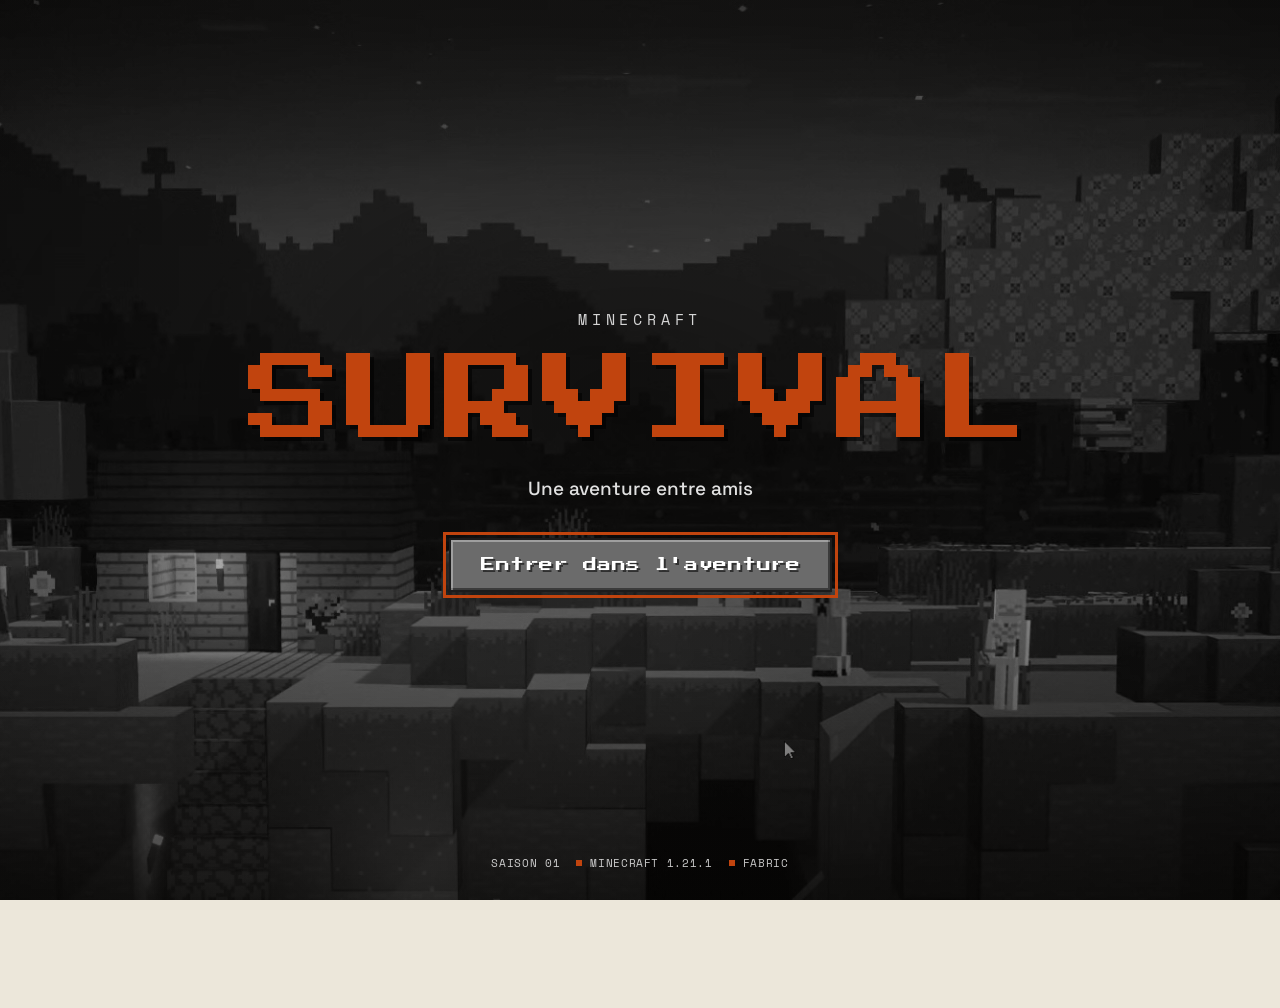
<file: index.html>
<!DOCTYPE html>
<html lang="fr">
<head>
<meta charset="UTF-8">
<meta name="viewport" content="width=device-width, initial-scale=1, viewport-fit=cover">
<meta name="theme-color" content="#ece7da" media="(prefers-color-scheme: light)">
<meta name="theme-color" content="#18160f" media="(prefers-color-scheme: dark)">
<title>Modpacks</title>
<link rel="preconnect" href="https://fonts.googleapis.com">
<link rel="preconnect" href="https://fonts.gstatic.com" crossorigin>
<link rel="icon" type="image/png" href="/assets/logo.png">
<link href="https://fonts.googleapis.com/css2?family=Bricolage+Grotesque:opsz,wght@12..96,400..800&family=Space+Grotesk:wght@400;500;600;700&family=Space+Mono:wght@400;700&family=Press+Start+2P&display=swap" rel="stylesheet">
<link rel="stylesheet" href="/assets/style.css">
<style>
  /* ===== intro cinématique (page d'accueil uniquement) ===== */
  html.intro-lock,html.intro-lock body{overflow:hidden;height:100%}
  .intro{position:fixed;inset:0;z-index:200;background:#0a0806;overflow:hidden;
    display:flex;flex-direction:column;align-items:center;justify-content:center;
    transition:opacity .7s ease,transform .7s ease}
  .intro[hidden]{display:none}
  .intro.leaving{opacity:0;transform:scale(1.04);pointer-events:none}
  .intro-media,.intro-video{position:absolute;inset:0;width:100%;height:100%}
  .intro-video{object-fit:cover;object-position:center;filter:saturate(0)}
  .intro-overlay{position:absolute;inset:0;
    background:radial-gradient(ellipse 60% 55% at 50% 46%,rgba(4,3,2,.62) 0%,rgba(4,3,2,.32) 55%,rgba(4,3,2,.22) 100%),
      linear-gradient(to top,rgba(4,3,2,.65) 0%,rgba(4,3,2,0) 32%),
      linear-gradient(to bottom,rgba(4,3,2,.35) 0%,rgba(4,3,2,0) 22%)}
  .intro-content{position:relative;z-index:2;display:flex;flex-direction:column;align-items:center;
    text-align:center;padding:0 24px;max-width:900px}
  .intro-kicker{font-family:var(--mono);font-size:clamp(12px,1.6vw,15px);letter-spacing:.32em;
    text-transform:uppercase;color:rgba(255,255,255,.82);margin:0;
    opacity:0;transform:translateY(14px)}
  .intro-title{font-family:"Press Start 2P",var(--mono);font-weight:400;text-transform:uppercase;color:var(--accent);
    margin:14px 0 0;font-size:clamp(30px,9.5vw,96px);line-height:1.15;letter-spacing:.02em;
    text-shadow:4px 4px 0 rgba(0,0,0,.55);
    opacity:0;transform:translateY(18px) scale(.98)}
  .intro-sub{font-family:var(--body);font-weight:500;color:rgba(255,255,255,.88);
    font-size:clamp(15px,2vw,19px);margin:18px 0 0;
    opacity:0;transform:translateY(14px)}
  .intro-info{position:absolute;left:0;right:0;bottom:calc(28px + env(safe-area-inset-bottom,0px));z-index:2;
    display:flex;align-items:center;justify-content:center;gap:16px;flex-wrap:wrap;margin:0;padding:0 20px;
    font-family:var(--mono);font-size:11px;letter-spacing:.06em;text-transform:uppercase;
    color:rgba(255,255,255,.78);
    opacity:0}
  .intro-info span{display:inline-flex;align-items:center;gap:8px}
  .intro-info span::before{content:"";width:6px;height:6px;flex:none;background:var(--accent)}
  .intro-info span:first-child::before{display:none}

  .intro.ready .intro-kicker{animation:introUp .6s cubic-bezier(.2,.7,.2,1) .5s forwards}
  .intro.ready .intro-title{animation:introUp .7s cubic-bezier(.2,.7,.2,1) .78s forwards}
  .intro.ready .intro-sub{animation:introUp .6s cubic-bezier(.2,.7,.2,1) 1.12s forwards}
  .intro.ready .mc-btn{animation:introUp .6s cubic-bezier(.2,.7,.2,1) 1.42s forwards}
  .intro.ready .intro-info{animation:introFade .6s ease 1.7s forwards}
  @keyframes introUp{from{opacity:0;transform:translateY(16px) scale(.98)}to{opacity:1;transform:none}}
  @keyframes introFade{from{opacity:0}to{opacity:1}}
  .intro.no-anim .intro-kicker,.intro.no-anim .intro-title,.intro.no-anim .intro-sub,
  .intro.no-anim .mc-btn,.intro.no-anim .intro-info{opacity:1;transform:none;animation:none}

  /* bouton façon interface Minecraft */
  .mc-btn{margin-top:34px;position:relative;font-family:"Press Start 2P",var(--mono);font-size:clamp(11px,1.4vw,14px);
    color:#fff;background:#6b6b6b;border:2px solid #1c1c1c;padding:18px 30px;letter-spacing:.5px;
    cursor:pointer;text-shadow:2px 2px 0 rgba(0,0,0,.55);
    box-shadow:inset 2px 2px 0 rgba(255,255,255,.35),inset -2px -2px 0 rgba(0,0,0,.45);
    transition:filter .15s ease,transform .12s ease,box-shadow .12s ease;
    opacity:0;transform:translateY(14px)}
  .mc-btn:hover{filter:brightness(1.14)}
  .mc-btn:active{transform:translateY(3px);box-shadow:inset -1px -1px 0 rgba(255,255,255,.18),inset 1px 1px 0 rgba(0,0,0,.35)}
  .mc-btn:focus-visible{outline:3px solid var(--accent);outline-offset:3px}
  .mc-btn::after{content:"";position:absolute;inset:-3px;border:1.5px solid var(--accent);opacity:0;pointer-events:none}
  .intro.ready .mc-btn::after{animation:mcPulse 2.8s ease-in-out 2.4s infinite}
  @keyframes mcPulse{0%,100%{opacity:0;transform:scale(1)}50%{opacity:.55;transform:scale(1.05)}}
  @media (prefers-reduced-motion:reduce){.intro.ready .mc-btn::after{animation:none}}

  @media (max-aspect-ratio:1/1){
    .intro-video{object-position:18% center}
  }
  @media (max-width:640px){
    .intro-sub{max-width:32ch}
    .intro-info{gap:10px 14px;font-size:9.5px}
  }
  @media (prefers-reduced-motion:reduce){
    .intro,.intro *{animation:none!important;transition:opacity .3s ease!important}
    .intro-kicker,.intro-title,.intro-sub,.mc-btn,.intro-info{opacity:1!important;transform:none!important}
  }
</style>
</head>
<body>
<section class="intro" id="intro" role="dialog" aria-modal="true" aria-label="Introduction — Minecraft Survival">
  <div class="intro-media">
    <video class="intro-video" id="introVideo" autoplay muted loop playsinline
      poster="/assets/hero-intro-poster.jpg">
      <source src="/assets/hero-intro.webm" type="video/webm">
      <source src="/assets/hero-intro.mp4" type="video/mp4">
    </video>
  </div>
  <div class="intro-overlay"></div>
  <div class="intro-content">
    <p class="intro-kicker">Minecraft</p>
    <h1 class="intro-title">Survival</h1>
    <p class="intro-sub">Une aventure entre amis</p>
    <button type="button" class="mc-btn" id="introEnter" autofocus>Entrer dans l'aventure</button>
  </div>
  <p class="intro-info" id="introInfo"></p>
</section>

<header class="top"><div class="wrap">
  <a href="/" aria-label="Accueil"><img src="/assets/logo.png" alt="" class="mark" width="34" height="40"></a>
  <a href="/" class="word" id="brand" style="text-decoration:none">Modpacks</a>
  <nav class="nav"></nav>
  <div class="hgroup">
    <span class="meta"><span id="hmeta"></span></span>
    <a href="/login" class="mini" title="Accéder au générateur / à la modération">Connexion</a>
  </div>
</div></header>

<div class="wrap">
  <section class="lib-hero reveal">
    <p class="kicker" id="kicker">Bibliothèque</p>
    <h1 id="lib-title">modpacks.</h1>
    <p class="lede" id="lib-lede"></p>
  </section>

  <div class="seclabel reveal" id="seclabel"></div>
  <section class="packs reveal" id="packs"></section>
</div>

<footer class="wrap" id="foot"></footer>

<script src="/data/modpacks.js"></script>
<script src="/assets/home.js"></script>
<script src="/assets/toast.js"></script>
<script>
(function () {
  window.__revealHandled = true;
  function revealHome() {
    var els = [].slice.call(document.querySelectorAll('.reveal'));
    els.forEach(function (el, i) { el.style.transitionDelay = Math.min(i * 80, 240) + 'ms'; });
    requestAnimationFrame(function () { els.forEach(function (el) { el.classList.add('in'); }); });
  }
  var intro = document.getElementById('intro');
  if (!intro) { revealHome(); return; }
  var enterBtn = document.getElementById('introEnter');
  var video = document.getElementById('introVideo');
  var info = document.getElementById('introInfo');
  var reduced = matchMedia('(prefers-reduced-motion: reduce)').matches;

  document.documentElement.classList.add('intro-lock');

  var pack = (window.MODPACKS || [])[0];
  var bits = ['Saison 01'];
  if (pack && pack.mcVersion) bits.push('Minecraft ' + pack.mcVersion);
  if (pack && pack.loader) bits.push(pack.loader);
  if (info) info.innerHTML = bits.map(function (b) { return '<span>' + b + '</span>'; }).join('');

  if (reduced) {
    intro.classList.add('no-anim');
  } else {
    requestAnimationFrame(function () { intro.classList.add('ready'); });
  }

  if (video) {
    var p = video.play();
    if (p && p.catch) p.catch(function () { /* autoplay bloqué : le poster reste affiché */ });
  }

  var dismissed = false;
  function dismiss() {
    if (dismissed) return;
    dismissed = true;
    intro.classList.add('leaving');
    document.documentElement.classList.remove('intro-lock');
    setTimeout(function () {
      intro.hidden = true;
      if (video) video.pause();
    }, reduced ? 320 : 720);
    revealHome();
  }

  enterBtn.addEventListener('click', dismiss);
  document.addEventListener('keydown', function (e) {
    if (e.key === 'Escape' && !intro.hidden) dismiss();
  });
})();
</script>
<script src="/assets/nav.js"></script>
</body>
</html>
</file>
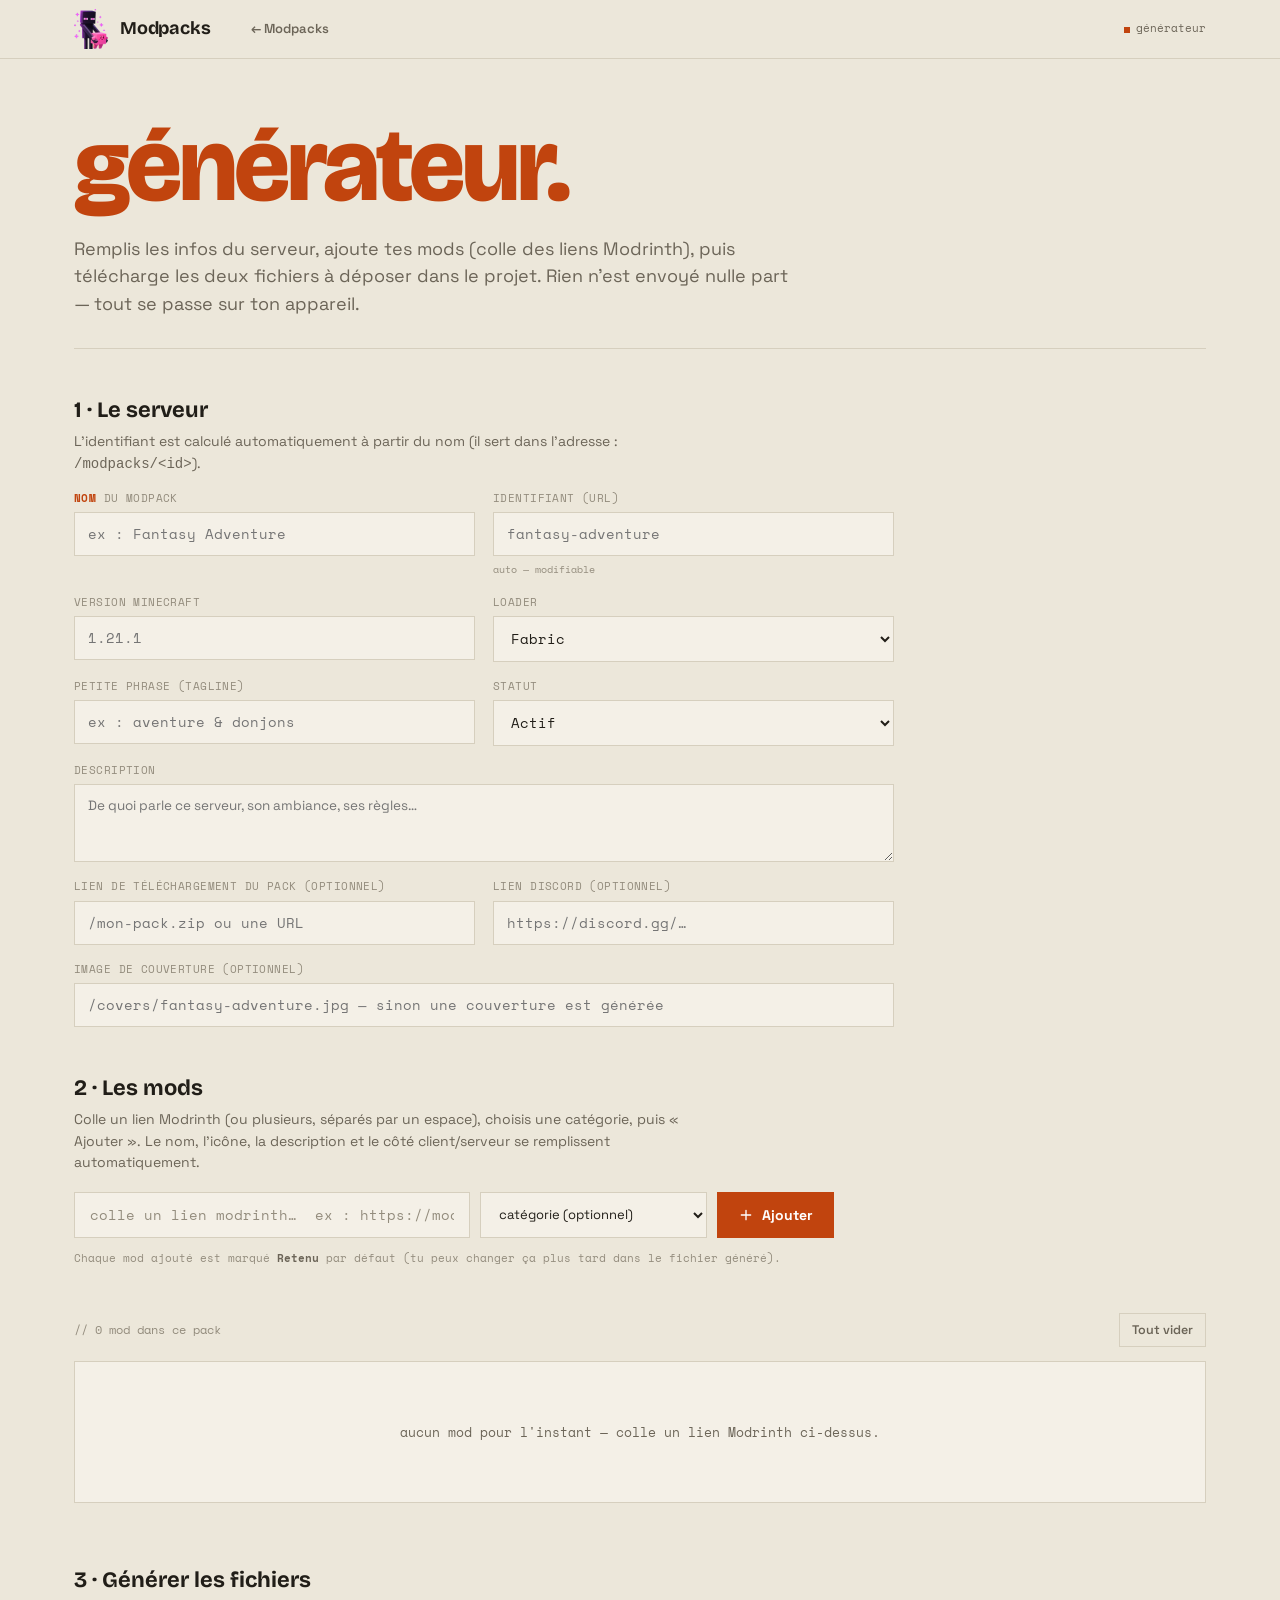
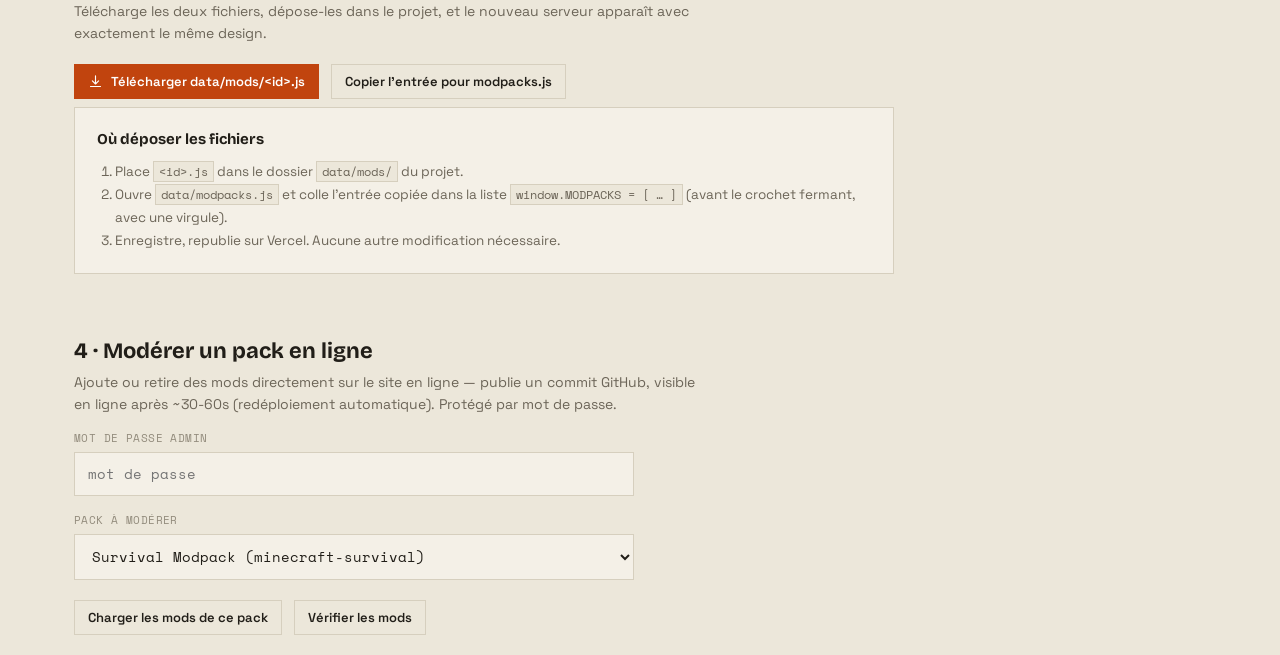
<file: admin.html>
<!DOCTYPE html>
<html lang="fr">
<head>
<meta charset="UTF-8">
<meta name="viewport" content="width=device-width, initial-scale=1, viewport-fit=cover">
<meta name="theme-color" content="#ece7da" media="(prefers-color-scheme: light)">
<meta name="theme-color" content="#18160f" media="(prefers-color-scheme: dark)">
<title>Générateur de modpack</title>
<link rel="preconnect" href="https://fonts.googleapis.com">
<link rel="preconnect" href="https://fonts.gstatic.com" crossorigin>
<link rel="icon" type="image/png" href="/assets/logo.png">
<link href="https://fonts.googleapis.com/css2?family=Bricolage+Grotesque:opsz,wght@12..96,400..800&family=Space+Grotesk:wght@400;500;600;700&family=Space+Mono:wght@400;700&display=swap" rel="stylesheet">
<link rel="stylesheet" href="/assets/style.css">
<style>
  .form{display:grid;grid-template-columns:1fr 1fr;gap:16px 18px;max-width:820px;margin-top:6px}
  .field{display:flex;flex-direction:column;gap:6px}
  .field.wide{grid-column:1/-1}
  .field label{font-family:var(--mono);font-size:10.5px;text-transform:uppercase;letter-spacing:.04em;color:var(--ink-faint)}
  .field label b{color:var(--accent);font-weight:700}
  .field input,.field select,.field textarea{font-family:var(--mono);font-size:13.5px;color:var(--ink);
    background:var(--card);border:1px solid var(--line);padding:11px 13px;outline:none;transition:.14s;width:100%}
  .field textarea{font-family:var(--body);min-height:78px;resize:vertical;line-height:1.5}
  .field input:focus,.field select:focus,.field textarea:focus{border-color:var(--accent);
    box-shadow:0 0 0 3px color-mix(in srgb,var(--accent) 16%,transparent)}
  .field .note{font-family:var(--mono);font-size:10px;color:var(--ink-faint)}
  .secttl{font-family:var(--disp);font-weight:700;font-size:22px;margin:44px 0 4px;color:var(--ink)}
  .secsub{color:var(--ink-soft);font-size:14px;margin:0 0 14px;max-width:70ch}
  .gen-row{display:flex;gap:12px;flex-wrap:wrap;margin:20px 0 8px}
  .gen-row .dl-btn{cursor:pointer;border:1px solid var(--accent)}
  .gen-row .ghost{background:transparent;color:var(--ink);border:1px solid var(--line)}
  .gen-row .ghost:hover{border-color:var(--ink-soft);filter:none}
  .howto{background:var(--card);border:1px solid var(--line);padding:20px 22px;margin:8px 0 60px;max-width:820px}
  .howto h3{font-family:var(--disp);font-size:15px;margin:0 0 10px}
  .howto ol{margin:0;padding-left:18px;color:var(--ink-soft);font-size:13.5px;line-height:1.7}
  .howto code{font-family:var(--mono);font-size:12px;background:var(--paper);border:1px solid var(--line);padding:1px 5px}
  @media (max-width:640px){.form{grid-template-columns:1fr}}
  .card .rm.rm-edit{right:40px}
  .card .rm.rm-edit:hover{border-color:var(--accent);color:var(--accent)}
  .edit-card{display:flex;flex-direction:column;gap:10px}
  .edit-card .field label{font-family:var(--mono);font-size:10px;text-transform:uppercase;letter-spacing:.04em;color:var(--ink-faint)}
  .edit-card .field input,.edit-card .field select,.edit-card .field textarea{font-family:var(--mono);font-size:12.5px;color:var(--ink);
    background:var(--paper);border:1px solid var(--line);padding:8px 10px;outline:none;width:100%}
  .edit-card .field textarea{font-family:var(--body);min-height:60px;resize:vertical}
  .edit-card .ed-row{display:flex;gap:8px;margin-top:2px}
  .edit-card .ed-row button{flex:1}
</style>
</head>
<body>
<header class="top"><div class="wrap">
  <a href="/" aria-label="Accueil"><img src="/assets/logo.png" alt="" class="mark" width="34" height="40"></a>
  <a href="/" class="word" style="text-decoration:none">Modpacks</a>
  <nav class="nav"><a href="/">← Modpacks</a></nav>
  <div class="hgroup"><span class="meta"><span>générateur</span></span></div>
</div></header>

<div class="wrap">
  <section class="hero">
    <h1>générateur.</h1>
    <p class="lede">Remplis les infos du serveur, ajoute tes mods (colle des liens Modrinth), puis télécharge les deux fichiers à déposer dans le projet. Rien n'est envoyé nulle part — tout se passe sur ton appareil.</p>
  </section>

  <div class="secttl">1 · Le serveur</div>
  <p class="secsub">L'identifiant est calculé automatiquement à partir du nom (il sert dans l'adresse : <code>/modpacks/&lt;id&gt;</code>).</p>
  <div class="form">
    <div class="field"><label><b>Nom</b> du modpack</label><input id="f-name" placeholder="ex : Fantasy Adventure"></div>
    <div class="field"><label>Identifiant (URL)</label><input id="f-id" placeholder="fantasy-adventure"><span class="note">auto — modifiable</span></div>
    <div class="field"><label>Version Minecraft</label><input id="f-mc" placeholder="1.21.1"></div>
    <div class="field"><label>Loader</label><select id="f-loader"><option>Fabric</option><option>Forge</option><option>NeoForge</option><option>Quilt</option></select></div>
    <div class="field"><label>Petite phrase (tagline)</label><input id="f-tag" placeholder="ex : aventure & donjons"></div>
    <div class="field"><label>Statut</label><select id="f-status"><option value="active">Actif</option><option value="dev">En développement</option><option value="archived">Archivé</option></select></div>
    <div class="field wide"><label>Description</label><textarea id="f-desc" placeholder="De quoi parle ce serveur, son ambiance, ses règles…"></textarea></div>
    <div class="field"><label>Lien de téléchargement du pack (optionnel)</label><input id="f-dl" placeholder="/mon-pack.zip ou une URL"></div>
    <div class="field"><label>Lien Discord (optionnel)</label><input id="f-discord" placeholder="https://discord.gg/…"></div>
    <div class="field wide"><label>Image de couverture (optionnel)</label><input id="f-cover" placeholder="/covers/fantasy-adventure.jpg — sinon une couverture est générée"></div>
  </div>

  <div class="secttl">2 · Les mods</div>
  <p class="secsub">Colle un lien Modrinth (ou plusieurs, séparés par un espace), choisis une catégorie, puis « Ajouter ». Le nom, l'icône, la description et le côté client/serveur se remplissent automatiquement.</p>
  <div class="builder" style="padding-top:4px">
    <div class="addbar">
      <div class="f"><input id="mk-url" type="text" placeholder="colle un lien modrinth…  ex : https://modrinth.com/mod/sodium" autocomplete="off" spellcheck="false"></div>
      <select id="mk-cat" aria-label="catégorie"></select>
      <button id="mk-add" class="add-btn"><svg viewBox="0 0 24 24" width="16" height="16" fill="none" stroke="currentColor" stroke-width="2" stroke-linecap="round"><path d="M12 5v14M5 12h14"/></svg>Ajouter</button>
    </div>
    <p class="hint">Chaque mod ajouté est marqué <b>Retenu</b> par défaut (tu peux changer ça plus tard dans le fichier généré).</p>
    <p class="err" id="mk-err"></p>
    <div class="mybar"><span class="c" id="my-count"></span><button class="mini danger" id="mk-clear">Tout vider</button></div>
    <section class="grid" id="my-grid"></section>
  </div>

  <div class="secttl">3 · Générer les fichiers</div>
  <p class="secsub">Télécharge les deux fichiers, dépose-les dans le projet, et le nouveau serveur apparaît avec exactement le même design.</p>
  <div class="gen-row">
    <button class="dl-btn" id="gen-mods"><svg viewBox="0 0 24 24" fill="none" stroke="currentColor" stroke-width="1.8" stroke-linecap="round" stroke-linejoin="round"><path d="M12 3v12"/><path d="M7 11l5 5 5-5"/><path d="M4 20h16"/></svg><span>Télécharger data/mods/&lt;id&gt;.js</span></button>
    <button class="dl-btn ghost" id="gen-entry"><span>Copier l'entrée pour modpacks.js</span></button>
  </div>

  <div class="howto">
    <h3>Où déposer les fichiers</h3>
    <ol>
      <li>Place <code>&lt;id&gt;.js</code> dans le dossier <code>data/mods/</code> du projet.</li>
      <li>Ouvre <code>data/modpacks.js</code> et colle l'entrée copiée dans la liste <code>window.MODPACKS = [ … ]</code> (avant le crochet fermant, avec une virgule).</li>
      <li>Enregistre, republie sur Vercel. Aucune autre modification nécessaire.</li>
    </ol>
  </div>

  <div class="secttl">4 · Modérer un pack en ligne</div>
  <p class="secsub">Ajoute ou retire des mods directement sur le site en ligne — publie un commit GitHub, visible en ligne après ~30-60s (redéploiement automatique). Protégé par mot de passe.</p>
  <div class="form" style="max-width:560px">
    <div class="field wide"><label>Mot de passe admin</label><input id="lm-pw" type="password" placeholder="mot de passe" autocomplete="off"></div>
    <div class="field wide"><label>Pack à modérer</label><select id="lm-pack"></select></div>
  </div>
  <div class="gen-row">
    <button class="dl-btn ghost" id="lm-load">Charger les mods de ce pack</button>
    <button class="dl-btn ghost" id="lm-verify" hidden>Vérifier les mods</button>
  </div>
  <p class="err" id="lm-err"></p>
  <pre id="lm-report" class="howto" style="display:none;font-family:var(--mono);font-size:12.5px;line-height:1.8;white-space:pre-wrap;max-width:820px"></pre>

  <div id="lm-panel" hidden>
    <p class="secsub" style="margin-top:0">Colle un lien Modrinth (le mod doit être compatible avec <b id="lm-cfg"></b> — sinon il ne sera pas ajouté). Les dépendances obligatoires sont ajoutées automatiquement.</p>
    <div class="addbar">
      <div class="f"><input id="lm-url" type="text" placeholder="colle un lien modrinth pour ajouter un mod…" autocomplete="off" spellcheck="false"></div>
      <select id="lm-cat" aria-label="catégorie"></select>
      <select id="lm-st" aria-label="statut"><option value="À tester">à tester</option><option value="Retenu">retenu</option></select>
      <button id="lm-add" class="add-btn"><svg viewBox="0 0 24 24" width="16" height="16" fill="none" stroke="currentColor" stroke-width="2" stroke-linecap="round"><path d="M12 5v14M5 12h14"/></svg>Ajouter</button>
    </div>
    <p class="err" id="lm-add-err"></p>
    <section class="grid" id="lm-grid" style="margin-bottom:60px"></section>
  </div>
</div>

<button id="totop" aria-label="Revenir en haut"><svg viewBox="0 0 24 24" fill="none" stroke="currentColor" stroke-width="2" stroke-linecap="round" stroke-linejoin="round"><path d="M12 19V5"/><path d="M6 11l6-6 6 6"/></svg></button>

<script src="/data/modpacks.js"></script>
<script src="/assets/modrinth.js"></script>
<script>
(function(){
  var CATS=window.CATEGORIES||[], CATC=window.CATEGORY_COLORS||{};
  var DKEY='admin:draft:v1';

  function esc(s){return String(s==null?'':s).replace(/[&<>"]/g,function(c){return {'&':'&amp;','<':'&lt;','>':'&gt;','"':'&quot;'}[c];});}
  function slugify(s){return String(s||'').toLowerCase().normalize('NFD').replace(/[\u0300-\u036f]/g,'').replace(/[^a-z0-9]+/g,'-').replace(/^-+|-+$/g,'');}
  function jsstr(s){return '"'+String(s==null?'':s).replace(/\\/g,'\\\\').replace(/"/g,'\\"').replace(/\n/g,'\\n')+'"';}

  /* ---- form persistence ---- */
  var fields={name:'f-name',id:'f-id',mc:'f-mc',loader:'f-loader',tag:'f-tag',status:'f-status',desc:'f-desc',dl:'f-dl',discord:'f-discord',cover:'f-cover'};
  var draft={meta:{},mods:[]};
  try{draft=JSON.parse(localStorage.getItem(DKEY))||draft;}catch(e){}
  draft.meta=(draft.meta&&typeof draft.meta==='object'&&!Array.isArray(draft.meta))?draft.meta:{};
  draft.mods=Array.isArray(draft.mods)?draft.mods.filter(function(m){return m&&typeof m==='object';}):[];
  function saveDraft(){try{localStorage.setItem(DKEY,JSON.stringify(draft));}catch(e){}}

  Object.keys(fields).forEach(function(k){
    var el=document.getElementById(fields[k]);
    if(draft.meta[k]!=null) el.value=draft.meta[k];
    el.addEventListener('input',function(){draft.meta[k]=el.value;saveDraft();});
  });
  var nameEl=document.getElementById('f-name'), idEl=document.getElementById('f-id');
  var idTouched=!!draft.meta.idTouched;
  idEl.addEventListener('input',function(){idTouched=true;draft.meta.idTouched=true;saveDraft();});
  nameEl.addEventListener('input',function(){ if(!idTouched){ idEl.value=slugify(nameEl.value); draft.meta.id=idEl.value; saveDraft(); } });

  /* ---- category select ---- */
  var catSel=document.getElementById('mk-cat');
  catSel.innerHTML='<option value="">catégorie (optionnel)</option>'+CATS.map(function(c){return '<option value="'+esc(c.name)+'">'+c.emoji+' '+esc(c.name)+'</option>';}).join('');

  /* ---- icon helpers (Modrinth + emoji fallback) ---- */
  var inflight=0, queue=[];
  function loadIcons(){document.querySelectorAll('.ph[data-slug]').forEach(function(ph){var slug=ph.dataset.slug;if(!slug||ph.dataset.q)return;ph.dataset.q=1;queue.push({ph:ph,slug:slug});});pump();}
  function pump(){while(inflight<6&&queue.length){var it=queue.shift();inflight++;(function(ph,slug){getIcon(slug).then(function(url){if(url&&ph.isConnected){var col=ph.dataset.col||'#8b8f96',emoji=ph.dataset.emoji||'🧩';var img=new Image();img.onload=function(){ph.outerHTML='<img src="'+esc(url)+'" alt="" data-col="'+esc(col)+'" data-emoji="'+esc(emoji)+'">';};img.src=url;}}).catch(function(){}).finally(function(){inflight--;pump();});})(it.ph,it.slug);}}
  function getIcon(slug){try{var c=localStorage.getItem('mr:'+slug);if(c)return Promise.resolve(c==='0'?null:c);}catch(e){}return fetch('https://api.modrinth.com/v2/project/'+encodeURIComponent(slug)).then(function(r){if(!r.ok)throw 0;return r.json();}).then(function(j){var url=j.icon_url||null;try{localStorage.setItem('mr:'+slug,url||'0');}catch(e){}return url;});}
  function phTile(col,emoji,slug){return '<div class="ph" style="--pc:'+esc(col)+'" data-col="'+esc(col)+'" data-emoji="'+esc(emoji||'🧩')+'"'+(slug?' data-slug="'+esc(slug)+'"':'')+'><span>'+(emoji||'🧩')+'</span></div>';}
  function iconHTML(url,col,emoji,slug){if(url)return '<img src="'+esc(url)+'" alt="" loading="lazy" data-col="'+esc(col)+'" data-emoji="'+esc(emoji||'🧩')+'">';return phTile(col,emoji,slug);}
  document.addEventListener('error',function(e){var t=e.target;if(t&&t.tagName==='IMG'&&t.parentElement&&t.parentElement.classList.contains('icon')&&!t.dataset.fb){t.dataset.fb=1;t.outerHTML=phTile(t.dataset.col||'#8b8f96',t.dataset.emoji||'🧩','');}},true);

  /* ---- mods builder ---- */
  var myGrid=document.getElementById('my-grid'), myCount=document.getElementById('my-count');
  var urlIn=document.getElementById('mk-url'), addBtn=document.getElementById('mk-add'), errEl=document.getElementById('mk-err');

  function pretty(s){return s.replace(/[-_]+/g,' ').replace(/\b\w/g,function(c){return c.toUpperCase();});}
  function slugFrom(x){x=(x||'').trim();var m=x.match(/modrinth\.com\/[a-z]+\/([^\/?#]+)/i);return (m?m[1]:x).replace(/^@/,'').trim();}
  function sideLabel(cs,ss){var c=cs&&cs!=='unsupported',s=ss&&ss!=='unsupported';if(c&&s)return'Client & serveur';if(s&&!c)return'Serveur';if(c&&!s)return'Client';return'';}

  function cardHTML(it,idx){
    var col=CATC[it.cat]||'#8b8f96';
    var emoji=(CATS.filter(function(c){return c.name===it.cat;})[0]||{}).emoji||'🧩';
    var icon=iconHTML(it.icon,col,emoji,it.slug);
    var type=(it.type&&it.type!=='mod')?'<span class="dot">·</span><span>'+esc(it.type)+'</span>':'';
    var side=it.side?'<span class="dot">·</span><span>'+esc(it.side.toLowerCase())+'</span>':'';
    var catname=it.cat||(it.autoAdded?'dépendance':'non classé');
    var ver=it.mver?'<p class="cdep" style="opacity:.8"><b>'+esc((it.ld||'')+' '+(it.mcv||''))+'</b> — v'+esc(it.mver)+' <span style="color:var(--ok)">✓ compatible</span></p>':'';
    var reqby=it.reqBy?'<p class="cdep"><b>requis par</b> — '+esc(it.reqBy)+'</p>':'';
    return '<article class="card"><button class="rm" title="Retirer" data-i="'+idx+'">✕</button>'+
      '<div class="ctop"><div class="icon">'+icon+'</div><div style="min-width:120px;flex:1">'+
      '<div class="cname">'+esc(it.name)+'</div><div class="cmeta"><span class="sw" style="background:'+col+'"></span><span>'+esc(catname)+'</span>'+type+side+'</div></div>'+
      '<span class="status ok">Retenu</span></div><p class="cdesc">'+esc(it.desc||'')+'</p>'+ver+reqby+
      '<a class="go" href="'+esc(it.url)+'" target="_blank" rel="noopener">Voir sur Modrinth <span class="ar">↗</span></a></article>';
  }
  function renderMods(){
    myCount.textContent="// "+draft.mods.length+" mod"+(draft.mods.length>1?"s":"")+" dans ce pack";
    myGrid.innerHTML=draft.mods.length?draft.mods.map(cardHTML).join(''):
      '<div class="empty">aucun mod pour l\'instant — colle un lien Modrinth ci-dessus.</div>';
    loadIcons();
  }
  myGrid.addEventListener('click',function(e){var b=e.target.closest('.rm');if(!b)return;draft.mods.splice(+b.dataset.i,1);saveDraft();renderMods();});

  function addOne(raw){
    var target=Modrinth.parseInput(raw);if(!target)return Promise.resolve({ok:false});
    var mc=document.getElementById('f-mc').value.trim();
    var loader=(document.getElementById('f-loader').value||'').toLowerCase();
    if(!mc||!loader)return Promise.resolve({ok:false,error:"renseigne d'abord la version Minecraft et le loader du serveur (section 1)."});
    var existingSlugs=draft.mods.map(function(m){return m.slug.toLowerCase();});
    return Modrinth.resolveWithDeps(target,mc,loader,{existingSlugs:existingSlugs}).then(function(results){
      var added=[],errors=[];
      results.forEach(function(r){
        if(!r.ok){errors.push((r.project&&r.project.title||r.target)+' — '+r.error);return;}
        var p=r.project,v=r.version,f=r.file;
        if(draft.mods.some(function(m){return m.slug.toLowerCase()===p.slug.toLowerCase();}))return;
        draft.mods.push({
          slug:p.slug,name:p.title,desc:p.description||'',type:p.project_type||'mod',
          side:Modrinth.sideLabel(p.client_side,p.server_side),icon:p.icon_url||'',
          url:'https://modrinth.com/'+(p.project_type||'mod')+'/'+p.slug,
          cat:r.requiredBy?'':(catSel.value||''),
          mver:v.version_number,furl:f.url,fname:f.filename,fsize:f.size||null,vid:v.id,
          mcv:mc,ld:loader,autoAdded:!!r.requiredBy,reqBy:r.requiredBy||null
        });
        added.push(p.title+(r.requiredBy?' (dépendance)':''));
      });
      saveDraft();renderMods();
      return {ok:added.length>0,added:added,errors:errors};
    }).catch(function(){return {ok:false,error:'Modrinth indisponible — réessaie.'};});
  }
  function addFromInput(){
    if(addBtn.disabled)return;
    var raw=urlIn.value.trim();if(!raw){urlIn.focus();return;}
    var parts=raw.split(/[\s,]+/).filter(Boolean);addBtn.disabled=true;errEl.textContent='résolution via Modrinth…';
    var chain=Promise.resolve({added:[],errors:[]});
    parts.forEach(function(p){chain=chain.then(function(acc){return addOne(p).then(function(r){
      if(r.error)acc.errors.push(r.error);
      if(r.added)acc.added=acc.added.concat(r.added);
      if(r.errors)acc.errors=acc.errors.concat(r.errors);
      return acc;
    });});});
    chain.then(function(acc){addBtn.disabled=false;urlIn.value='';urlIn.focus();
      if(acc.errors.length)errEl.textContent=(acc.added.length?acc.added.length+' ajouté(s). ':'')+'Erreurs : '+acc.errors.join(' · ');
      else errEl.textContent=acc.added.length?acc.added.length+' mod(s) ajouté(s) (dépendances incluses).':'';
    });
  }
  addBtn.addEventListener('click',addFromInput);
  urlIn.addEventListener('keydown',function(e){if(e.key==='Enter')addFromInput();});
  document.getElementById('mk-clear').addEventListener('click',function(){if(!draft.mods.length)return;if(confirm('Retirer tous les mods de ce brouillon ?')){draft.mods=[];saveDraft();renderMods();}});

  /* ---- generation ---- */
  function getId(){return (idEl.value.trim()||slugify(nameEl.value)||'mon-modpack');}
  function toModShape(it){
    var emoji=(CATS.filter(function(c){return c.name===it.cat;})[0]||{}).emoji||'🧩';
    return {n:it.name,c:it.cat||'',e:emoji,d:it.desc||'',v:'',s:it.side||'',st:'Retenu',dep:'',u:it.url,sl:it.slug,t:it.type||'mod',i:it.icon||null,
      mver:it.mver||null,furl:it.furl||null,fname:it.fname||null,fsize:it.fsize||null,vid:it.vid||null,
      mcv:it.mcv||null,ld:it.ld||null,autoAdded:!!it.autoAdded,reqBy:it.reqBy||null};
  }
  function download(filename,text){
    var blob=new Blob([text],{type:'text/javascript'});
    var a=document.createElement('a');a.href=URL.createObjectURL(blob);a.download=filename;
    document.body.appendChild(a);a.click();a.remove();setTimeout(function(){URL.revokeObjectURL(a.href);},1500);
  }
  document.getElementById('gen-mods').addEventListener('click',function(){
    var id=getId();
    var arr=draft.mods.map(toModShape);
    var body='/* Mods du modpack "'+id+'" — généré via /admin */\n'+
      'window.MODS_BY_PACK = window.MODS_BY_PACK || {};\n'+
      'window.MODS_BY_PACK['+jsstr(id)+'] = '+JSON.stringify(arr,null,1)+';\n';
    download(id+'.js',body);
  });
  document.getElementById('gen-entry').addEventListener('click',function(){
    var m=draft.meta, id=getId();
    var entry='  {\n'+
      '    id: '+jsstr(id)+',\n'+
      '    name: '+jsstr(m.name||id)+',\n'+
      '    mcVersion: '+jsstr(m.mc||'')+',\n'+
      '    loader: '+jsstr(m.loader||'Fabric')+',\n'+
      '    tagline: '+jsstr(m.tag||'')+',\n'+
      '    description: '+jsstr(m.desc||'')+',\n'+
      '    status: '+jsstr(m.status||'active')+',\n'+
      '    modsCount: '+draft.mods.length+',\n'+
      '    cover: '+jsstr(m.cover||'')+',\n'+
      '    download: '+jsstr(m.dl||'')+',\n'+
      '    discord: '+jsstr(m.discord||'')+'\n'+
      '  },';
    var btn=document.getElementById('gen-entry'), label=btn.querySelector('span'), old=label.textContent;
    navigator.clipboard.writeText(entry).then(function(){label.textContent='copié dans le presse-papier !';setTimeout(function(){label.textContent=old;},1600);})
      .catch(function(){var ta=document.createElement('textarea');ta.value=entry;document.body.appendChild(ta);ta.select();try{document.execCommand('copy');label.textContent='copié !';setTimeout(function(){label.textContent=old;},1600);}catch(_){}ta.remove();});
  });

  /* back-to-top */
  (function(){var tt=document.getElementById('totop');if(!tt)return;addEventListener('scroll',function(){tt.classList.toggle('show',scrollY>420);},{passive:true});tt.addEventListener('click',function(){scrollTo({top:0,behavior:'smooth'});});})();

  try{renderMods();}catch(e){myGrid.innerHTML='<div class="empty">brouillon local illisible — vide-le puis recharge la page.</div>';}

  /* ---- 4 · modération live (add/remove via /api/admin-mods) ---- */
  (function(){
    var PACKS=window.MODPACKS||[];
    var pwEl=document.getElementById('lm-pw'), packSel=document.getElementById('lm-pack');
    var loadBtn=document.getElementById('lm-load'), errEl=document.getElementById('lm-err');
    var verifyBtn=document.getElementById('lm-verify'), reportEl=document.getElementById('lm-report');
    var panel=document.getElementById('lm-panel'), grid=document.getElementById('lm-grid');
    var cfgEl=document.getElementById('lm-cfg');
    var catSel=document.getElementById('lm-cat'), stSel=document.getElementById('lm-st');
    var urlIn=document.getElementById('lm-url'), addBtn=document.getElementById('lm-add'), addErr=document.getElementById('lm-add-err');
    if(!packSel) return;
    var currentId='', currentList=[], editingSlug=null, currentPack=null;

    packSel.innerHTML=PACKS.map(function(p){return '<option value="'+esc(p.id)+'">'+esc(p.name)+' ('+esc(p.id)+')</option>';}).join('');
    catSel.innerHTML='<option value="">catégorie (optionnel)</option>'+CATS.map(function(c){return '<option value="'+esc(c.name)+'">'+c.emoji+' '+esc(c.name)+'</option>';}).join('');

    try{var savedPw=sessionStorage.getItem('admin:pw');if(savedPw)pwEl.value=savedPw;}catch(e){}
    pwEl.addEventListener('input',function(){try{sessionStorage.setItem('admin:pw',pwEl.value);}catch(e){}});

    function api(body){
      return fetch('/api/admin-mods',{method:'POST',headers:{'Content-Type':'application/json','x-admin-password':pwEl.value},body:JSON.stringify(body)})
        .then(function(r){return r.json().catch(function(){return {};}).then(function(j){return {ok:r.ok,status:r.status,body:j};});});
    }
    function loadPackList(id,cb){
      var reg=window.MODS_BY_PACK||{};
      if(reg[id])return cb(reg[id]);
      var s=document.createElement('script');s.src='/data/mods/'+id+'.js';
      s.onload=function(){cb((window.MODS_BY_PACK||{})[id]||[]);};
      s.onerror=function(){cb([]);};
      document.head.appendChild(s);
    }
    function modCard(m){
      var col=CATC[m.c]||'#8b8f96', emoji=m.e||'🧩';
      var icon=iconHTML(m.i,col,emoji,m.sl);
      var ver=m.mver?'<p class="cdep" style="opacity:.8"><b>'+esc((m.ld||'')+' '+(m.mcv||''))+'</b> — v'+esc(m.mver)+' <span style="color:var(--ok)">✓ compatible</span></p>':'';
      var reqby=m.reqBy?'<p class="cdep"><b>requis par</b> — '+esc(m.reqBy)+'</p>':'';
      return '<article class="card"><button class="rm rm-edit" title="Modifier" data-edit-sl="'+esc(m.sl)+'">✎</button>'+
        '<button class="rm rm-del" title="Supprimer" data-sl="'+esc(m.sl)+'">✕</button>'+
        '<div class="ctop"><div class="icon">'+icon+'</div><div style="min-width:120px;flex:1">'+
        '<div class="cname">'+esc(m.n)+'</div><div class="cmeta"><span class="sw" style="background:'+col+'"></span><span>'+esc(m.c)+'</span></div></div></div>'+
        '<p class="cdesc">'+esc(m.d||'')+'</p>'+ver+reqby+
        '<a class="go" href="'+esc(m.u)+'" target="_blank" rel="noopener">Voir sur Modrinth <span class="ar">↗</span></a></article>';
    }
    function editFormHTML(m){
      var catOpts='<option value="">non classé</option>'+CATS.map(function(c){return '<option value="'+esc(c.name)+'"'+(c.name===m.c?' selected':'')+'>'+c.emoji+' '+esc(c.name)+'</option>';}).join('');
      return '<article class="card edit-card">'+
        '<div class="field"><label>Nom</label><input class="ed-n" value="'+esc(m.n)+'"></div>'+
        '<div class="field"><label>Catégorie</label><select class="ed-c">'+catOpts+'</select></div>'+
        '<div class="field"><label>Statut</label><input class="ed-st" value="'+esc(m.st||'')+'" placeholder="À tester / Retenu / Incompatible…"></div>'+
        '<div class="field"><label>Côté</label><input class="ed-s" value="'+esc(m.s||'')+'" placeholder="Client + Serveur"></div>'+
        '<div class="field"><label>Dépendances</label><input class="ed-dep" value="'+esc(m.dep||'')+'"></div>'+
        '<div class="field"><label>Description</label><textarea class="ed-d">'+esc(m.d||'')+'</textarea></div>'+
        '<div class="ed-row"><button class="dl-btn ed-save" data-sl="'+esc(m.sl)+'">Enregistrer</button><button class="dl-btn ghost ed-cancel">Annuler</button></div>'+
        '</article>';
    }
    function renderGrid(){
      grid.innerHTML=currentList.length?currentList.map(function(m){return m.sl===editingSlug?editFormHTML(m):modCard(m);}).join(''):'<div class="empty">aucun mod dans ce pack.</div>';
      loadIcons();
    }

    loadBtn.addEventListener('click',function(){
      errEl.textContent='';panel.hidden=true;reportEl.style.display='none';verifyBtn.hidden=true;
      if(!pwEl.value){errEl.textContent='entre le mot de passe admin.';return;}
      currentId=packSel.value;
      currentPack=PACKS.filter(function(p){return p.id===currentId;})[0]||null;
      loadBtn.disabled=true;
      loadPackList(currentId,function(list){
        loadBtn.disabled=false;currentList=list.slice();panel.hidden=false;renderGrid();
        if(currentPack){
          cfgEl.textContent='Minecraft '+(currentPack.mcVersion||'?')+' + '+(currentPack.loader||'?');
          verifyBtn.hidden=false;
        } else {
          cfgEl.textContent='(config introuvable)';
        }
      });
    });

    verifyBtn.addEventListener('click',function(){
      if(!currentPack){errEl.textContent="config du pack introuvable (mcVersion/loader manquants dans modpacks.js).";return;}
      var mc=currentPack.mcVersion, loader=(currentPack.loader||'').toLowerCase();
      verifyBtn.disabled=true;reportEl.style.display='block';reportEl.textContent='Vérification de '+currentList.length+' mods en cours…';
      Modrinth.verifyPack(currentList,mc,loader,5).then(function(results){
        verifyBtn.disabled=false;
        var icons={ok:'✓',info:'ℹ',warn:'⚠',error:'⚠'};
        var lines=results.map(function(r){return icons[r.status]+' '+r.name+' — '+r.message;});
        var okCount=results.filter(function(r){return r.status==='ok';}).length;
        var errCount=results.filter(function(r){return r.status==='error';}).length;
        reportEl.textContent='// '+okCount+'/'+results.length+' compatibles, '+errCount+' problème(s)\n\n'+lines.join('\n');
      }).catch(function(){verifyBtn.disabled=false;reportEl.textContent='Modrinth indisponible — réessaie plus tard.';});
    });

    grid.addEventListener('click',function(e){
      var editBtn=e.target.closest('.rm-edit');
      if(editBtn){editingSlug=editBtn.dataset.editSl;renderGrid();return;}

      var cancelBtn=e.target.closest('.ed-cancel');
      if(cancelBtn){editingSlug=null;renderGrid();return;}

      var saveBtn=e.target.closest('.ed-save');
      if(saveBtn){
        var card=saveBtn.closest('.edit-card');
        var slug=saveBtn.dataset.sl;
        var upd={
          n:card.querySelector('.ed-n').value.trim(),
          c:card.querySelector('.ed-c').value,
          st:card.querySelector('.ed-st').value.trim(),
          s:card.querySelector('.ed-s').value.trim(),
          dep:card.querySelector('.ed-dep').value.trim(),
          d:card.querySelector('.ed-d').value.trim()
        };
        if(!upd.n){errEl.textContent='le nom ne peut pas être vide.';return;}
        saveBtn.disabled=true;errEl.textContent='';
        api({action:'edit',packId:currentId,slug:slug,mod:upd}).then(function(res){
          if(!res.ok){errEl.textContent='erreur : '+(res.body&&res.body.error||res.status);saveBtn.disabled=false;return;}
          currentList=currentList.map(function(m){return m.sl===slug?Object.assign({},m,upd):m;});
          editingSlug=null;renderGrid();
        });
        return;
      }

      var delBtn=e.target.closest('.rm-del');
      if(delBtn){
        var dslug=delBtn.dataset.sl;
        if(!confirm('Retirer "'+dslug+'" du pack en ligne ?'))return;
        delBtn.disabled=true;errEl.textContent='';
        api({action:'remove',packId:currentId,slug:dslug}).then(function(res){
          if(!res.ok){errEl.textContent='erreur : '+(res.body&&res.body.error||res.status);delBtn.disabled=false;return;}
          currentList=currentList.filter(function(m){return m.sl!==dslug;});renderGrid();
        });
      }
    });

    addBtn.addEventListener('click',function(){
      var raw=urlIn.value.trim();if(!raw){urlIn.focus();return;}
      if(!pwEl.value){addErr.textContent='entre le mot de passe admin.';return;}
      if(!currentId){addErr.textContent="charge un pack d'abord.";return;}
      if(!currentPack||!currentPack.mcVersion||!currentPack.loader){addErr.textContent="config du pack introuvable (mcVersion/loader).";return;}
      var mc=currentPack.mcVersion, loader=currentPack.loader.toLowerCase();
      var targets=raw.split(/[\s,]+/).filter(Boolean).map(Modrinth.parseInput).filter(Boolean);
      if(!targets.length)return;

      addBtn.disabled=true;addErr.textContent='résolution via Modrinth ('+mc+' + '+loader+')…';

      var existingSlugs=currentList.map(function(m){return (m.sl||'').toLowerCase();});
      var chain=Promise.resolve([]);
      targets.forEach(function(t){
        chain=chain.then(function(acc){
          return Modrinth.resolveWithDeps(t,mc,loader,{existingSlugs:existingSlugs.concat(acc.map(function(m){return m.sl.toLowerCase();}))})
            .then(function(results){return acc.concat(results);});
        });
      });

      chain.then(function(results){
        var toAdd=[],errors=[];
        results.forEach(function(r){
          if(!r.ok){errors.push((r.project&&r.project.title||r.target)+' — '+r.error);return;}
          var p=r.project,v=r.version,f=r.file;
          if(toAdd.some(function(m){return m.sl.toLowerCase()===p.slug.toLowerCase();}))return;
          var emoji=(CATS.filter(function(c){return c.name===catSel.value;})[0]||{}).emoji||'🧩';
          toAdd.push({
            n:p.title,c:r.requiredBy?'':(catSel.value||''),e:emoji,d:p.description||'',v:'',
            s:Modrinth.sideLabel(p.client_side,p.server_side),st:r.requiredBy?'Retenu':(stSel.value||'À tester'),
            dep:'',u:'https://modrinth.com/'+(p.project_type||'mod')+'/'+p.slug,sl:p.slug,t:p.project_type||'mod',i:p.icon_url||null,
            mver:v.version_number,furl:f.url,fname:f.filename,fsize:f.size||null,vid:v.id,
            mcv:mc,ld:loader,autoAdded:!!r.requiredBy,reqBy:r.requiredBy||null
          });
        });
        if(!toAdd.length){addErr.textContent=errors.length?('rien à ajouter — erreurs : '+errors.join(' · ')):'déjà dans la liste (ou aucune dépendance manquante à ajouter).';addBtn.disabled=false;return;}
        return api({action:'addBatch',packId:currentId,mods:toAdd}).then(function(res){
          addBtn.disabled=false;
          if(!res.ok){addErr.textContent='erreur : '+(res.body&&res.body.error||res.status);return;}
          currentList=currentList.concat(toAdd);urlIn.value='';renderGrid();
          addErr.textContent=toAdd.length+' mod(s) ajouté(s)'+(errors.length?' — erreurs : '+errors.join(' · '):'')+'.';
        });
      }).catch(function(){addBtn.disabled=false;addErr.textContent='Modrinth indisponible — réessaie.';});
    });
  })();
})();
</script>
</body>
</html>
</file>
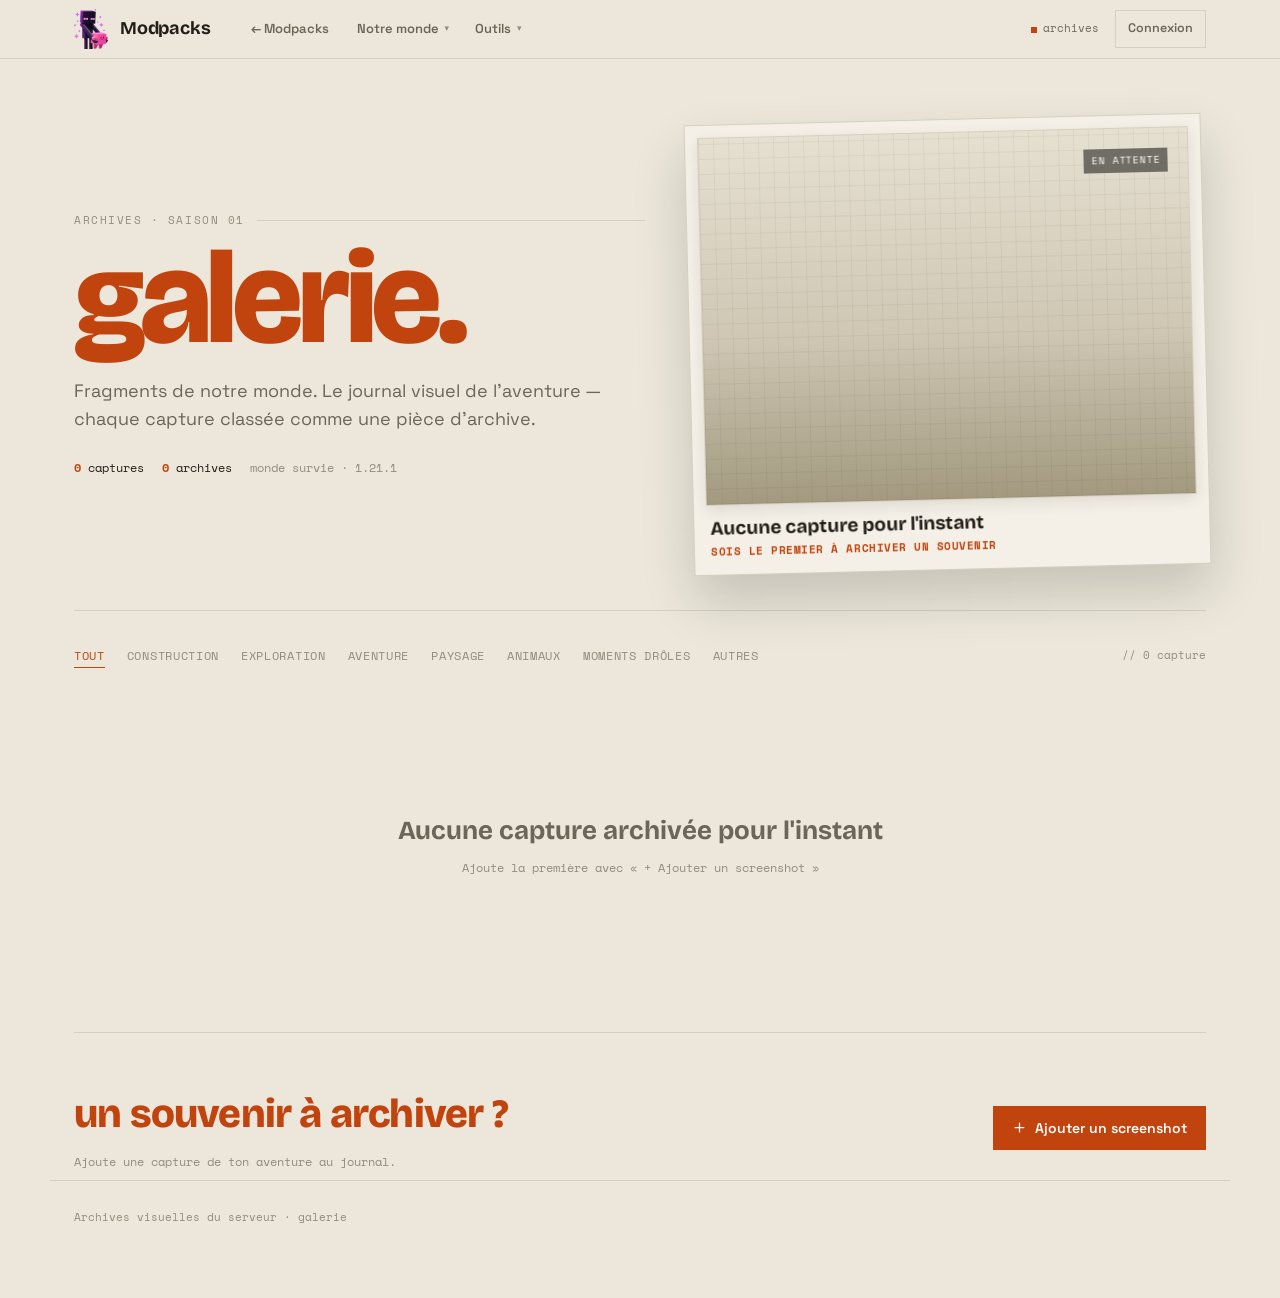
<file: galerie.html>
<!DOCTYPE html>
<html lang="fr">
<head>
<meta charset="UTF-8">
<meta name="viewport" content="width=device-width, initial-scale=1, viewport-fit=cover">
<meta name="theme-color" content="#ece7da" media="(prefers-color-scheme: light)">
<meta name="theme-color" content="#18160f" media="(prefers-color-scheme: dark)">
<title>Galerie</title>
<link rel="preconnect" href="https://fonts.googleapis.com">
<link rel="preconnect" href="https://fonts.gstatic.com" crossorigin>
<link rel="icon" type="image/png" href="/assets/logo.png">
<link href="https://fonts.googleapis.com/css2?family=Bricolage+Grotesque:opsz,wght@12..96,400..800&family=Space+Grotesk:wght@400;500;600;700&family=Space+Mono:wght@400;700&display=swap" rel="stylesheet">
<link rel="stylesheet" href="/assets/style.css">
<style>
  /* ============ HERO éditorial ============ */
  .ghero{display:grid;grid-template-columns:1.05fr .95fr;gap:44px;align-items:center;
    padding:60px 0 40px;border-bottom:1px solid var(--line)}
  .gh-kicker{font-family:var(--mono);font-size:11px;letter-spacing:.14em;text-transform:uppercase;
    color:var(--ink-faint);margin:0 0 16px;display:flex;align-items:center;gap:12px}
  .gh-kicker::after{content:"";height:1px;flex:1;background:var(--line)}
  .ghero h1{font-family:var(--disp);font-weight:800;color:var(--accent);text-transform:lowercase;margin:0;
    font-size:clamp(58px,12vw,132px);line-height:.82;letter-spacing:-.04em}
  .gh-sub{max-width:44ch;margin:24px 0 0;color:var(--ink-soft);font-size:clamp(15px,2.2vw,18px)}
  .gh-meta{margin-top:26px;font-family:var(--mono);font-size:12px;color:var(--ink);display:flex;gap:8px 18px;flex-wrap:wrap}
  .gh-meta b{color:var(--accent)}
  .gh-meta i{color:var(--ink-faint);font-style:normal}
  /* plaque « cover » */
  .gh-plate{position:relative;background:var(--card);border:1px solid var(--line);padding:12px 12px 0;
    box-shadow:0 26px 50px rgba(0,0,0,.16);transform:rotate(-1.4deg);cursor:pointer;transition:transform .3s}
  .gh-plate:hover{transform:rotate(0)}
  .gh-plate .frame{position:relative;aspect-ratio:4/3;overflow:hidden}
  .gh-plate .frame img{width:100%;height:100%;object-fit:cover;display:block}
  .gh-plate .arch{position:absolute;top:20px;right:20px;z-index:2;font-family:var(--mono);font-size:10px;
    letter-spacing:.08em;color:#fff;background:rgba(0,0,0,.5);padding:4px 8px;backdrop-filter:blur(2px)}
  .gh-cap{padding:13px 4px 15px;display:grid;grid-template-columns:1fr auto;gap:6px 14px;align-items:end}
  .gh-cap .t{font-family:var(--disp);font-weight:700;font-size:19px;line-height:1;grid-column:1/-1}
  .gh-cap .who{font-family:var(--mono);font-size:10.5px;color:var(--ink-soft);text-transform:uppercase;letter-spacing:.05em}
  .gh-cap .who b{color:var(--accent);font-weight:700;display:block}
  .gh-cap .co{font-family:var(--mono);font-size:10.5px;color:var(--ink-faint);text-align:right}

  /* ============ FILTRES minimalistes ============ */
  .gbar{display:flex;align-items:center;justify-content:space-between;gap:18px;flex-wrap:wrap;padding:30px 0 6px}
  .gfilters{display:flex;flex-wrap:wrap;gap:4px 22px}
  .gf{font-family:var(--mono);font-size:11.5px;letter-spacing:.06em;text-transform:uppercase;color:var(--ink-faint);
    background:none;border:none;padding:6px 0;cursor:pointer;position:relative;transition:color .15s}
  .gf::after{content:"";position:absolute;left:0;right:100%;bottom:2px;height:1.5px;background:var(--accent);transition:right .22s}
  .gf:hover{color:var(--ink)}
  .gf.active{color:var(--accent)}
  .gf.active::after{right:0}
  .gcount{font-family:var(--mono);font-size:11px;color:var(--ink-faint);white-space:nowrap}

  /* ============ MOODBOARD ============ */
  .board-wrap{position:relative;padding:26px 0 6px}
  .board{display:grid;grid-template-columns:repeat(12,1fr);grid-auto-rows:44px;gap:16px;grid-auto-flow:dense}
  .board>*{opacity:0;transform:translateY(16px);transition:opacity .6s ease,transform .6s cubic-bezier(.2,.7,.2,1)}
  .board>*.in{opacity:1;transform:none}
  .board>*.leaving{opacity:0;transform:scale(.985);transition:.16s ease}

  .shot{position:relative;cursor:pointer}
  .shot:hover{z-index:8}
  .rotor{height:100%;display:flex;flex-direction:column;transform:rotate(var(--rot,0deg));opacity:1;
    transform-origin:center;transition:transform .3s cubic-bezier(.2,.7,.2,1),opacity .3s}
  .shot:hover .rotor{transform:rotate(0deg) scale(1.05)}
  .shot.removing{pointer-events:none}
  .shot.removing .rotor{transform:scale(.55) rotate(5deg);opacity:0;transition:.36s ease}

  /* tailles */
  .shot.feature{grid-column:span 7;grid-row:span 8}
  .shot.w{grid-column:span 6;grid-row:span 4}
  .shot.m{grid-column:span 5;grid-row:span 5}
  .shot.t{grid-column:span 4;grid-row:span 7}
  .shot.s{grid-column:span 4;grid-row:span 4}
  .shot.xs{grid-column:span 3;grid-row:span 4}

  .frame{position:relative;flex:1;overflow:hidden;background:var(--card);border:1px solid var(--line);
    box-shadow:0 5px 14px rgba(0,0,0,.09)}
  .frame img{width:100%;height:100%;object-fit:cover;display:block}
  .scene{position:absolute;inset:0}
  .scene::after{content:"";position:absolute;inset:0;
    background:repeating-linear-gradient(0deg,rgba(0,0,0,.045) 0 1px,transparent 1px 15px),
               repeating-linear-gradient(90deg,rgba(0,0,0,.045) 0 1px,transparent 1px 15px);mix-blend-mode:multiply}
  .scene .stag{position:absolute;inset:0;display:grid;place-items:center;font-family:var(--mono);font-size:10px;
    letter-spacing:.16em;text-transform:uppercase;color:rgba(255,255,255,.5)}
  .archno{position:absolute;top:8px;left:8px;z-index:2;font-family:var(--mono);font-size:8.5px;letter-spacing:.08em;
    color:rgba(255,255,255,.92);background:rgba(0,0,0,.42);padding:3px 6px;backdrop-filter:blur(2px)}
  .hovermeta{position:absolute;left:0;right:0;bottom:0;z-index:2;padding:26px 12px 11px;color:#fff;
    background:linear-gradient(to top,rgba(0,0,0,.82),rgba(0,0,0,.25) 62%,transparent);
    opacity:0;transform:translateY(8px);transition:opacity .24s,transform .24s}
  .hovermeta .t{font-family:var(--disp);font-weight:700;font-size:15px;line-height:1.15;display:block}
  .hovermeta .by{font-family:var(--mono);font-size:10px;color:rgba(255,255,255,.82);margin-top:4px;display:flex;gap:8px;flex-wrap:wrap}
  .shot:hover .hovermeta{opacity:1;transform:none}

  /* plaque montée (traitement magazine, légende visible) */
  .rotor.plate{background:var(--card);border:1px solid var(--line);padding:9px 9px 0;box-shadow:0 12px 26px rgba(0,0,0,.14);
    transition:box-shadow .2s ease}
  .shot:hover .rotor.plate{box-shadow:0 18px 36px rgba(0,0,0,.2)}
  .rotor.plate .frame{border:none;box-shadow:none}
  .rotor.plate .hovermeta{display:none}
  .cap{padding:11px 3px 12px;display:grid;grid-template-columns:1fr auto;gap:4px 12px;align-items:end}
  .cap .t{font-family:var(--disp);font-weight:700;font-size:clamp(15px,1.5vw,20px);line-height:1.02;grid-column:1/-1}
  .cap .who{font-family:var(--mono);font-size:10px;color:var(--ink-soft);text-transform:uppercase;letter-spacing:.05em}
  .cap .who b{color:var(--accent);font-weight:700;display:block}
  .cap .co{font-family:var(--mono);font-size:9.5px;color:var(--ink-faint);text-align:right;white-space:nowrap}
  .cap .rule{grid-column:1/-1;height:1px;background:var(--line);margin:2px 0 5px}

  /* menu … + suppression */
  .tools{position:absolute;top:8px;right:8px;z-index:4;opacity:0;transition:opacity .18s}
  .shot:hover .tools,.tools.open{opacity:1}
  .more{width:26px;height:26px;display:grid;place-items:center;cursor:pointer;color:#fff;
    background:rgba(0,0,0,.42);border:1px solid rgba(255,255,255,.25);backdrop-filter:blur(2px);font-size:15px;line-height:1}
  .more:hover{background:var(--accent);border-color:var(--accent)}
  .menu{position:absolute;top:30px;right:0;min-width:132px;background:var(--card);border:1px solid var(--line);
    box-shadow:0 16px 34px rgba(0,0,0,.22);padding:5px;display:none}
  .tools.open .menu{display:block}
  .menu button{display:flex;align-items:center;gap:8px;width:100%;text-align:left;font-family:var(--body);font-size:13px;
    color:var(--ink);background:none;border:none;padding:8px 10px;cursor:pointer}
  .menu button:hover{background:var(--paper);color:var(--bad)}

  /* annotations & vides */
  .anno{grid-column:span 3;grid-row:span 4;display:flex;flex-direction:column;justify-content:center;gap:8px;
    padding:4px 6px;transform:rotate(var(--rot,0deg))}
  .anno .big{font-family:var(--disp);font-weight:800;font-size:clamp(22px,2.4vw,34px);line-height:.9;color:var(--ink);letter-spacing:-.02em}
  .anno .sub{font-family:var(--mono);font-size:10px;letter-spacing:.14em;text-transform:uppercase;color:var(--accent)}
  .anno .mini{font-family:var(--mono);font-size:10.5px;color:var(--ink-faint);letter-spacing:.04em;line-height:1.7}
  .anno .rule{height:1px;background:var(--line);margin:2px 0}
  .anno .coord{font-family:var(--mono);font-size:11px;color:var(--ink-soft);line-height:1.7}
  .void{grid-column:span 2;grid-row:span 3}

  /* ============ section partage ============ */
  .share{border-top:1px solid var(--line);margin-top:40px;padding:50px 0 8px;display:flex;align-items:center;
    justify-content:space-between;gap:20px;flex-wrap:wrap}
  .share h2{font-family:var(--disp);font-weight:800;color:var(--accent);text-transform:lowercase;
    font-size:clamp(26px,4vw,40px);margin:0;letter-spacing:-.02em}
  .share p{font-family:var(--mono);font-size:12px;color:var(--ink-faint);margin:8px 0 0}
  .share .dl-btn{font-size:14px;padding:12px 18px}

  /* ============ lightbox ============ */
  .lb{position:fixed;inset:0;z-index:80;background:rgba(12,9,5,.9);backdrop-filter:blur(8px);
    display:flex;flex-direction:column;align-items:center;justify-content:center;padding:44px 20px;
    animation:lbfade .2s ease}
  @keyframes lbfade{from{opacity:0}to{opacity:1}}
  .lb[hidden]{display:none}
  .lb-stage{position:relative;border:1px solid rgba(255,255,255,.15);background:#000;box-shadow:0 30px 80px rgba(0,0,0,.55);
    animation:lbpop .28s cubic-bezier(.2,.7,.2,1)}
  @keyframes lbpop{from{opacity:0;transform:scale(.96)}to{opacity:1;transform:scale(1)}}
  .lb-stage img{display:block;max-width:min(1000px,92vw);max-height:72vh}
  .lb-stage .scene{position:relative;inset:auto;width:min(760px,88vw);height:min(52vh,520px)}
  .lb-info{color:#fff;text-align:center;margin-top:20px;max-width:680px}
  .lb-info .t{font-family:var(--disp);font-weight:700;font-size:22px}
  .lb-info .by{font-family:var(--mono);font-size:11.5px;color:rgba(255,255,255,.72);margin-top:8px;
    display:flex;gap:8px 16px;justify-content:center;flex-wrap:wrap}
  .lb-info .by b{color:#fff;font-weight:700}
  .lb-info .d{color:rgba(255,255,255,.85);font-size:14px;margin-top:12px;line-height:1.55}
  .lb-btn{position:fixed;top:50%;transform:translateY(-50%);width:52px;height:52px;display:grid;place-items:center;
    background:rgba(255,255,255,.08);border:1px solid rgba(255,255,255,.2);color:#fff;cursor:pointer;transition:.15s}
  .lb-btn:hover{background:var(--accent);border-color:var(--accent)}
  .lb-prev{left:16px}.lb-next{right:16px}.lb-btn svg{width:22px;height:22px}
  .lb-close{position:fixed;top:16px;right:16px;width:44px;height:44px;display:grid;place-items:center;
    background:rgba(255,255,255,.08);border:1px solid rgba(255,255,255,.2);color:#fff;cursor:pointer;font-size:19px}
  .lb-close:hover{background:var(--accent);border-color:var(--accent)}

  /* ============ modales (ajout + confirmation) ============ */
  .modal{position:fixed;inset:0;z-index:90;background:rgba(12,9,5,.72);backdrop-filter:blur(4px);
    display:flex;align-items:flex-start;justify-content:center;padding:40px 18px;overflow:auto;animation:lbfade .18s ease}
  .modal[hidden]{display:none}
  .sheet{background:var(--paper);border:1px solid var(--line);max-width:720px;width:100%;box-shadow:0 30px 80px rgba(0,0,0,.42);
    animation:lbpop .24s cubic-bezier(.2,.7,.2,1)}
  .sheet.sm{max-width:440px}
  .sheet-head{display:flex;align-items:center;justify-content:space-between;padding:19px 22px;border-bottom:1px solid var(--line)}
  .sheet-head h2{font-family:var(--disp);font-weight:700;font-size:18px;margin:0}
  .sheet-head .x{width:34px;height:34px;display:grid;place-items:center;cursor:pointer;background:var(--card);border:1px solid var(--line);color:var(--ink);font-size:16px}
  .sheet-head .x:hover{border-color:var(--accent);color:var(--accent)}
  .sheet-body{display:grid;grid-template-columns:1fr 1fr;gap:22px;padding:22px}
  .sheet-msg{padding:20px 22px;color:var(--ink-soft);font-size:14px;line-height:1.6}
  .fieldset{display:flex;flex-direction:column;gap:13px}
  .field{display:flex;flex-direction:column;gap:6px}
  .field.row2{display:grid;grid-template-columns:1fr 1fr;gap:12px}
  .field label{font-family:var(--mono);font-size:10px;text-transform:uppercase;letter-spacing:.04em;color:var(--ink-faint)}
  .field label b{color:var(--accent)}
  .field input,.field select,.field textarea{font-family:var(--mono);font-size:13px;color:var(--ink);background:var(--card);
    border:1px solid var(--line);padding:10px 12px;outline:none;transition:.14s;width:100%}
  .field textarea{font-family:var(--body);min-height:64px;resize:vertical;line-height:1.5}
  .field input:focus,.field select:focus,.field textarea:focus{border-color:var(--accent);box-shadow:0 0 0 3px color-mix(in srgb,var(--accent) 16%,transparent)}
  .drop{border:1px dashed var(--line);background:var(--card);aspect-ratio:16/10;display:grid;place-items:center;text-align:center;cursor:pointer;overflow:hidden;position:relative;transition:.15s}
  .drop:hover{border-color:var(--accent)}.drop img{position:absolute;inset:0;width:100%;height:100%;object-fit:cover}
  .drop .ph{font-family:var(--mono);font-size:11px;color:var(--ink-faint);padding:16px;line-height:1.6}
  .prev-label{font-family:var(--mono);font-size:10px;color:var(--ink-faint);margin:0 0 8px;text-transform:uppercase;letter-spacing:.04em}
  .prev-card{position:relative;aspect-ratio:4/3;overflow:hidden;border:1px solid var(--line);background:var(--card);box-shadow:0 10px 24px rgba(0,0,0,.12)}
  .prev-card .scene,.prev-card img{position:absolute;inset:0;width:100%;height:100%;object-fit:cover}
  .prev-card .hovermeta{opacity:1;transform:none;display:block}
  .sheet-foot{display:flex;align-items:center;gap:12px;padding:16px 22px;border-top:1px solid var(--line);flex-wrap:wrap}
  .sheet-foot .err{font-family:var(--mono);font-size:11px;color:var(--bad)}
  .sheet-foot .actions{display:flex;gap:10px;margin-left:auto}
  .btn-ghost{font-family:var(--body);font-weight:600;font-size:13px;background:transparent;color:var(--ink);border:1px solid var(--line);padding:11px 16px;cursor:pointer;
    transition:border-color .18s ease,transform .18s ease}
  .btn-ghost:hover{border-color:var(--ink-soft);transform:translateY(-1px)}
  .btn-ghost:active{transform:translateY(0)}
  .btn-danger{font-family:var(--body);font-weight:600;font-size:13px;background:transparent;color:var(--bad);border:1px solid var(--bad);padding:11px 16px;cursor:pointer;
    transition:background .18s ease,color .18s ease,transform .18s ease}
  .btn-danger:hover{background:var(--bad);color:#fff;transform:translateY(-1px)}
  .btn-danger:active{transform:translateY(0)}

  /* ============ responsive ============ */
  @media (max-width:960px){
    .ghero{grid-template-columns:1fr;gap:28px}
    .board{grid-template-columns:repeat(8,1fr);grid-auto-rows:42px}
    .shot.feature{grid-column:span 8;grid-row:span 6}
    .shot.w,.shot.m{grid-column:span 4;grid-row:span 4}
    .shot.t{grid-column:span 4;grid-row:span 5}.shot.s,.shot.xs{grid-column:span 4;grid-row:span 4}
    .anno{grid-column:span 4;grid-row:span 3}.void{display:none}
  }
  @media (max-width:640px){
    .board{grid-template-columns:repeat(2,1fr);grid-auto-rows:74px;gap:12px}
    .shot,.anno{--rot:0deg}
    .shot.feature{grid-column:span 2;grid-row:span 4}
    .shot.w,.shot.m,.shot.t,.shot.s,.shot.xs{grid-column:span 1;grid-row:span 3}
    .anno{grid-column:span 2;grid-row:span 2}
    .hovermeta{opacity:1;transform:none;padding:20px 10px 8px}
    .tools{opacity:1}
    .shot:hover .rotor{transform:scale(1.02)}
    .sheet-body{grid-template-columns:1fr}
  }
  @media (prefers-reduced-motion:reduce){
    .board>*{opacity:1;transform:none;transition:none}
    .rotor,.shot:hover .rotor,.gh-plate{transition:none}
  }
</style>
</head>
<body>
<header class="top"><div class="wrap">
  <a href="/" aria-label="Accueil"><img src="/assets/logo.png" alt="" class="mark" width="34" height="40"></a>
  <a href="/" class="word" style="text-decoration:none">Modpacks</a>
  <nav class="nav">
    <a href="/" class="nav-primary">← Modpacks</a>
  </nav>
  <div class="hgroup">
    <span class="meta"><span>archives</span></span>
    <a href="/login" class="mini" title="Accéder au générateur / à la modération">Connexion</a>
  </div>
</div></header>

<div class="wrap">
  <!-- HERO -->
  <section class="ghero">
    <div class="gh-left">
      <p class="gh-kicker">Archives · Saison 01</p>
      <h1>galerie.</h1>
      <p class="gh-sub">Fragments de notre monde. Le journal visuel de l'aventure — chaque capture classée comme une pièce d'archive.</p>
      <div class="gh-meta"><span><b id="m-cap">0</b> captures</span><span><b id="m-arch">0</b> archives</span><span><i>monde survie · 1.21.1</i></span></div>
    </div>
    <div class="gh-plate" id="cover">
      <div class="frame"><div class="scene" id="coverScene"><span class="stag" id="coverTag"></span></div><span class="arch">ARCHIVE 001</span></div>
      <div class="gh-cap">
        <span class="t" id="coverTitle"></span>
        <span class="who" id="coverWho"></span>
        <span class="co" id="coverCo"></span>
      </div>
    </div>
  </section>

  <!-- FILTRES -->
  <div class="gbar">
    <div class="gfilters" id="filters"></div>
    <span class="gcount" id="gcount"></span>
  </div>

  <!-- MOODBOARD -->
  <section class="board-wrap"><div class="board" id="board"></div></section>

  <!-- PARTAGE -->
  <section class="share">
    <div><h2>un souvenir à archiver ?</h2><p>Ajoute une capture de ton aventure au journal.</p></div>
    <button class="dl-btn" id="addBtn"><svg viewBox="0 0 24 24" fill="none" stroke="currentColor" stroke-width="2" stroke-linecap="round"><path d="M12 5v14M5 12h14"/></svg><span class="t">Ajouter un screenshot</span></button>
  </section>
</div>

<footer class="wrap" id="foot">Archives visuelles du serveur · galerie</footer>
<button id="totop" aria-label="Revenir en haut"><svg viewBox="0 0 24 24" fill="none" stroke="currentColor" stroke-width="2" stroke-linecap="round" stroke-linejoin="round"><path d="M12 19V5"/><path d="M6 11l6-6 6 6"/></svg></button>

<!-- LIGHTBOX -->
<div class="lb" id="lb" hidden>
  <button class="lb-close" id="lbClose" aria-label="Fermer">✕</button>
  <button class="lb-btn lb-prev" id="lbPrev" aria-label="Précédent"><svg viewBox="0 0 24 24" fill="none" stroke="currentColor" stroke-width="2" stroke-linecap="round" stroke-linejoin="round"><path d="M15 18l-6-6 6-6"/></svg></button>
  <button class="lb-btn lb-next" id="lbNext" aria-label="Suivant"><svg viewBox="0 0 24 24" fill="none" stroke="currentColor" stroke-width="2" stroke-linecap="round" stroke-linejoin="round"><path d="M9 6l6 6-6 6"/></svg></button>
  <div class="lb-stage" id="lbStage"></div>
  <div class="lb-info"><div class="t" id="lbTitle"></div><div class="by" id="lbBy"></div><div class="d" id="lbDesc"></div></div>
</div>

<!-- MODALE AJOUT -->
<div class="modal" id="modal" hidden>
  <div class="sheet">
    <div class="sheet-head"><h2>Ajouter au journal</h2><button class="x" id="mClose" aria-label="Fermer">✕</button></div>
    <div class="sheet-body">
      <div class="fieldset">
        <div class="field"><label><b>Image</b></label>
          <label class="drop" id="drop"><input type="file" id="mFile" accept="image/*" hidden><span class="ph" id="dropPh">Clique pour choisir une image<br>(ou glisse-la ici)</span></label>
        </div>
        <div class="field"><label><b>Titre</b></label><input id="mTitle" placeholder="ex : La cité d'Aurifer"></div>
        <div class="field row2">
          <div class="field" style="padding:0"><label><b>Pseudo</b></label><input id="mAuthor" placeholder="ex : Aurifer"></div>
          <div class="field" style="padding:0"><label>Catégorie</label><select id="mCat"></select></div>
        </div>
        <div class="field row2">
          <div class="field" style="padding:0"><label>Date (facultatif)</label><input id="mDate" placeholder="22 septembre 2026"></div>
          <div class="field" style="padding:0"><label>Coordonnées (facultatif)</label><input id="mCoord" placeholder="X 1248 Y 72 Z −384"></div>
        </div>
        <div class="field"><label>Description (facultatif)</label><textarea id="mDesc" placeholder="Un mot sur ce moment…"></textarea></div>
      </div>
      <div>
        <p class="prev-label">Aperçu avant validation</p>
        <div class="prev-card" id="prevCard"></div>
      </div>
    </div>
    <div class="sheet-foot">
      <span class="err" id="mErr"></span>
      <div class="actions"><button class="btn-ghost" id="mCancel">Annuler</button><button class="dl-btn" id="mAdd"><span class="t">Ajouter au mur</span></button></div>
    </div>
  </div>
</div>

<!-- MODALE CONFIRMATION SUPPRESSION -->
<div class="modal" id="confirm" hidden>
  <div class="sheet sm">
    <div class="sheet-head"><h2>Supprimer ce screenshot ?</h2></div>
    <div class="sheet-msg">Cette action retirera définitivement cette image de la Galerie.</div>
    <div class="sheet-foot"><div class="actions"><button class="btn-ghost" id="cCancel">Annuler</button><button class="btn-danger" id="cDelete">Supprimer</button></div></div>
  </div>
</div>

<script>
(function(){
  var FILTERS=["Tout","Construction","Exploration","Aventure","Paysage","Animaux","Moments drôles","Autres"];
  var CATS=["Construction","Exploration","Aventure","Paysage","Animaux","Moments drôles","Autres"];
  var SCENE={
    Construction:"linear-gradient(#bcd3e6 0%,#dbe6ef 36%,#d8c39a 36%,#c1a978 62%,#8f6c3d 100%)",
    Exploration:"linear-gradient(#241b3a 0%,#3a2c5e 46%,#2a3b52 62%,#132030 100%)",
    Aventure:"linear-gradient(#2a0f12 0%,#7a1f18 38%,#c1440e 62%,#e59234 100%)",
    Paysage:"linear-gradient(#a9d0ea 0%,#cfe6d3 46%,#63a94a 60%,#356e2f 100%)",
    Animaux:"linear-gradient(#c6e3c8 0%,#8fce8f 50%,#4f9a52 72%,#2f6a34 100%)",
    "Moments drôles":"linear-gradient(#ffd9e6 0%,#ffb3cf 44%,#e08aa8 66%,#c1440e 100%)",
    Autres:"linear-gradient(#e6e0d1 0%,#cfc7b4 55%,#a2997f 100%)"
  };
  var ROT=["-1.4deg","1deg","-2deg","1.6deg","-1deg","2deg","-1.8deg","1.2deg"];
  var SIZES=["s","m","xs","t","w","s","m","xs","t","s"];

  var SEED=[];

  var LSKEY="gallery:add:v1";
  function loadAdded(){try{return JSON.parse(localStorage.getItem(LSKEY))||[];}catch(e){return [];}}
  function saveAdded(a){try{localStorage.setItem(LSKEY,JSON.stringify(a));return true;}catch(e){return false;}}
  var added=loadAdded();

  function esc(s){return String(s==null?"":s).replace(/[&<>"]/g,function(c){return {"&":"&amp;","<":"&lt;",">":"&gt;",'"':"&quot;"}[c];});}
  function allItems(){
    var seed=SEED.map(function(s){return Object.assign({added:false},s);});
    return seed.concat(added.map(function(s){return Object.assign({added:true},s);}));
  }
  function sceneHTML(it){
    if(it.src) return '<img src="'+it.src+'" alt="'+esc(it.t)+'">';
    return '<div class="scene" style="background:'+(SCENE[it.c]||SCENE.Autres)+'"><span class="stag">'+esc(it.c)+'</span></div>';
  }

  /* ---- cover (hero) ---- */
  var cover=document.getElementById("cover"), coverArch=cover.querySelector(".arch");
  var cov=null;
  function updateCover(){
    var items=allItems();
    cov=items.length?items[0]:null;
    if(!cov){
      document.getElementById("coverScene").style.background=SCENE.Autres;
      document.getElementById("coverTag").textContent="";
      coverArch.textContent="EN ATTENTE";
      document.getElementById("coverTitle").textContent="Aucune capture pour l'instant";
      document.getElementById("coverWho").innerHTML="<b>Sois le premier à archiver un souvenir</b>";
      document.getElementById("coverCo").innerHTML="";
      cover.style.cursor="default";
      return;
    }
    document.getElementById("coverScene").style.background=SCENE[cov.c]||SCENE.Autres;
    document.getElementById("coverTag").textContent=cov.c;
    coverArch.textContent="ARCHIVE 001";
    document.getElementById("coverTitle").textContent=cov.t;
    document.getElementById("coverWho").innerHTML=esc(cov.a)+"<b>"+esc(cov.role||"")+"</b>";
    document.getElementById("coverCo").innerHTML=esc(cov.d)+"<br>"+esc(cov.z||"");
    cover.style.cursor="pointer";
  }
  cover.addEventListener("click",function(){if(cov)openList([cov],0);});

  /* ---- board ---- */
  var board=document.getElementById("board"), gcount=document.getElementById("gcount");
  var active="Tout", view=[];

  function shotEl(it,i){
    var el=document.createElement("article");
    var size=(i===0)?"feature":SIZES[(i-1+SIZES.length)%SIZES.length];
    el.className="shot "+size;
    el.style.setProperty("--rot",ROT[i%ROT.length]);
    el.dataset.i=i; if(it.added){el.dataset.id=it.id;}
    var plate=(i===0)||(i%4===0);
    var archno='<span class="archno">ARCHIVE '+String(i+1).padStart(3,"0")+'</span>';
    var tools=it.added?('<div class="tools"><button class="more" aria-label="Options">⋯</button>'+
      '<div class="menu"><button class="del">🗑  Supprimer</button></div></div>'):'';
    var frame='<div class="frame">'+sceneHTML(it)+archno+tools+
      '<div class="hovermeta"><span class="t">'+esc(it.t)+'</span><span class="by"><span>'+esc(it.a)+'</span><span>'+esc(it.d)+'</span></span></div></div>';
    if(plate){
      el.innerHTML='<div class="rotor plate">'+frame+
        '<div class="cap"><span class="t">'+esc(it.t)+'</span>'+
        '<span class="who">'+esc(it.a)+'<b>'+esc(it.role||it.c)+'</b></span>'+
        '<span class="co">'+esc(it.z||it.d)+'</span></div></div>';
    } else {
      el.innerHTML='<div class="rotor">'+frame+'</div>';
    }
    return el;
  }
  function annoEl(kind,i){
    var el=document.createElement("div"); el.className="anno"; el.style.setProperty("--rot",ROT[(i+3)%ROT.length]);
    if(kind==="season") el.innerHTML='<span class="sub">Saison 01</span><span class="big">Le journal.</span><span class="rule"></span><span class="mini">archives visuelles<br>du monde survie</span>';
    else el.innerHTML='<span class="mini">Exploration #014</span><span class="rule"></span><span class="coord">X 1248<br>Y 72<br>Z −384</span>';
    return el;
  }
  function voidEl(){var el=document.createElement("div");el.className="void";return el;}
  function emptyEl(){
    var el=document.createElement("div");
    el.style.cssText="grid-column:1/-1;grid-row:span 5;display:flex;flex-direction:column;align-items:center;justify-content:center;gap:8px;text-align:center;padding:20px";
    el.innerHTML='<span style="font-family:var(--disp);font-weight:700;font-size:clamp(18px,2.4vw,26px);color:var(--ink-soft)">Aucune capture archivée pour l\'instant</span>'+
      '<span style="font-family:var(--mono);font-size:12px;color:var(--ink-faint)">Ajoute la première avec « + Ajouter un screenshot »</span>';
    return el;
  }

  var io=('IntersectionObserver' in window)?new IntersectionObserver(function(es){
    es.forEach(function(e){if(e.isIntersecting){e.target.classList.add("in");io.unobserve(e.target);}});
  },{threshold:.05,rootMargin:"0px 0px -6% 0px"}):null;

  function render(){
    var items=allItems();
    updateCover();
    view=items.filter(function(it){return active==="Tout"||it.c===active;});
    board.innerHTML="";
    var frag=document.createDocumentFragment();
    if(view.length===0){
      frag.appendChild(emptyEl());
    } else {
      view.forEach(function(it,i){
        frag.appendChild(shotEl(it,i));
        if(i===1) frag.appendChild(annoEl("season",i));
        if(i===4) frag.appendChild(voidEl());
        if(i===6) frag.appendChild(annoEl("coord",i));
      });
    }
    board.appendChild(frag);
    gcount.textContent="// "+view.length+" capture"+(view.length>1?"s":"")+(active==="Tout"?"":" · "+active.toLowerCase());
    var kids=[].slice.call(board.children);
    if(io){kids.forEach(function(k,i){k.style.transitionDelay=Math.min(i*45,320)+"ms";io.observe(k);});}
    else kids.forEach(function(k){k.classList.add("in");});
    document.getElementById("m-cap").textContent=items.length;
    document.getElementById("m-arch").textContent=items.length;
  }

  /* ---- filtres ---- */
  var fbar=document.getElementById("filters");
  fbar.innerHTML=FILTERS.map(function(f){return '<button class="gf'+(f==="Tout"?" active":"")+'" data-f="'+esc(f)+'">'+esc(f)+'</button>';}).join("");
  fbar.addEventListener("click",function(e){var b=e.target.closest(".gf");if(!b||b.dataset.f===active)return;
    active=b.dataset.f;fbar.querySelectorAll(".gf").forEach(function(x){x.classList.toggle("active",x===b);});
    var cells=[].slice.call(board.children);
    if(!cells.length){render();return;}
    cells.forEach(function(c){c.classList.add("leaving");});
    setTimeout(render,170);
  });

  /* ---- menu … / suppression ---- */
  var pendingDel=null;
  board.addEventListener("click",function(e){
    var more=e.target.closest(".more");
    if(more){e.stopPropagation();var t=more.closest(".tools");var wasOpen=t.classList.contains("open");
      board.querySelectorAll(".tools.open").forEach(function(x){x.classList.remove("open");});
      if(!wasOpen)t.classList.add("open");return;}
    var del=e.target.closest(".del");
    if(del){e.stopPropagation();var shot=del.closest(".shot");pendingDel=shot?shot.dataset.id:null;
      document.getElementById("confirm").hidden=false;document.body.style.overflow="hidden";return;}
    var s=e.target.closest(".shot"); if(s) openList(view,+s.dataset.i);
  });
  document.addEventListener("click",function(){board.querySelectorAll(".tools.open").forEach(function(x){x.classList.remove("open");});});

  function closeConfirm(){document.getElementById("confirm").hidden=true;document.body.style.overflow="";pendingDel=null;}
  document.getElementById("cCancel").addEventListener("click",closeConfirm);
  document.getElementById("confirm").addEventListener("click",function(e){if(e.target.id==="confirm")closeConfirm();});
  document.getElementById("cDelete").addEventListener("click",function(){
    var id=pendingDel; document.getElementById("confirm").hidden=true;document.body.style.overflow="";
    var shot=board.querySelector('.shot[data-id="'+id+'"]');
    added=added.filter(function(x){return x.id!==id;}); saveAdded(added);
    if(shot){shot.classList.add("removing");setTimeout(render,360);} else render();
    pendingDel=null;
  });

  /* ---- lightbox ---- */
  var lb=document.getElementById("lb"),lbStage=document.getElementById("lbStage"),lbTitle=document.getElementById("lbTitle"),
      lbBy=document.getElementById("lbBy"),lbDesc=document.getElementById("lbDesc");
  var lbList=[],cur=0;
  function openList(list,i){lbList=list;cur=i;fillLB();lb.hidden=false;document.body.style.overflow="hidden";}
  function closeLB(){lb.hidden=true;document.body.style.overflow="";}
  function fillLB(){var it=lbList[cur];if(!it)return;
    lbStage.innerHTML=sceneHTML(it);
    lbTitle.textContent=it.t;
    var bits=['<b>'+esc(it.a)+'</b>'];
    if(it.d)bits.push('<span>'+esc(it.d)+'</span>');
    if(it.z)bits.push('<span>'+esc(it.z)+'</span>');
    lbBy.innerHTML=bits.join("");
    lbDesc.textContent=it.x||"";
  }
  function nav(d){cur=(cur+d+lbList.length)%lbList.length;
    lbStage.style.animation="none";void lbStage.offsetWidth;lbStage.style.animation="";fillLB();}
  document.getElementById("lbClose").addEventListener("click",closeLB);
  document.getElementById("lbPrev").addEventListener("click",function(){nav(-1);});
  document.getElementById("lbNext").addEventListener("click",function(){nav(1);});
  lb.addEventListener("click",function(e){if(e.target===lb)closeLB();});
  document.addEventListener("keydown",function(e){if(lb.hidden)return;
    if(e.key==="Escape")closeLB();else if(e.key==="ArrowLeft")nav(-1);else if(e.key==="ArrowRight")nav(1);});

  /* ---- modale ajout ---- */
  var modal=document.getElementById("modal"),mFile=document.getElementById("mFile"),drop=document.getElementById("drop"),
      dropPh=document.getElementById("dropPh"),mTitle=document.getElementById("mTitle"),mAuthor=document.getElementById("mAuthor"),
      mCat=document.getElementById("mCat"),mDate=document.getElementById("mDate"),mCoord=document.getElementById("mCoord"),
      mDesc=document.getElementById("mDesc"),mErr=document.getElementById("mErr"),prevCard=document.getElementById("prevCard");
  var pendingSrc=null;
  mCat.innerHTML=CATS.map(function(c){return '<option value="'+esc(c)+'">'+esc(c)+'</option>';}).join("");
  function todayFR(){try{return new Date().toLocaleDateString("fr-FR",{day:"numeric",month:"long",year:"numeric"});}catch(e){return "";}}
  function openModal(){resetModal();modal.hidden=false;document.body.style.overflow="hidden";}
  function closeModal(){modal.hidden=true;document.body.style.overflow="";}
  function resetModal(){pendingSrc=null;mFile.value="";mTitle.value="";mAuthor.value="";mDesc.value="";mDate.value="";mCoord.value="";mCat.value="Construction";mErr.textContent="";dropPh.style.display="";drop.querySelectorAll("img").forEach(function(x){x.remove();});updatePreview();}
  document.getElementById("addBtn").addEventListener("click",openModal);
  document.getElementById("mClose").addEventListener("click",closeModal);
  document.getElementById("mCancel").addEventListener("click",closeModal);
  modal.addEventListener("click",function(e){if(e.target===modal)closeModal();});
  function readFile(f){
    if(!f||!/^image\//.test(f.type))return;
    var r=new FileReader();
    r.onload=function(){
      var img=new Image();
      img.onload=function(){
        var maxDim=1600;
        var w=img.naturalWidth||img.width,h=img.naturalHeight||img.height;
        var scale=Math.min(1,maxDim/Math.max(w,h));
        var cw=Math.max(1,Math.round(w*scale)),ch=Math.max(1,Math.round(h*scale));
        var canvas=document.createElement("canvas");canvas.width=cw;canvas.height=ch;
        canvas.getContext("2d").drawImage(img,0,0,cw,ch);
        pendingSrc=canvas.toDataURL("image/jpeg",0.82);
        drop.querySelectorAll("img").forEach(function(x){x.remove();});
        var im=new Image();im.src=pendingSrc;drop.appendChild(im);dropPh.style.display="none";updatePreview();
      };
      img.src=r.result;
    };
    r.readAsDataURL(f);
  }
  mFile.addEventListener("change",function(){readFile(mFile.files[0]);});
  drop.addEventListener("dragover",function(e){e.preventDefault();drop.style.borderColor="var(--accent)";});
  drop.addEventListener("dragleave",function(){drop.style.borderColor="";});
  drop.addEventListener("drop",function(e){e.preventDefault();drop.style.borderColor="";if(e.dataTransfer.files[0])readFile(e.dataTransfer.files[0]);});
  [mTitle,mAuthor,mDesc,mCat,mDate,mCoord].forEach(function(el){el.addEventListener("input",updatePreview);});
  function updatePreview(){
    var it={t:mTitle.value||"Titre du souvenir",a:mAuthor.value||"pseudo",d:mDate.value||todayFR(),c:mCat.value,src:pendingSrc};
    prevCard.innerHTML=sceneHTML(it)+'<div class="hovermeta"><span class="t">'+esc(it.t)+'</span><span class="by"><span>'+esc(it.a)+'</span><span>'+esc(it.d)+'</span></span></div>';
  }
  document.getElementById("mAdd").addEventListener("click",function(){
    if(!pendingSrc){mErr.textContent="Choisis une image.";return;}
    if(!mTitle.value.trim()){mErr.textContent="Ajoute un titre.";return;}
    if(!mAuthor.value.trim()){mErr.textContent="Indique ton pseudo.";return;}
    var it={id:"g"+Date.now()+Math.floor(Math.random()*1000),t:mTitle.value.trim(),a:mAuthor.value.trim(),
      role:"",d:mDate.value.trim()||todayFR(),c:mCat.value,x:mDesc.value.trim(),z:mCoord.value.trim(),src:pendingSrc};
    added.push(it);
    if(!saveAdded(added)){added.pop();mErr.textContent="stockage local plein — libère de la place (dans les réglages du navigateur) avant d'ajouter une nouvelle image.";return;}
    closeModal();
    if(active!=="Tout"&&active!==it.c){active="Tout";fbar.querySelectorAll(".gf").forEach(function(x){x.classList.toggle("active",x.dataset.f==="Tout");});}
    render();
    var wrap=document.querySelector(".board-wrap");if(wrap)wrap.scrollIntoView({behavior:"smooth",block:"start"});
  });

  /* ---- back to top ---- */
  var tt=document.getElementById("totop");
  if(tt){addEventListener("scroll",function(){tt.classList.toggle("show",scrollY>500);},{passive:true});
    tt.addEventListener("click",function(){scrollTo({top:0,behavior:"smooth"});});}

  render();
})();
</script>
<script src="/assets/toast.js"></script>
<script src="/assets/nav.js"></script>
</body>
</html>
</file>
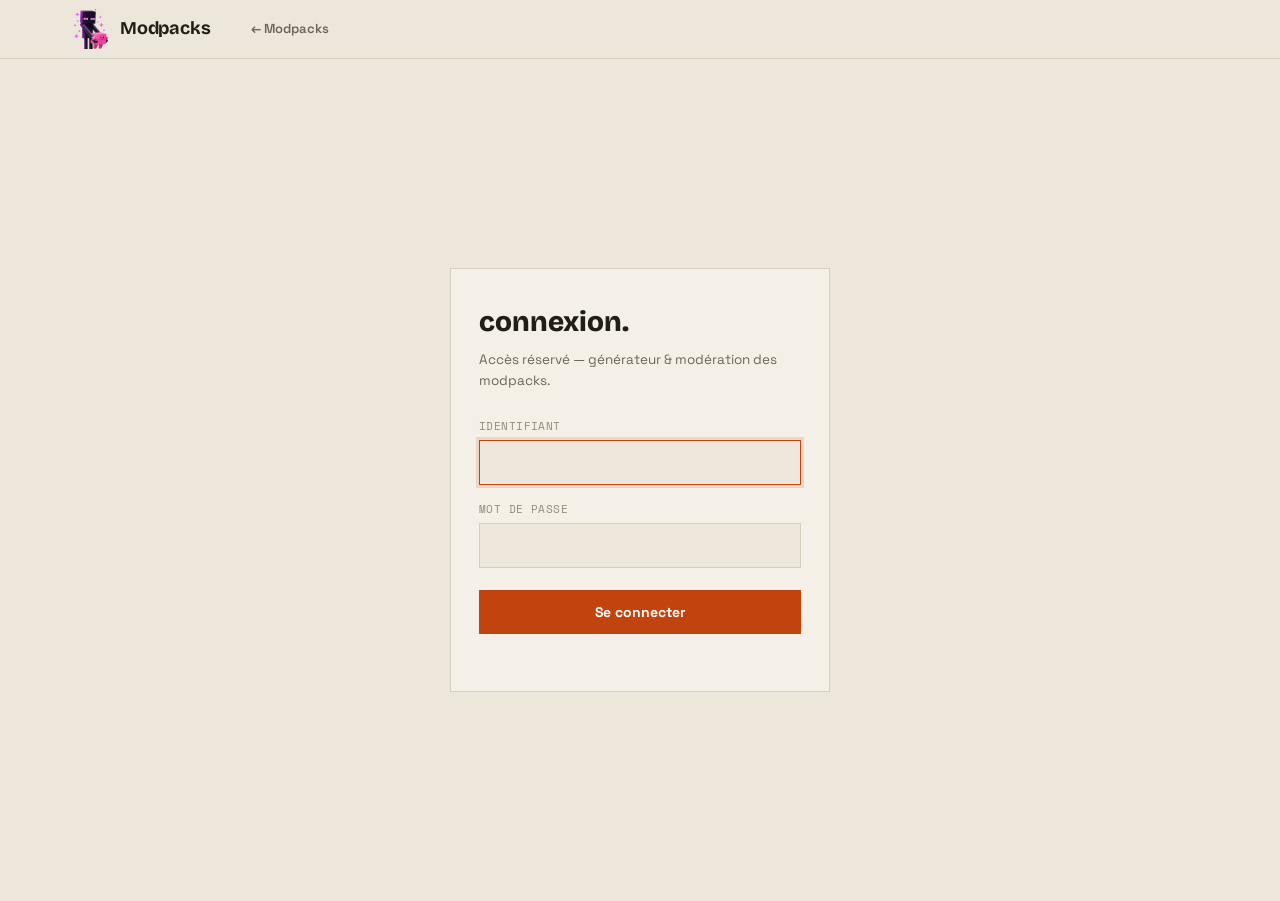
<file: login.html>
<!DOCTYPE html>
<html lang="fr">
<head>
<meta charset="UTF-8">
<meta name="viewport" content="width=device-width, initial-scale=1, viewport-fit=cover">
<meta name="theme-color" content="#ece7da" media="(prefers-color-scheme: light)">
<meta name="theme-color" content="#18160f" media="(prefers-color-scheme: dark)">
<title>Connexion</title>
<meta name="robots" content="noindex">
<link rel="preconnect" href="https://fonts.googleapis.com">
<link rel="preconnect" href="https://fonts.gstatic.com" crossorigin>
<link rel="icon" type="image/png" href="/assets/logo.png">
<link href="https://fonts.googleapis.com/css2?family=Bricolage+Grotesque:opsz,wght@12..96,400..800&family=Space+Grotesk:wght@400;500;600;700&family=Space+Mono:wght@400;700&display=swap" rel="stylesheet">
<link rel="stylesheet" href="/assets/style.css">
<style>
  .login-wrap{min-height:calc(100vh - 58px);display:flex;align-items:center;justify-content:center;padding:24px}
  .login-card{width:100%;max-width:380px;background:var(--card);border:1px solid var(--line);padding:32px 28px}
  .login-card h1{font-family:var(--disp);font-weight:800;font-size:28px;margin:0 0 6px;color:var(--ink)}
  .login-card p.lede{font-size:13.5px;color:var(--ink-soft);margin:0 0 26px}
  .field{display:flex;flex-direction:column;gap:6px;margin-bottom:16px}
  .field label{font-family:var(--mono);font-size:10.5px;text-transform:uppercase;letter-spacing:.04em;color:var(--ink-faint)}
  .field input{font-family:var(--mono);font-size:14px;color:var(--ink);background:var(--paper);
    border:1px solid var(--line);padding:11px 13px;outline:none;transition:.14s;width:100%;box-sizing:border-box}
  .field input:focus{border-color:var(--accent);box-shadow:0 0 0 3px color-mix(in srgb,var(--accent) 16%,transparent)}
  .login-btn{width:100%;font-family:var(--body);font-weight:700;font-size:14px;color:var(--accent-ink);
    background:var(--accent);border:1px solid var(--accent);padding:12px;cursor:pointer;transition:.12s;margin-top:6px}
  .login-btn:hover{filter:brightness(1.06)}
  .login-btn:disabled{opacity:.6;cursor:default}
  .err{color:var(--bad);font-size:13px;margin:12px 0 0;min-height:1em}
</style>
</head>
<body>
<header class="top"><div class="wrap">
  <a href="/" aria-label="Accueil"><img src="/assets/logo.png" alt="" class="mark" width="34" height="40"></a>
  <a href="/" class="word" style="text-decoration:none">Modpacks</a>
  <nav class="nav"><a href="/">← Modpacks</a></nav>
</div></header>

<div class="login-wrap">
  <form class="login-card" id="login-form" autocomplete="off">
    <h1>connexion.</h1>
    <p class="lede">Accès réservé — générateur &amp; modération des modpacks.</p>
    <div class="field"><label>Identifiant</label><input id="l-user" type="text" autocomplete="username" autocapitalize="off" spellcheck="false"></div>
    <div class="field"><label>Mot de passe</label><input id="l-pass" type="password" autocomplete="current-password"></div>
    <button class="login-btn" id="l-submit" type="submit">Se connecter</button>
    <p class="err" id="l-err"></p>
  </form>
</div>

<script>
(function(){
  var form=document.getElementById('login-form');
  var userEl=document.getElementById('l-user'), passEl=document.getElementById('l-pass');
  var btn=document.getElementById('l-submit'), errEl=document.getElementById('l-err');

  function nextUrl(){
    var p=new URLSearchParams(location.search).get('next');
    return (p && p.charAt(0)==='/') ? p : '/admin';
  }

  form.addEventListener('submit',function(e){
    e.preventDefault();
    if(btn.disabled)return;
    var username=userEl.value.trim(), password=passEl.value;
    if(!username||!password){errEl.textContent='remplis les deux champs.';return;}
    btn.disabled=true; errEl.textContent='';
    fetch('/api/login',{method:'POST',headers:{'Content-Type':'application/json'},body:JSON.stringify({username:username,password:password})})
      .then(function(r){return r.json().catch(function(){return {};}).then(function(j){return {ok:r.ok,body:j};});})
      .then(function(res){
        if(!res.ok){errEl.textContent=(res.body&&res.body.error)||'connexion refusée.';btn.disabled=false;passEl.value='';passEl.focus();return;}
        try{sessionStorage.setItem('admin:pw',password);}catch(e){}
        location.href=nextUrl();
      })
      .catch(function(){errEl.textContent='erreur réseau — réessaie.';btn.disabled=false;});
  });
  userEl.focus();
})();
</script>
</body>
</html>
</file>
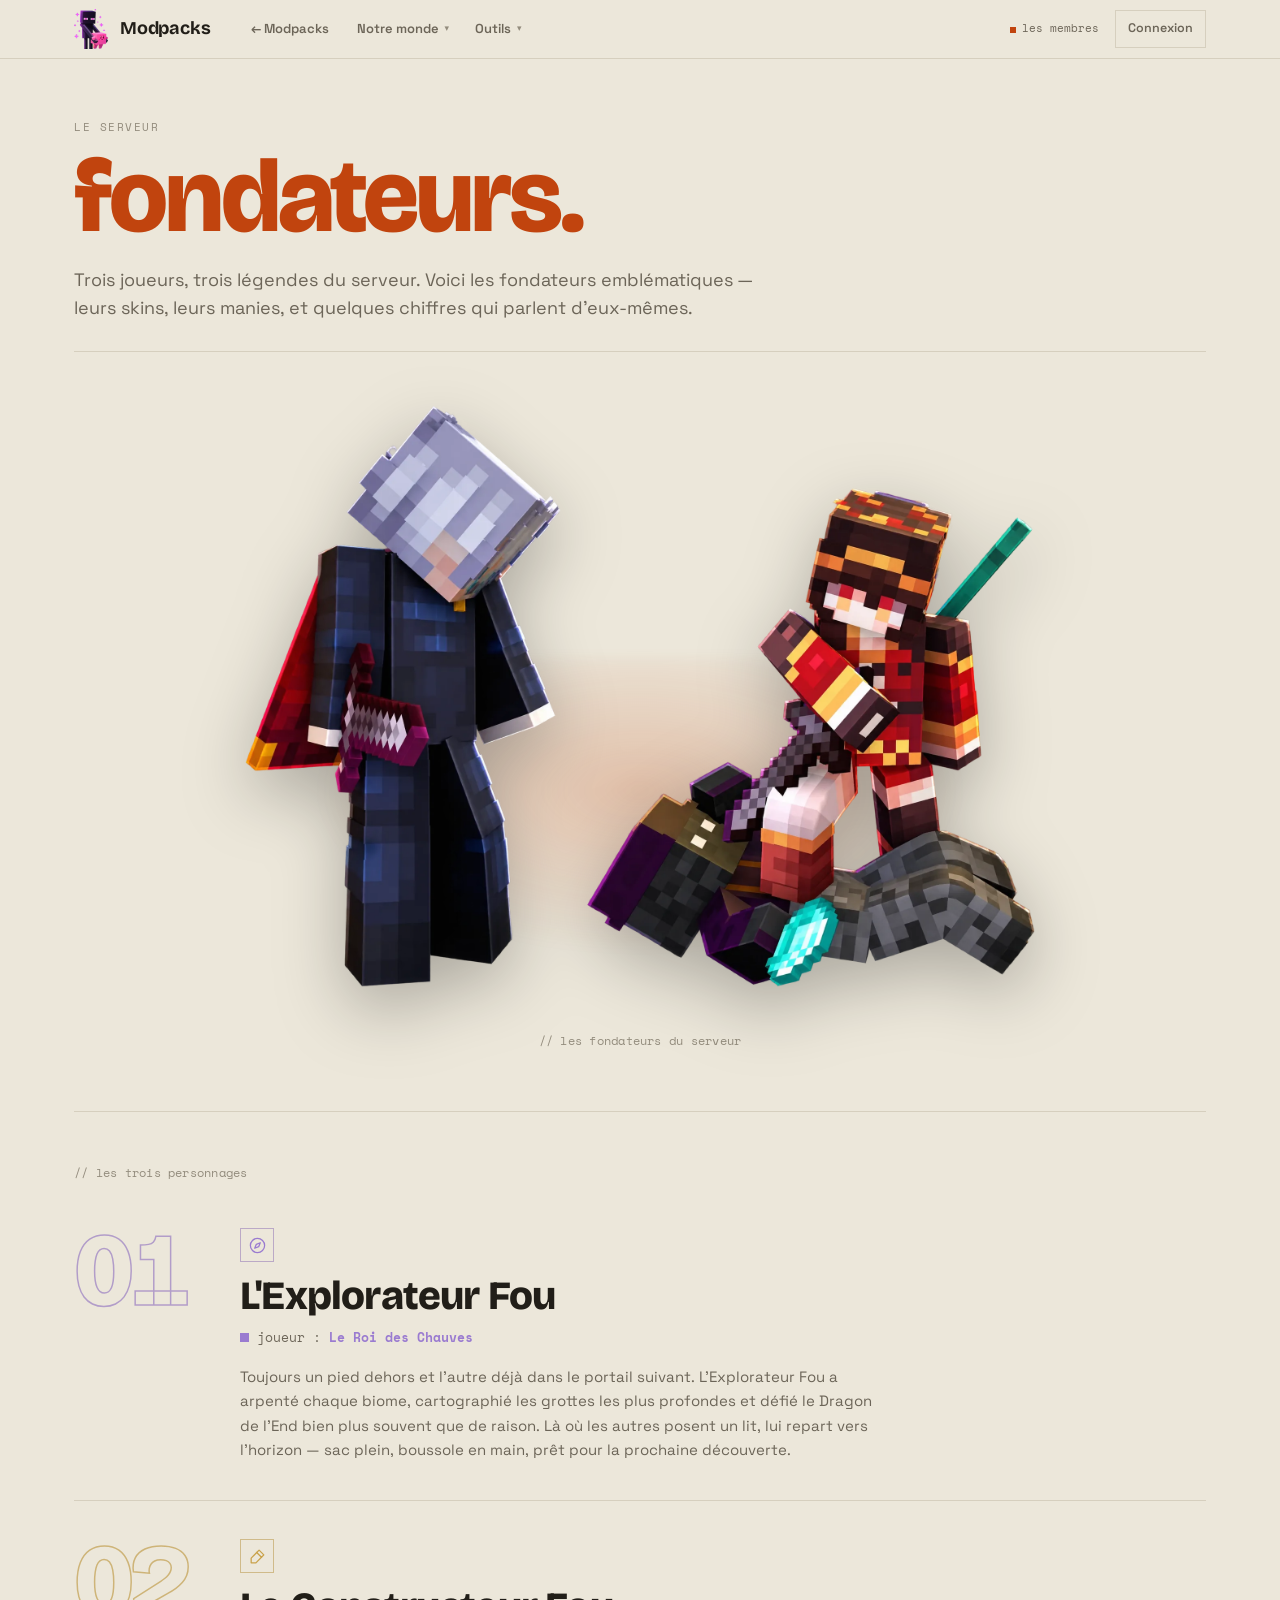
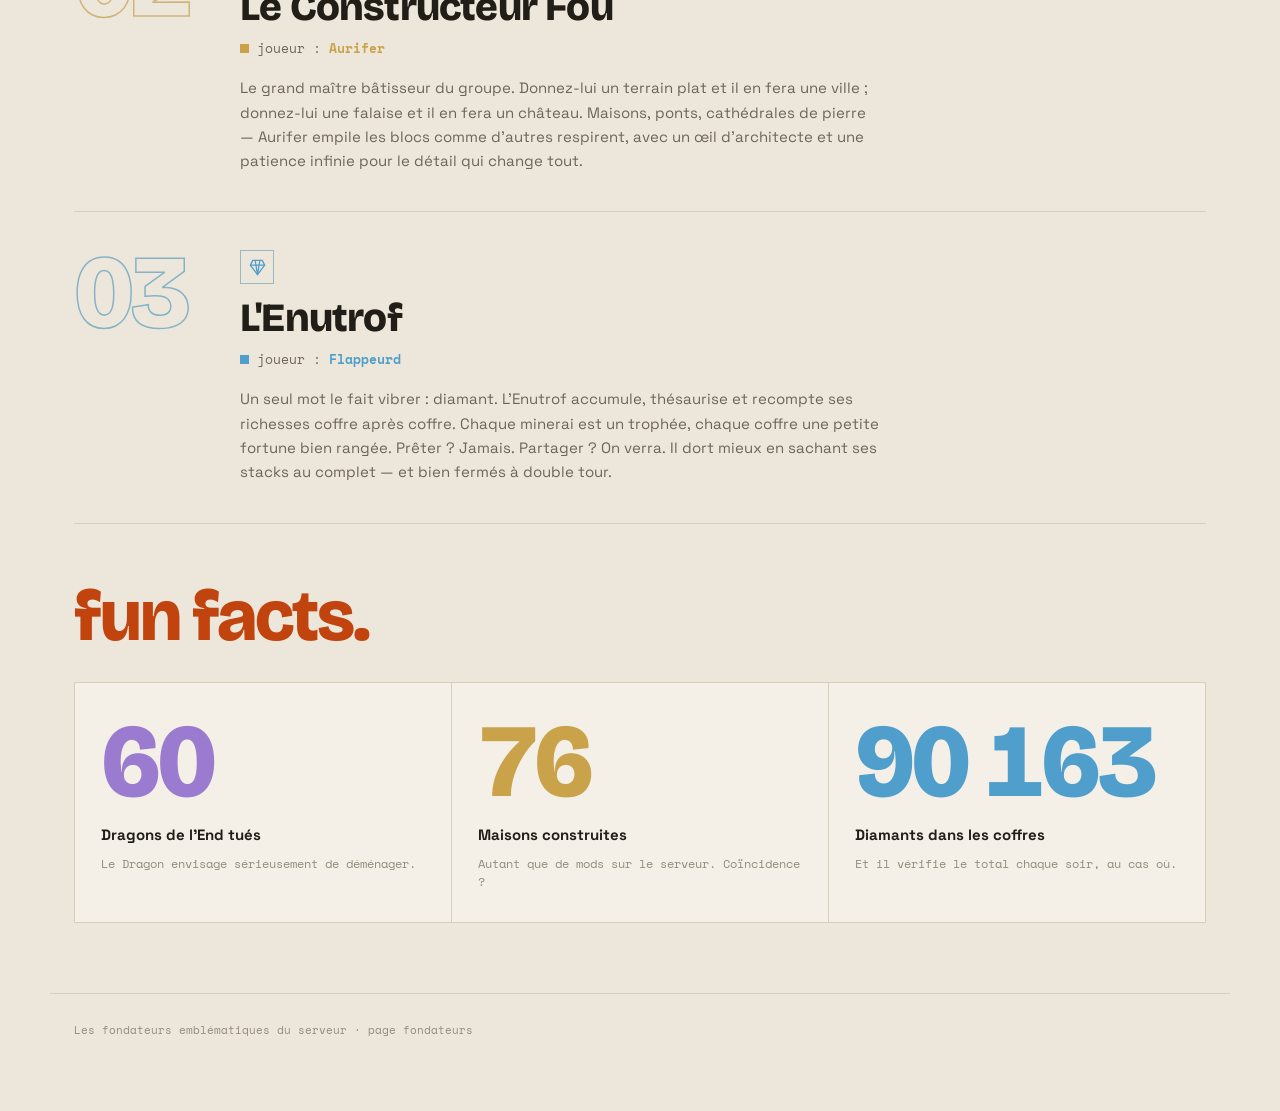
<file: personnages.html>
<!DOCTYPE html>
<html lang="fr">
<head>
<meta charset="UTF-8">
<meta name="viewport" content="width=device-width, initial-scale=1, viewport-fit=cover">
<meta name="theme-color" content="#ece7da" media="(prefers-color-scheme: light)">
<meta name="theme-color" content="#18160f" media="(prefers-color-scheme: dark)">
<title>Fondateurs</title>
<link rel="preconnect" href="https://fonts.googleapis.com">
<link rel="preconnect" href="https://fonts.gstatic.com" crossorigin>
<link rel="icon" type="image/png" href="/assets/logo.png">
<link href="https://fonts.googleapis.com/css2?family=Bricolage+Grotesque:opsz,wght@12..96,400..800&family=Space+Grotesk:wght@400;500;600;700&family=Space+Mono:wght@400;700&display=swap" rel="stylesheet">
<link rel="stylesheet" href="/assets/style.css">
<style>
  /* ===== page personnages (styles propres à la page, tokens partagés) ===== */
  .kicker{font-family:var(--mono);font-size:11px;letter-spacing:.14em;text-transform:uppercase;
    color:var(--ink-faint);margin:0 0 14px}

  /* --- showcase des deux images --- */
  .skins{padding:26px 0 8px}
  .skins-grid{display:grid;grid-template-columns:1fr 1fr;gap:20px;align-items:end}
  .skin-frame{position:relative;display:flex;justify-content:center;align-items:flex-end;
    min-height:340px;padding:18px}
  .skin-frame::before{content:"";position:absolute;inset:auto 0 6%;height:66%;z-index:0;
    background:radial-gradient(60% 70% at 50% 40%,color-mix(in srgb,var(--accent) 24%,transparent),transparent 70%);
    filter:blur(6px)}
  .skin-frame img{position:relative;z-index:1;max-width:100%;max-height:520px;width:auto;height:auto;
    object-fit:contain;filter:drop-shadow(0 22px 34px rgba(0,0,0,.28));
    animation:floaty 6s ease-in-out infinite;transition:transform .3s ease}
  .skin-frame:nth-child(2) img{animation-duration:7.2s;animation-delay:-1.4s}
  .skin-frame img:hover{transform:translateY(-6px) scale(1.03)}
  .skins-cap{font-family:var(--mono);font-size:11.5px;color:var(--ink-faint);text-align:center;
    padding:6px 0 2px;letter-spacing:.02em}
  @keyframes floaty{0%,100%{transform:translateY(0)}50%{transform:translateY(-12px)}}
  .skins-grid.one{grid-template-columns:1fr;justify-items:center}
  .skins-grid.one .skin-frame{min-height:0;width:100%;max-width:920px}
  .skins-grid.one .skin-frame img{max-height:600px}
  .skins-grid.one .skin-frame::before{inset:auto 8% 4%;height:52%}

  /* --- séparateur de section --- */
  .seclabel{font-family:var(--mono);font-size:11.5px;color:var(--ink-faint);
    padding:52px 0 8px;letter-spacing:.02em;border-top:1px solid var(--line);margin-top:40px}

  /* --- blocs personnages --- */
  .roster{display:flex;flex-direction:column}
  .member{--mc:var(--accent);position:relative;display:grid;
    grid-template-columns:minmax(0,140px) 1fr;gap:26px;align-items:start;
    padding:38px 0;border-bottom:1px solid var(--line)}
  .member .idx{font-family:var(--disp);font-weight:800;font-size:clamp(56px,11vw,104px);line-height:.82;
    color:transparent;-webkit-text-stroke:1.5px color-mix(in srgb,var(--mc) 60%,var(--line));
    letter-spacing:-.03em;font-variant-numeric:tabular-nums;transition:-webkit-text-stroke-color .3s ease}
  .member .m-body{max-width:64ch}
  .member .m-motif{display:inline-flex;align-items:center;justify-content:center;width:34px;height:34px;
    color:var(--mc);border:1px solid color-mix(in srgb,var(--mc) 45%,var(--line));margin-bottom:14px;
    transition:transform .26s cubic-bezier(.2,.7,.2,1),background .26s ease}
  .member .m-motif svg{width:19px;height:19px}
  .member .m-name{font-family:var(--disp);font-weight:800;font-size:clamp(26px,4.4vw,40px);line-height:1.02;
    letter-spacing:-.02em;margin:0;transition:color .26s ease}
  .member .m-player{font-family:var(--mono);font-size:12.5px;color:var(--ink-soft);margin:11px 0 0;
    display:inline-flex;align-items:center;gap:8px}
  .member .m-player .dot{width:9px;height:9px;background:var(--mc);flex:none}
  .member .m-player b{color:var(--mc);font-weight:700}
  .member .m-text{color:var(--ink-soft);font-size:15px;line-height:1.62;margin:16px 0 0}
  .member::after{content:"";position:absolute;left:0;top:0;bottom:-1px;width:2px;background:var(--mc);
    transform:scaleY(0);transform-origin:top;transition:transform .5s ease}
  .member:hover::after{transform:scaleY(1)}
  .member:hover .m-motif{transform:scale(1.1) rotate(-4deg);background:color-mix(in srgb,var(--mc) 14%,transparent)}
  .member:hover .m-name{color:var(--mc)}
  .member:hover .idx{-webkit-text-stroke-color:var(--mc)}
  @media (prefers-reduced-motion:reduce){.member .m-motif,.member .m-name,.member .idx{transition:none}}

  /* --- fun facts --- */
  .facts-head{padding:60px 0 4px}
  .facts-head h2{font-family:var(--disp);font-weight:800;color:var(--accent);text-transform:lowercase;
    margin:0;font-size:clamp(38px,8vw,72px);line-height:.9;letter-spacing:-.03em}
  .facts{display:grid;grid-template-columns:repeat(3,1fr);gap:1px;background:var(--line);
    border:1px solid var(--line);margin:30px 0 70px}
  .fact{--fc:var(--accent);background:var(--card);padding:34px 26px 30px;display:flex;flex-direction:column}
  .fact:hover{background:var(--paper)}
  .fact .num{font-family:var(--disp);font-weight:800;color:var(--fc);
    font-size:clamp(56px,9vw,104px);line-height:.86;letter-spacing:-.035em;
    font-variant-numeric:tabular-nums;white-space:nowrap}
  .fact .lab{font-family:var(--body);font-weight:700;font-size:15px;color:var(--ink);margin:16px 0 0}
  .fact .joke{font-family:var(--mono);font-size:11.5px;color:var(--ink-faint);margin:9px 0 0;line-height:1.6}

  /* --- animations au scroll --- */
  .reveal{opacity:0;transform:translateY(20px);transition:opacity .7s ease,transform .7s cubic-bezier(.2,.7,.2,1)}
  .reveal.in{opacity:1;transform:none}

  @media (max-width:760px){
    .skins-grid{gap:8px}
    .skin-frame{min-height:260px;padding:8px}
    .member{grid-template-columns:1fr;gap:6px;padding:30px 0}
    .member .idx{font-size:64px}
    .facts{grid-template-columns:1fr}
  }
  @media (prefers-reduced-motion:reduce){
    .skin-frame img{animation:none}
    .reveal{opacity:1;transform:none;transition:none}
  }
</style>
</head>
<body>
<header class="top"><div class="wrap">
  <a href="/" aria-label="Accueil"><img src="/assets/logo.png" alt="" class="mark" width="34" height="40"></a>
  <a href="/" class="word" style="text-decoration:none">Modpacks</a>
  <nav class="nav">
    <a href="/" class="nav-primary">← Modpacks</a>
  </nav>
  <div class="hgroup">
    <span class="meta"><span>les membres</span></span>
    <a href="/login" class="mini" title="Accéder au générateur / à la modération">Connexion</a>
  </div>
</div></header>

<div class="wrap">
  <section class="hero">
    <p class="kicker">Le serveur</p>
    <h1>fondateurs.</h1>
    <p class="lede">Trois joueurs, trois légendes du serveur. Voici les fondateurs emblématiques — leurs skins, leurs manies, et quelques chiffres qui parlent d'eux-mêmes.</p>
  </section>

  <!-- ===== les deux images (les trois skins) ===== -->
  <section class="skins">
    <div class="skins-grid one">
      <div class="skin-frame reveal"><img src="/assets/characters/skins.png" alt="Skins Minecraft des fondateurs du serveur" loading="lazy"></div>
    </div>
    <p class="skins-cap reveal">// les fondateurs du serveur</p>
  </section>

  <!-- ===== présentation des trois personnages ===== -->
  <div class="seclabel reveal">// les trois personnages</div>
  <section class="roster">

    <article class="member reveal" style="--mc:#9a7bd0">
      <div class="idx">01</div>
      <div class="m-body">
        <span class="m-motif"><svg viewBox="0 0 24 24" fill="none" stroke="currentColor" stroke-width="1.6" stroke-linecap="round" stroke-linejoin="round"><circle cx="12" cy="12" r="9"/><polygon points="15.5 8.5 10.5 10.5 8.5 15.5 13.5 13.5"/></svg></span>
        <h2 class="m-name">L'Explorateur Fou</h2>
        <p class="m-player"><span class="dot"></span>joueur : <b>Le Roi des Chauves</b></p>
        <p class="m-text">Toujours un pied dehors et l'autre déjà dans le portail suivant. L'Explorateur Fou a arpenté chaque biome, cartographié les grottes les plus profondes et défié le Dragon de l'End bien plus souvent que de raison. Là où les autres posent un lit, lui repart vers l'horizon — sac plein, boussole en main, prêt pour la prochaine découverte.</p>
      </div>
    </article>

    <article class="member reveal" style="--mc:#c9a24a">
      <div class="idx">02</div>
      <div class="m-body">
        <span class="m-motif"><svg viewBox="0 0 24 24" fill="none" stroke="currentColor" stroke-width="1.6" stroke-linecap="round" stroke-linejoin="round"><path d="M14 4l6 6-3 3-6-6z"/><path d="M11 7L4 14v6h6l7-7"/></svg></span>
        <h2 class="m-name">Le Constructeur Fou</h2>
        <p class="m-player"><span class="dot"></span>joueur : <b>Aurifer</b></p>
        <p class="m-text">Le grand maître bâtisseur du groupe. Donnez-lui un terrain plat et il en fera une ville ; donnez-lui une falaise et il en fera un château. Maisons, ponts, cathédrales de pierre — Aurifer empile les blocs comme d'autres respirent, avec un œil d'architecte et une patience infinie pour le détail qui change tout.</p>
      </div>
    </article>

    <article class="member reveal" style="--mc:#4f9ecb">
      <div class="idx">03</div>
      <div class="m-body">
        <span class="m-motif"><svg viewBox="0 0 24 24" fill="none" stroke="currentColor" stroke-width="1.6" stroke-linecap="round" stroke-linejoin="round"><path d="M6 3h12l3 6-9 12L3 9z"/><path d="M3 9h18M9 3l3 18M15 3l-3 18"/></svg></span>
        <h2 class="m-name">L'Enutrof</h2>
        <p class="m-player"><span class="dot"></span>joueur : <b>Flappeurd</b></p>
        <p class="m-text">Un seul mot le fait vibrer : diamant. L'Enutrof accumule, thésaurise et recompte ses richesses coffre après coffre. Chaque minerai est un trophée, chaque coffre une petite fortune bien rangée. Prêter ? Jamais. Partager ? On verra. Il dort mieux en sachant ses stacks au complet — et bien fermés à double tour.</p>
      </div>
    </article>

  </section>

  <!-- ===== fun facts ===== -->
  <div class="facts-head reveal"><h2>fun facts.</h2></div>
  <section class="facts">
    <div class="fact reveal" style="--fc:#9a7bd0">
      <div class="num" data-target="67">0</div>
      <div class="lab">Dragons de l'End tués</div>
      <div class="joke">Le Dragon envisage sérieusement de déménager.</div>
    </div>
    <div class="fact reveal" style="--fc:#c9a24a">
      <div class="num" data-target="84">0</div>
      <div class="lab">Maisons construites</div>
      <div class="joke">Autant que de mods sur le serveur. Coïncidence ?</div>
    </div>
    <div class="fact reveal" style="--fc:#4f9ecb">
      <div class="num" data-target="100000">0</div>
      <div class="lab">Diamants dans les coffres</div>
      <div class="joke">Et il vérifie le total chaque soir, au cas où.</div>
    </div>
  </section>
</div><!-- /wrap -->

<footer class="wrap" id="foot">Les fondateurs emblématiques du serveur · page fondateurs</footer>

<button id="totop" aria-label="Revenir en haut"><svg viewBox="0 0 24 24" fill="none" stroke="currentColor" stroke-width="2" stroke-linecap="round" stroke-linejoin="round"><path d="M12 19V5"/><path d="M6 11l6-6 6 6"/></svg></button>

<script>
(function(){
  window.__revealHandled = true;
  var reduce = matchMedia('(prefers-reduced-motion: reduce)').matches;

  /* révélation au scroll */
  var revs = [].slice.call(document.querySelectorAll('.reveal'));
  if (reduce || !('IntersectionObserver' in window)) {
    revs.forEach(function(el){ el.classList.add('in'); });
  } else {
    revs.forEach(function(el,i){ el.style.transitionDelay = Math.min(i*60,240)+'ms'; });
    var io = new IntersectionObserver(function(entries){
      entries.forEach(function(e){ if(e.isIntersecting){ e.target.classList.add('in'); io.unobserve(e.target); } });
    }, { threshold: .16, rootMargin: '0px 0px -8% 0px' });
    revs.forEach(function(el){ io.observe(el); });
  }

  /* compteurs des fun facts */
  function fmt(n){ return Math.round(n).toString().replace(/\B(?=(\d{3})+(?!\d))/g,' '); }
  function countUp(el){
    var target = +el.dataset.target || 0, dur = 1300, t0 = null;
    function step(ts){
      if(!t0) t0 = ts;
      var p = Math.min((ts - t0)/dur, 1);
      var eased = 1 - Math.pow(1 - p, 3);
      el.textContent = fmt(target * eased);
      if(p < 1) requestAnimationFrame(step); else el.textContent = fmt(target);
    }
    requestAnimationFrame(step);
  }
  var nums = [].slice.call(document.querySelectorAll('.num[data-target]'));
  if (reduce || !('IntersectionObserver' in window)) {
    nums.forEach(function(el){ el.textContent = fmt(+el.dataset.target||0); });
  } else {
    var io2 = new IntersectionObserver(function(entries){
      entries.forEach(function(e){ if(e.isIntersecting){ countUp(e.target); io2.unobserve(e.target); } });
    }, { threshold: .5 });
    nums.forEach(function(el){ io2.observe(el); });
  }

  /* retour en haut */
  var tt = document.getElementById('totop');
  if (tt){ addEventListener('scroll', function(){ tt.classList.toggle('show', scrollY>420); }, {passive:true});
    tt.addEventListener('click', function(){ scrollTo({top:0, behavior:'smooth'}); }); }
})();
</script>
<script src="/assets/toast.js"></script>
<script src="/assets/nav.js"></script>
</body>
</html>
</file>
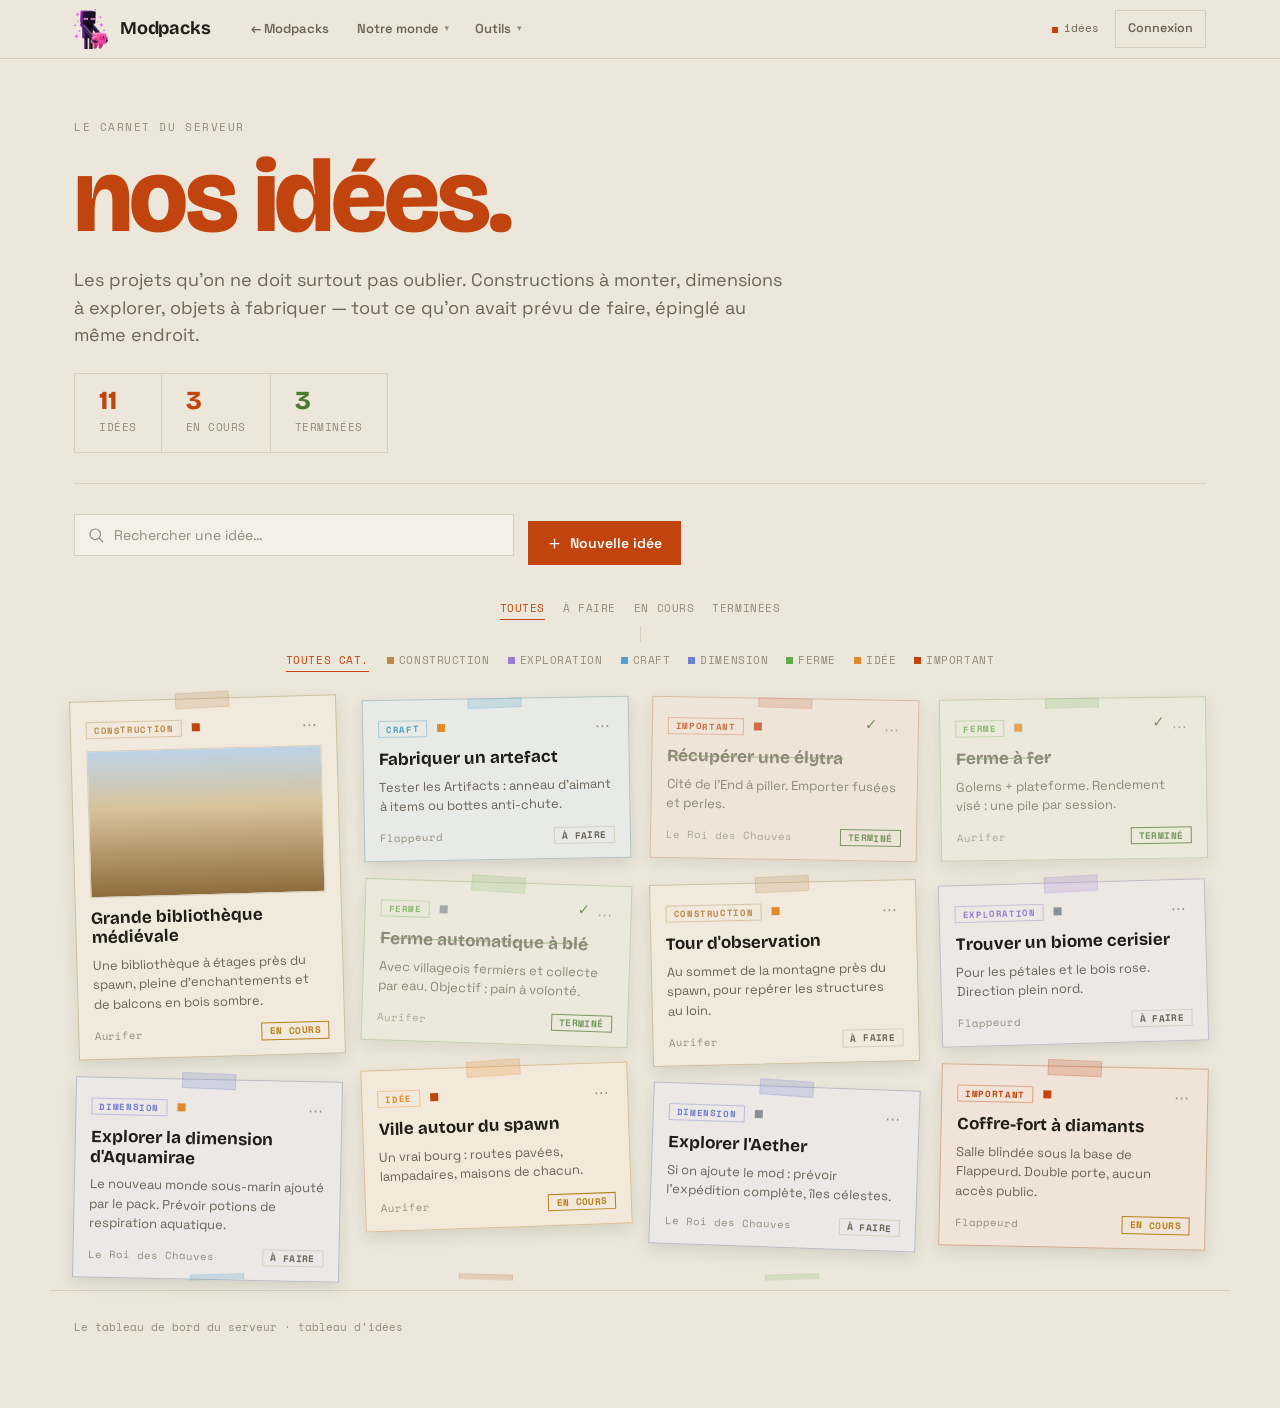
<file: tableau.html>
<!DOCTYPE html>
<html lang="fr">
<head>
<meta charset="UTF-8">
<meta name="viewport" content="width=device-width, initial-scale=1, viewport-fit=cover">
<meta name="theme-color" content="#ece7da" media="(prefers-color-scheme: light)">
<meta name="theme-color" content="#18160f" media="(prefers-color-scheme: dark)">
<title>Tableau</title>
<link rel="preconnect" href="https://fonts.googleapis.com">
<link rel="preconnect" href="https://fonts.gstatic.com" crossorigin>
<link rel="icon" type="image/png" href="/assets/logo.png">
<link href="https://fonts.googleapis.com/css2?family=Bricolage+Grotesque:opsz,wght@12..96,400..800&family=Space+Grotesk:wght@400;500;600;700&family=Space+Mono:wght@400;700&display=swap" rel="stylesheet">
<link rel="stylesheet" href="/assets/style.css">
<style>
  .kicker{font-family:var(--mono);font-size:11px;letter-spacing:.14em;text-transform:uppercase;color:var(--ink-faint);margin:0 0 14px}
  /* compteurs */
  .stats{display:flex;gap:0;flex-wrap:wrap;margin-top:24px;border:1px solid var(--line);width:fit-content;max-width:100%}
  .stat{padding:14px 24px;border-right:1px solid var(--line)}
  .stat:last-child{border-right:none}
  .stat b{font-family:var(--disp);font-weight:800;font-size:26px;color:var(--accent);display:block;line-height:1}
  .stat span{font-family:var(--mono);font-size:10.5px;letter-spacing:.05em;text-transform:uppercase;color:var(--ink-faint)}
  .stat.done b{color:var(--ok)}

  /* barre d'outils */
  .tbar{display:flex;align-items:center;gap:14px;flex-wrap:wrap;padding:30px 0 8px}
  .search{flex:1;min-width:200px;display:flex;align-items:center;gap:9px;background:var(--card);border:1px solid var(--line);padding:0 12px}
  .search:focus-within{border-color:var(--accent);box-shadow:0 0 0 3px color-mix(in srgb,var(--accent) 15%,transparent)}
  .search svg{color:var(--ink-faint);flex:none}
  .search input{flex:1;border:none;background:none;outline:none;font-family:var(--body);font-size:14px;color:var(--ink);padding:11px 0}
  .newBtn{font-size:14px;padding:12px 18px}

  .filters{display:flex;align-items:center;gap:4px 20px;flex-wrap:wrap;padding:14px 0 2px}
  .filters .grp{display:flex;gap:4px 18px;flex-wrap:wrap}
  .filters .sep{width:1px;height:16px;background:var(--line);margin:0 4px}
  .ff{font-family:var(--mono);font-size:11px;letter-spacing:.05em;text-transform:uppercase;color:var(--ink-faint);
    background:none;border:none;padding:6px 0;cursor:pointer;position:relative;transition:color .15s}
  .ff::after{content:"";position:absolute;left:0;right:100%;bottom:2px;height:1.5px;background:var(--accent);transition:right .22s}
  .ff:hover{color:var(--ink)}.ff.active{color:var(--accent)}.ff.active::after{right:0}
  .ff .d{display:inline-block;width:7px;height:7px;margin-right:5px;vertical-align:baseline}

  /* le tableau (masonry) */
  .board{column-count:4;column-gap:22px;padding:22px 0 10px}
  @media (max-width:1180px){.board{column-count:3}}
  @media (max-width:820px){.board{column-count:2}}
  @media (max-width:520px){.board{column-count:1}}
  .note{break-inside:avoid;width:100%;margin:0 0 22px;position:relative;cursor:pointer;
    background:color-mix(in srgb,var(--nc,#c1440e) 7%,var(--card));
    border:1px solid color-mix(in srgb,var(--nc,#c1440e) 26%,var(--line));
    box-shadow:0 6px 16px rgba(0,0,0,.10);padding:16px 15px 14px;
    transform:rotate(var(--rot,0deg));transform-origin:center;
    transition:transform .24s cubic-bezier(.2,.7,.2,1),box-shadow .24s,opacity .3s}
  .note::before{content:"";position:absolute;top:-7px;left:50%;width:52px;height:14px;transform:translateX(-50%) rotate(var(--rot,0deg));
    background:color-mix(in srgb,var(--nc,#c1440e) 22%,transparent);border:1px solid color-mix(in srgb,var(--nc) 18%,transparent)}
  .note:hover{transform:rotate(0) translateY(-5px) scale(1.025);box-shadow:0 20px 40px rgba(0,0,0,.22);z-index:5}
  .note.removing{opacity:0;transform:scale(.6) rotate(6deg);pointer-events:none}
  .note .nhead{display:flex;align-items:center;gap:8px;margin-bottom:9px}
  .note .cat{font-family:var(--mono);font-size:9px;font-weight:700;letter-spacing:.07em;text-transform:uppercase;
    color:var(--nc);padding:3px 7px;border:1px solid color-mix(in srgb,var(--nc) 40%,transparent);line-height:1}
  .note .prio{width:8px;height:8px;flex:none;margin-left:2px}
  .note .more{margin-left:auto;width:24px;height:24px;display:grid;place-items:center;cursor:pointer;color:var(--ink-faint);
    background:none;border:none;font-size:15px;line-height:1}
  .note .more:hover{color:var(--ink)}
  .note .nimg{margin:0 0 11px;aspect-ratio:16/10;overflow:hidden;border:1px solid var(--line)}
  .note .nimg img{width:100%;height:100%;object-fit:cover;display:block}
  .note .nimg .scene{width:100%;height:100%}
  .note h3{font-family:var(--disp);font-weight:700;font-size:17px;line-height:1.15;margin:0}
  .note p{color:var(--ink-soft);font-size:13px;line-height:1.5;margin:8px 0 0}
  .note .nfoot{display:flex;align-items:center;gap:8px;margin-top:13px;flex-wrap:wrap}
  .note .who{font-family:var(--mono);font-size:10.5px;color:var(--ink-faint)}
  .note .chip{font-family:var(--mono);font-size:9.5px;font-weight:700;text-transform:uppercase;letter-spacing:.04em;
    padding:3px 7px;line-height:1;margin-left:auto;border:1px solid}
  .chip.todo{color:var(--ink-soft);border-color:var(--line)}
  .chip.doing{color:var(--warn);border-color:var(--warn)}
  .chip.done{color:var(--ok);border-color:var(--ok)}
  .note.is-done{opacity:.72}
  .note.is-done h3{text-decoration:line-through;text-decoration-color:color-mix(in srgb,var(--ok) 60%,transparent);color:var(--ink-soft)}
  .note.is-done::after{content:"✓";position:absolute;top:12px;right:40px;color:var(--ok);font-weight:700;font-size:15px}

  /* menu contextuel */
  .menu{position:absolute;top:34px;right:12px;min-width:190px;background:var(--card);border:1px solid var(--line);
    box-shadow:0 16px 34px rgba(0,0,0,.22);padding:5px;display:none;z-index:9}
  .note.menu-open .menu{display:block}
  .menu button{display:flex;align-items:center;gap:9px;width:100%;text-align:left;font-family:var(--body);font-size:13px;
    color:var(--ink);background:none;border:none;padding:9px 10px;cursor:pointer}
  .menu button:hover{background:var(--paper)}
  .menu button.rm:hover{color:var(--bad)}
  .menu .mi{width:15px;text-align:center;opacity:.7}

  /* état vide */
  .empty-board{column-span:all;-webkit-column-span:all;text-align:center;padding:70px 20px;color:var(--ink-faint);
    font-family:var(--mono);font-size:13px;line-height:1.7;border:1px dashed var(--line)}

  /* modales */
  .modal{position:fixed;inset:0;z-index:90;background:rgba(12,9,5,.72);backdrop-filter:blur(4px);
    display:flex;align-items:flex-start;justify-content:center;padding:40px 18px;overflow:auto;animation:mfade .18s ease}
  @keyframes mfade{from{opacity:0}to{opacity:1}}
  .modal[hidden]{display:none}
  .sheet{background:var(--paper);border:1px solid var(--line);max-width:640px;width:100%;box-shadow:0 30px 80px rgba(0,0,0,.42);
    animation:mpop .24s cubic-bezier(.2,.7,.2,1)}
  @keyframes mpop{from{opacity:0;transform:scale(.96)}to{opacity:1;transform:scale(1)}}
  .sheet.sm{max-width:440px}
  .sheet-head{display:flex;align-items:center;justify-content:space-between;padding:18px 22px;border-bottom:1px solid var(--line)}
  .sheet-head h2{font-family:var(--disp);font-weight:700;font-size:18px;margin:0}
  .sheet-head .x{width:34px;height:34px;display:grid;place-items:center;cursor:pointer;background:var(--card);border:1px solid var(--line);color:var(--ink);font-size:16px}
  .sheet-head .x:hover{border-color:var(--accent);color:var(--accent)}
  .sheet-body{padding:20px 22px;display:flex;flex-direction:column;gap:13px}
  .sheet-msg{padding:20px 22px;color:var(--ink-soft);font-size:14px;line-height:1.6}
  .row2{display:grid;grid-template-columns:1fr 1fr;gap:12px}
  .row3{display:grid;grid-template-columns:1fr 1fr 1fr;gap:12px}
  .field{display:flex;flex-direction:column;gap:6px}
  .field label{font-family:var(--mono);font-size:10px;text-transform:uppercase;letter-spacing:.04em;color:var(--ink-faint)}
  .field label b{color:var(--accent)}
  .field input,.field select,.field textarea{font-family:var(--mono);font-size:13px;color:var(--ink);background:var(--card);
    border:1px solid var(--line);padding:10px 12px;outline:none;transition:.14s;width:100%}
  .field textarea{font-family:var(--body);min-height:64px;resize:vertical;line-height:1.5}
  .field input:focus,.field select:focus,.field textarea:focus{border-color:var(--accent);box-shadow:0 0 0 3px color-mix(in srgb,var(--accent) 15%,transparent)}
  .drop{border:1px dashed var(--line);background:var(--card);aspect-ratio:16/10;display:grid;place-items:center;text-align:center;cursor:pointer;overflow:hidden;position:relative;transition:.15s}
  .drop:hover{border-color:var(--accent)}.drop img{position:absolute;inset:0;width:100%;height:100%;object-fit:cover}
  .drop .ph{font-family:var(--mono);font-size:11px;color:var(--ink-faint);padding:14px;line-height:1.6}
  .sheet-foot{display:flex;align-items:center;gap:12px;padding:16px 22px;border-top:1px solid var(--line);flex-wrap:wrap}
  .sheet-foot .err{font-family:var(--mono);font-size:11px;color:var(--bad)}
  .sheet-foot .actions{display:flex;gap:10px;margin-left:auto;flex-wrap:wrap}
  .btn-ghost{font-family:var(--body);font-weight:600;font-size:13px;background:transparent;color:var(--ink);border:1px solid var(--line);padding:11px 16px;cursor:pointer;
    transition:border-color .18s ease,transform .18s ease}
  .btn-ghost:hover{border-color:var(--ink-soft);transform:translateY(-1px)}
  .btn-ghost:active{transform:translateY(0)}
  .btn-danger{font-family:var(--body);font-weight:600;font-size:13px;background:transparent;color:var(--bad);border:1px solid var(--bad);padding:11px 16px;cursor:pointer;
    transition:background .18s ease,color .18s ease,transform .18s ease}
  .btn-danger:hover{background:var(--bad);color:#fff;transform:translateY(-1px)}
  .btn-danger:active{transform:translateY(0)}

  /* vue détail */
  .dv-cat{display:inline-flex;align-items:center;gap:8px;font-family:var(--mono);font-size:10px;font-weight:700;text-transform:uppercase;
    letter-spacing:.06em;color:var(--nc);padding:4px 9px;border:1px solid color-mix(in srgb,var(--nc) 40%,transparent);margin-bottom:14px}
  .dv-img{margin:0 0 16px;max-height:300px;overflow:hidden;border:1px solid var(--line)}
  .dv-img img{width:100%;display:block}.dv-img .scene{width:100%;height:240px}
  .dv h3{font-family:var(--disp);font-weight:800;font-size:24px;margin:0 0 8px;line-height:1.1}
  .dv .desc{color:var(--ink-soft);font-size:14.5px;line-height:1.6;margin:0 0 18px}
  .dv-grid{display:grid;grid-template-columns:1fr 1fr;gap:12px 20px;border-top:1px solid var(--line);padding-top:16px}
  .dv-grid .k{font-family:var(--mono);font-size:9.5px;text-transform:uppercase;letter-spacing:.05em;color:var(--ink-faint);margin-bottom:3px}
  .dv-grid .v{font-family:var(--body);font-size:14px;color:var(--ink);display:flex;align-items:center;gap:7px}

  @media (max-width:560px){.row2,.row3{grid-template-columns:1fr}.tbar .newBtn{width:100%;justify-content:center}}
  @media (prefers-reduced-motion:reduce){.note{transition:none}.note:hover{transform:rotate(0)}}
</style>
</head>
<body>
<header class="top"><div class="wrap">
  <a href="/" aria-label="Accueil"><img src="/assets/logo.png" alt="" class="mark" width="34" height="40"></a>
  <a href="/" class="word" style="text-decoration:none">Modpacks</a>
  <nav class="nav">
    <a href="/" class="nav-primary">← Modpacks</a>
  </nav>
  <div class="hgroup">
    <span class="meta"><span>idées</span></span>
    <a href="/login" class="mini" title="Accéder au générateur / à la modération">Connexion</a>
  </div>
</div></header>

<div class="wrap">
  <section class="hero">
    <p class="kicker">Le carnet du serveur</p>
    <h1>nos idées.</h1>
    <p class="lede">Les projets qu'on ne doit surtout pas oublier. Constructions à monter, dimensions à explorer, objets à fabriquer — tout ce qu'on avait prévu de faire, épinglé au même endroit.</p>
    <div class="stats">
      <div class="stat"><b id="s-total">0</b><span>idées</span></div>
      <div class="stat"><b id="s-doing">0</b><span>en cours</span></div>
      <div class="stat done"><b id="s-done">0</b><span>terminées</span></div>
    </div>
  </section>

  <div class="tbar">
    <div class="search"><svg viewBox="0 0 24 24" width="18" height="18" fill="none" stroke="currentColor" stroke-width="1.6" stroke-linecap="round"><circle cx="11" cy="11" r="7"/><line x1="16.6" y1="16.6" x2="21" y2="21"/></svg><input id="q" type="text" placeholder="Rechercher une idée…" autocomplete="off"></div>
    <button class="dl-btn newBtn" id="newBtn"><svg viewBox="0 0 24 24" fill="none" stroke="currentColor" stroke-width="2" stroke-linecap="round"><path d="M12 5v14M5 12h14"/></svg><span class="t">Nouvelle idée</span></button>
  </div>

  <div class="filters">
    <div class="grp" id="statusF"></div>
    <span class="sep"></span>
    <div class="grp" id="catF"></div>
  </div>

  <section class="board" id="board"></section>
</div>

<footer class="wrap" id="foot">Le tableau de bord du serveur · tableau d'idées</footer>
<button id="totop" aria-label="Revenir en haut"><svg viewBox="0 0 24 24" fill="none" stroke="currentColor" stroke-width="2" stroke-linecap="round" stroke-linejoin="round"><path d="M12 19V5"/><path d="M6 11l6-6 6 6"/></svg></button>

<!-- MODALE DÉTAIL -->
<div class="modal" id="detail" hidden>
  <div class="sheet">
    <div class="sheet-head"><h2>Détail de l'idée</h2><button class="x" id="dClose" aria-label="Fermer">✕</button></div>
    <div class="sheet-body dv" id="dvBody"></div>
    <div class="sheet-foot"><div class="actions">
      <button class="btn-ghost" id="dEdit">Modifier</button>
      <button class="btn-ghost" id="dDone">Marquer comme terminé</button>
      <button class="btn-danger" id="dDel">Supprimer</button>
    </div></div>
  </div>
</div>

<!-- MODALE CRÉATION/ÉDITION -->
<div class="modal" id="form" hidden>
  <div class="sheet">
    <div class="sheet-head"><h2 id="formTitle">Nouvelle idée</h2><button class="x" id="fClose" aria-label="Fermer">✕</button></div>
    <div class="sheet-body">
      <div class="field"><label><b>Titre</b></label><input id="fTitle" placeholder="ex : Construire une tour d'observation"></div>
      <div class="field"><label>Description</label><textarea id="fDesc" placeholder="Quelques détails sur l'idée…"></textarea></div>
      <div class="row2">
        <div class="field"><label><b>Catégorie</b></label><select id="fCat"></select></div>
        <div class="field"><label>Auteur</label><input id="fAuthor" placeholder="ex : Aurifer"></div>
      </div>
      <div class="row3">
        <div class="field"><label>Priorité</label><select id="fPrio"><option value="Basse">Basse</option><option value="Normale" selected>Normale</option><option value="Haute">Haute</option></select></div>
        <div class="field"><label>Statut</label><select id="fStatus"><option value="À faire" selected>À faire</option><option value="En cours">En cours</option><option value="Terminé">Terminé</option></select></div>
        <div class="field"><label>Date (facultatif)</label><input id="fDate" placeholder="22 sept. 2026"></div>
      </div>
      <div class="field"><label>Image (facultatif)</label>
        <label class="drop" id="drop"><input type="file" id="fFile" accept="image/*" hidden><span class="ph" id="dropPh">Clique pour ajouter une image d'inspiration</span></label>
      </div>
    </div>
    <div class="sheet-foot">
      <span class="err" id="fErr"></span>
      <div class="actions"><button class="btn-ghost" id="fCancel">Annuler</button><button class="dl-btn" id="fSave"><span class="t">Enregistrer</span></button></div>
    </div>
  </div>
</div>

<!-- MODALE CONFIRMATION -->
<div class="modal" id="confirm" hidden>
  <div class="sheet sm">
    <div class="sheet-head"><h2>Supprimer cette idée ?</h2></div>
    <div class="sheet-msg">Cette action retirera définitivement cette note du tableau.</div>
    <div class="sheet-foot"><div class="actions"><button class="btn-ghost" id="cCancel">Annuler</button><button class="btn-danger" id="cDel">Supprimer</button></div></div>
  </div>
</div>

<script>
(function(){
  var CATS=["Construction","Exploration","Craft","Dimension","Ferme","Idée","Important"];
  var CATC={Construction:"#b98a4e",Exploration:"#9a7bd0",Craft:"#4f9ecb",Dimension:"#6f7fd0",Ferme:"#63a94a","Idée":"#e08a2a",Important:"#c1440e"};
  var SCENE={Construction:"linear-gradient(#bcd3e6,#d8c39a 40%,#8f6c3d)",Exploration:"linear-gradient(#241b3a,#2a3b52 60%,#132030)",
    Craft:"linear-gradient(#cfe0ef,#4f9ecb 60%,#25607e)",Dimension:"linear-gradient(#2a1440,#6f7fd0 60%,#20143a)",
    Ferme:"linear-gradient(#cfe6d3,#63a94a 60%,#356e2f)","Idée":"linear-gradient(#ffe8c2,#e08a2a 60%,#a75f14)",Important:"linear-gradient(#2a0f12,#c1440e 60%,#e59234)"};
  var PRIOC={Basse:"#8b8f96",Normale:"#e08a2a",Haute:"#c1440e"};
  var STATUS=[["Toutes","*"],["À faire","À faire"],["En cours","En cours"],["Terminées","Terminé"]];
  var ROT=["-1.6deg","1.2deg","-1deg","1.8deg","-2deg","1deg","-1.3deg","2deg","-.8deg"];

  var SEED=[
    {t:"Grande bibliothèque médiévale",x:"Une bibliothèque à étages près du spawn, pleine d'enchantements et de balcons en bois sombre.",c:"Construction",a:"Aurifer",p:"Haute",st:"En cours",d:"22 sept. 2026",img:"scene:Construction"},
    {t:"Explorer la dimension d'Aquamirae",x:"Le nouveau monde sous-marin ajouté par le pack. Prévoir potions de respiration aquatique.",c:"Dimension",a:"Le Roi des Chauves",p:"Normale",st:"À faire",d:""},
    {t:"Fabriquer un artefact",x:"Tester les Artifacts : anneau d'aimant à items ou bottes anti-chute.",c:"Craft",a:"Flappeurd",p:"Normale",st:"À faire",d:""},
    {t:"Ferme automatique à blé",x:"Avec villageois fermiers et collecte par eau. Objectif : pain à volonté.",c:"Ferme",a:"Aurifer",p:"Basse",st:"Terminé",d:"15 sept. 2026"},
    {t:"Ville autour du spawn",x:"Un vrai bourg : routes pavées, lampadaires, maisons de chacun.",c:"Idée",a:"Aurifer",p:"Haute",st:"En cours",d:""},
    {t:"Récupérer une élytra",x:"Cité de l'End à piller. Emporter fusées et perles.",c:"Important",a:"Le Roi des Chauves",p:"Haute",st:"Terminé",d:"11 sept. 2026"},
    {t:"Tour d'observation",x:"Au sommet de la montagne près du spawn, pour repérer les structures au loin.",c:"Construction",a:"Aurifer",p:"Normale",st:"À faire",d:""},
    {t:"Explorer l'Aether",x:"Si on ajoute le mod : prévoir l'expédition complète, îles célestes.",c:"Dimension",a:"Le Roi des Chauves",p:"Basse",st:"À faire",d:""},
    {t:"Ferme à fer",x:"Golems + plateforme. Rendement visé : une pile par session.",c:"Ferme",a:"Aurifer",p:"Normale",st:"Terminé",d:"9 sept. 2026"},
    {t:"Trouver un biome cerisier",x:"Pour les pétales et le bois rose. Direction plein nord.",c:"Exploration",a:"Flappeurd",p:"Basse",st:"À faire",d:""},
    {t:"Coffre-fort à diamants",x:"Salle blindée sous la base de Flappeurd. Double porte, aucun accès public.",c:"Important",a:"Flappeurd",p:"Haute",st:"En cours",d:""}
  ];

  var LSKEY="board:notes:v1";
  function uid(){return "n"+Date.now()+Math.floor(Math.random()*1000);}
  function load(){try{var v=JSON.parse(localStorage.getItem(LSKEY));if(v&&v.length)return v;}catch(e){}
    var seeded=SEED.map(function(n,i){return Object.assign({id:"seed"+i,rot:ROT[i%ROT.length]},n);});
    save(seeded);return seeded;}
  function save(a){try{localStorage.setItem(LSKEY,JSON.stringify(a));}catch(e){}}
  var notes=load();

  function esc(s){return String(s==null?"":s).replace(/[&<>"]/g,function(c){return {"&":"&amp;","<":"&lt;",">":"&gt;",'"':"&quot;"}[c];});}
  function imgHTML(v){if(!v)return "";if(v.indexOf("scene:")===0){var cat=v.slice(6);return '<div class="scene" style="background:'+(SCENE[cat]||SCENE.Idée)+'"></div>';}return '<img src="'+v+'" alt="">';}
  function statusClass(st){return st==="Terminé"?"done":(st==="En cours"?"doing":"todo");}

  var board=document.getElementById("board"),q=document.getElementById("q");
  var fStatus="*",fCat="*";

  function noteHTML(n){
    var nc=CATC[n.c]||"#c1440e";
    var img=n.img?'<div class="nimg">'+imgHTML(n.img)+'</div>':"";
    var done=n.st==="Terminé";
    return '<article class="note'+(done?" is-done":"")+'" data-id="'+n.id+'" style="--nc:'+nc+';--rot:'+(n.rot||"0deg")+'">'+
      '<div class="nhead"><span class="cat">'+esc(n.c)+'</span>'+
      '<span class="prio" title="Priorité '+esc(n.p)+'" style="background:'+(PRIOC[n.p]||"#8b8f96")+'"></span>'+
      '<button class="more" aria-label="Options">⋯</button>'+
      '<div class="menu">'+
        '<button class="mi-edit"><span class="mi">✎</span> Modifier</button>'+
        '<button class="mi-done"><span class="mi">✓</span> '+(done?"Marquer à faire":"Marquer terminé")+'</button>'+
        '<button class="rm mi-del"><span class="mi">🗑</span> Supprimer</button>'+
      '</div></div>'+
      img+'<h3>'+esc(n.t)+'</h3>'+(n.x?'<p>'+esc(n.x)+'</p>':"")+
      '<div class="nfoot">'+(n.a?'<span class="who">'+esc(n.a)+'</span>':"")+
      '<span class="chip '+statusClass(n.st)+'">'+esc(n.st)+'</span></div></article>';
  }

  function counts(){
    var doing=notes.filter(function(n){return n.st==="En cours";}).length;
    var done=notes.filter(function(n){return n.st==="Terminé";}).length;
    document.getElementById("s-total").textContent=notes.length;
    document.getElementById("s-doing").textContent=doing;
    document.getElementById("s-done").textContent=done;
  }
  function filtered(){
    var t=q.value.trim().toLowerCase();
    return notes.filter(function(n){
      var okS=fStatus==="*"||n.st===fStatus;
      var okC=fCat==="*"||n.c===fCat;
      var okT=!t||((n.t+" "+(n.x||"")+" "+n.c+" "+(n.a||"")).toLowerCase().indexOf(t)>=0);
      return okS&&okC&&okT;
    });
  }
  function render(){
    var list=filtered();
    counts();
    if(!list.length){
      var allDone=notes.length&&notes.every(function(n){return n.st==="Terminé";});
      var msg=notes.length? (allDone?"Tout est terminé. Quelqu'un va forcément avoir une nouvelle idée dans 5 minutes.":"Aucune idée ne correspond — change de filtre ou de recherche."):"Rien à faire ici… pour l'instant.";
      board.innerHTML='<div class="empty-board">'+msg+'</div>';return;
    }
    board.innerHTML=list.map(noteHTML).join("");
  }

  /* filtres */
  var sf=document.getElementById("statusF");
  sf.innerHTML=STATUS.map(function(s,i){return '<button class="ff'+(i===0?" active":"")+'" data-s="'+esc(s[1])+'">'+esc(s[0])+'</button>';}).join("");
  sf.addEventListener("click",function(e){var b=e.target.closest(".ff");if(!b)return;fStatus=b.dataset.s;
    sf.querySelectorAll(".ff").forEach(function(x){x.classList.toggle("active",x===b);});render();});
  var cf=document.getElementById("catF");
  cf.innerHTML='<button class="ff active" data-c="*">Toutes cat.</button>'+CATS.map(function(c){
    return '<button class="ff" data-c="'+esc(c)+'"><span class="d" style="background:'+CATC[c]+'"></span>'+esc(c)+'</button>';}).join("");
  cf.addEventListener("click",function(e){var b=e.target.closest(".ff");if(!b)return;fCat=b.dataset.c;
    cf.querySelectorAll(".ff").forEach(function(x){x.classList.toggle("active",x===b);});render();});
  q.addEventListener("input",render);

  /* interactions cartes */
  board.addEventListener("click",function(e){
    var more=e.target.closest(".more");
    if(more){e.stopPropagation();var n=more.closest(".note");var open=n.classList.contains("menu-open");
      board.querySelectorAll(".note.menu-open").forEach(function(x){x.classList.remove("menu-open");});
      if(!open)n.classList.add("menu-open");return;}
    var note=e.target.closest(".note");if(!note)return;var id=note.dataset.id;
    if(e.target.closest(".mi-edit")){e.stopPropagation();closeMenus();openForm(id);return;}
    if(e.target.closest(".mi-done")){e.stopPropagation();closeMenus();toggleDone(id);return;}
    if(e.target.closest(".mi-del")){e.stopPropagation();closeMenus();askDelete(id);return;}
    openDetail(id);
  });
  function closeMenus(){board.querySelectorAll(".note.menu-open").forEach(function(x){x.classList.remove("menu-open");});}
  document.addEventListener("click",closeMenus);

  function byId(id){return notes.filter(function(n){return n.id===id;})[0];}
  function toggleDone(id){var n=byId(id);if(!n)return;n.st=(n.st==="Terminé")?"À faire":"Terminé";save(notes);render();}

  /* détail */
  var detail=document.getElementById("detail"),dvBody=document.getElementById("dvBody");
  var detailId=null;
  function openDetail(id){var n=byId(id);if(!n)return;detailId=id;
    var nc=CATC[n.c]||"#c1440e";
    dvBody.style.setProperty("--nc",nc);
    dvBody.innerHTML='<span class="dv-cat" style="--nc:'+nc+'"><span class="prio" style="width:8px;height:8px;background:'+(PRIOC[n.p]||"#8b8f96")+'"></span>'+esc(n.c)+'</span>'+
      (n.img?'<div class="dv-img">'+imgHTML(n.img)+'</div>':"")+
      '<h3>'+esc(n.t)+'</h3>'+(n.x?'<p class="desc">'+esc(n.x)+'</p>':"")+
      '<div class="dv-grid">'+
        '<div><div class="k">Auteur</div><div class="v">'+esc(n.a||"—")+'</div></div>'+
        '<div><div class="k">Priorité</div><div class="v"><span class="prio" style="width:8px;height:8px;background:'+(PRIOC[n.p]||"#8b8f96")+'"></span>'+esc(n.p)+'</div></div>'+
        '<div><div class="k">Statut</div><div class="v"><span class="chip '+statusClass(n.st)+'">'+esc(n.st)+'</span></div></div>'+
        '<div><div class="k">Date</div><div class="v">'+esc(n.d||"—")+'</div></div>'+
      '</div>';
    document.getElementById("dDone").textContent=(n.st==="Terminé")?"Marquer à faire":"Marquer comme terminé";
    detail.hidden=false;document.body.style.overflow="hidden";
  }
  function closeDetail(){detail.hidden=true;document.body.style.overflow="";detailId=null;}
  document.getElementById("dClose").addEventListener("click",closeDetail);
  detail.addEventListener("click",function(e){if(e.target===detail)closeDetail();});
  document.getElementById("dDone").addEventListener("click",function(){if(detailId){toggleDone(detailId);openDetail(detailId);}});
  document.getElementById("dEdit").addEventListener("click",function(){var id=detailId;closeDetail();openForm(id);});
  document.getElementById("dDel").addEventListener("click",function(){var id=detailId;closeDetail();askDelete(id);});

  /* création / édition */
  var form=document.getElementById("form"),fTitle=document.getElementById("fTitle"),fDesc=document.getElementById("fDesc"),
      fCatSel=document.getElementById("fCat"),fAuthor=document.getElementById("fAuthor"),fPrio=document.getElementById("fPrio"),
      fStatusSel=document.getElementById("fStatus"),fDate=document.getElementById("fDate"),fErr=document.getElementById("fErr"),
      fFile=document.getElementById("fFile"),drop=document.getElementById("drop"),dropPh=document.getElementById("dropPh");
  var editId=null,pendingImg=null;
  fCatSel.innerHTML=CATS.map(function(c){return '<option value="'+esc(c)+'">'+esc(c)+'</option>';}).join("");
  function setDropImg(src){drop.querySelectorAll("img").forEach(function(x){x.remove();});if(src){var im=new Image();im.src=src;drop.appendChild(im);dropPh.style.display="none";}else{dropPh.style.display="";}}
  function openForm(id){
    editId=id||null;pendingImg=null;fErr.textContent="";
    if(id){var n=byId(id);document.getElementById("formTitle").textContent="Modifier l'idée";
      fTitle.value=n.t||"";fDesc.value=n.x||"";fCatSel.value=n.c||CATS[0];fAuthor.value=n.a||"";fPrio.value=n.p||"Normale";
      fStatusSel.value=n.st||"À faire";fDate.value=n.d||"";pendingImg=n.img||null;setDropImg(n.img&&n.img.indexOf("scene:")!==0?n.img:null);
    }else{document.getElementById("formTitle").textContent="Nouvelle idée";
      fTitle.value="";fDesc.value="";fCatSel.value=CATS[0];fAuthor.value="";fPrio.value="Normale";fStatusSel.value="À faire";fDate.value="";setDropImg(null);}
    form.hidden=false;document.body.style.overflow="hidden";
  }
  function closeForm(){form.hidden=true;document.body.style.overflow="";editId=null;pendingImg=null;}
  document.getElementById("newBtn").addEventListener("click",function(){openForm(null);});
  document.getElementById("fClose").addEventListener("click",closeForm);
  document.getElementById("fCancel").addEventListener("click",closeForm);
  form.addEventListener("click",function(e){if(e.target===form)closeForm();});
  fFile.addEventListener("change",function(){var f=fFile.files[0];if(!f||!/^image\//.test(f.type))return;var r=new FileReader();r.onload=function(){pendingImg=r.result;setDropImg(pendingImg);};r.readAsDataURL(f);});
  drop.addEventListener("dragover",function(e){e.preventDefault();drop.style.borderColor="var(--accent)";});
  drop.addEventListener("dragleave",function(){drop.style.borderColor="";});
  drop.addEventListener("drop",function(e){e.preventDefault();drop.style.borderColor="";var f=e.dataTransfer.files[0];if(f&&/^image\//.test(f.type)){var r=new FileReader();r.onload=function(){pendingImg=r.result;setDropImg(pendingImg);};r.readAsDataURL(f);}});
  document.getElementById("fSave").addEventListener("click",function(){
    if(!fTitle.value.trim()){fErr.textContent="Ajoute un titre.";return;}
    var data={t:fTitle.value.trim(),x:fDesc.value.trim(),c:fCatSel.value,a:fAuthor.value.trim(),p:fPrio.value,st:fStatusSel.value,d:fDate.value.trim(),img:pendingImg||null};
    if(editId){var n=byId(editId);Object.assign(n,data);}
    else{data.id=uid();data.rot=ROT[Math.floor(Math.random()*ROT.length)];notes.push(data);}
    save(notes);closeForm();render();
  });

  /* suppression */
  var confirmM=document.getElementById("confirm"),delId=null;
  function askDelete(id){delId=id;confirmM.hidden=false;document.body.style.overflow="hidden";}
  function closeConfirm(){confirmM.hidden=true;document.body.style.overflow="";delId=null;}
  document.getElementById("cCancel").addEventListener("click",closeConfirm);
  confirmM.addEventListener("click",function(e){if(e.target===confirmM)closeConfirm();});
  document.getElementById("cDel").addEventListener("click",function(){
    var id=delId;confirmM.hidden=true;document.body.style.overflow="";delId=null;
    var el=board.querySelector('.note[data-id="'+id+'"]');
    notes=notes.filter(function(n){return n.id!==id;});save(notes);
    if(el){el.classList.add("removing");setTimeout(render,340);}else render();
  });

  /* échap ferme les modales */
  document.addEventListener("keydown",function(e){if(e.key!=="Escape")return;
    if(!confirmM.hidden)closeConfirm();else if(!form.hidden)closeForm();else if(!detail.hidden)closeDetail();});

  /* back to top */
  var tt=document.getElementById("totop");
  if(tt){addEventListener("scroll",function(){tt.classList.toggle("show",scrollY>500);},{passive:true});
    tt.addEventListener("click",function(){scrollTo({top:0,behavior:"smooth"});});}

  render();
})();
</script>
<script src="/assets/toast.js"></script>
<script src="/assets/nav.js"></script>
</body>
</html>
</file>
<file: assets/style.css>
/* transitions douces entre pages (no-op si le navigateur ne les supporte pas) */
@view-transition{navigation:auto}
::view-transition-old(root),::view-transition-new(root){animation-duration:.22s;animation-timing-function:cubic-bezier(.2,.7,.2,1)}
@media (prefers-reduced-motion:reduce){
  ::view-transition-group(*),::view-transition-old(*),::view-transition-new(*){animation:none!important}
}

/* apparition progressive au scroll (utilisé sur plusieurs pages) */
.reveal{opacity:0;transform:translateY(20px);transition:opacity .7s ease,transform .7s cubic-bezier(.2,.7,.2,1)}
.reveal.in{opacity:1;transform:none}
@media (prefers-reduced-motion:reduce){.reveal{opacity:1;transform:none;transition:none}}

:root{
    box-sizing:border-box;
    padding-top:env(safe-area-inset-top,0px);
    padding-bottom:env(safe-area-inset-bottom,0px);
    --paper:#ece7da; --card:#f4f0e7; --line:#d6cfbe; --line-soft:#e0dacb;
    --ink:#211e18; --ink-soft:#6c6558; --ink-faint:#938c7d;
    --accent:#c1440e; --accent-ink:#fff;
    --ok:#4f7a34; --warn:#b7811b; --bad:#b23324;
    --disp:"Bricolage Grotesque",Arial,sans-serif;
    --body:"Space Grotesk",system-ui,sans-serif;
    --mono:"Space Mono",ui-monospace,SFMono-Regular,monospace;
    --maxw:1180px;
  }
  :root:not([data-theme="light"]){}
  @media (prefers-color-scheme:dark){
    :root:not([data-theme="light"]){
      --paper:#18160f; --card:#211e17; --line:#37322a; --line-soft:#2b2720;
      --ink:#ece6d7; --ink-soft:#a19a89; --ink-faint:#756e60;
      --accent:#e26a3c; --accent-ink:#17140d;
      --ok:#7ba851; --warn:#d6a23a; --bad:#d8574a;
    }
  }
  :root[data-theme="dark"]{
    --paper:#18160f; --card:#211e17; --line:#37322a; --line-soft:#2b2720;
    --ink:#ece6d7; --ink-soft:#a19a89; --ink-faint:#756e60;
    --accent:#e26a3c; --accent-ink:#17140d; --ok:#7ba851; --warn:#d6a23a; --bad:#d8574a;
  }
  *{box-sizing:border-box}
  html{scroll-padding-top:env(safe-area-inset-top,0px)}
  body{margin:0;background:var(--paper);color:var(--ink);font-family:var(--body);
    font-size:15.5px;line-height:1.55;-webkit-font-smoothing:antialiased;text-rendering:optimizeLegibility}
  .wrap{max-width:var(--maxw);margin:0 auto;padding:0 24px}
  a{color:inherit}

  /* header */
  header.top{border-bottom:1px solid var(--line);background:var(--paper);
    position:sticky;top:env(safe-area-inset-top,0px);z-index:30}
  .top .wrap{display:flex;align-items:center;gap:12px;height:58px}
  .mark{width:34px;height:40px;flex:none;object-fit:contain;display:block}
  .word{font-family:var(--disp);font-weight:700;font-size:18px;letter-spacing:-.01em}
  .top .meta{margin-left:auto;font-family:var(--mono);font-size:11px;color:var(--ink-soft);
    display:flex;gap:14px}
  .top .meta span::before{content:"";display:inline-block;width:6px;height:6px;margin-right:6px;
    background:var(--accent);vertical-align:middle}

  /* hero */
  .hero{padding:60px 0 30px;border-bottom:1px solid var(--line)}
  .hero h1{font-family:var(--disp);font-weight:800;color:var(--accent);text-transform:lowercase;
    margin:0;font-size:clamp(46px,10.5vw,104px);line-height:.9;letter-spacing:-.03em}
  .lede{max-width:60ch;margin:22px 0 0;color:var(--ink-soft);font-size:clamp(15px,2.2vw,18px)}
  .statline{margin-top:26px;font-family:var(--mono);font-size:12.5px;color:var(--ink);
    display:flex;flex-wrap:wrap;gap:6px 20px}
  .statline b{color:var(--accent);font-weight:700}
  .statline i{color:var(--ink-faint);font-style:normal}

  /* badges de compatibilité (page modpack) */
  .compat-badges{display:flex;flex-wrap:wrap;gap:8px;margin-top:16px}
  .badge{font-family:var(--mono);font-size:11px;font-weight:700;letter-spacing:.02em;
    padding:6px 11px;border:1px solid var(--line);color:var(--ink-soft);background:var(--card);
    display:inline-flex;align-items:center;gap:6px;text-transform:uppercase;line-height:1;
    transition:transform .16s ease,border-color .16s ease}
  .badge:hover{transform:translateY(-1px);border-color:var(--ink-soft)}
  .badge b{color:var(--ink);font-weight:700;text-transform:none}
  .badge.ok{color:var(--ok);border-color:var(--ok)}
  .badge.warn{color:var(--warn);border-color:var(--warn)}

  /* controls */
  .controls{padding:26px 0 6px;position:sticky;top:calc(58px + env(safe-area-inset-top,0px));z-index:20;
    background:linear-gradient(var(--paper) 78%,transparent)}
  .search{position:relative;margin-bottom:16px;max-width:520px}
  .search input{width:100%;padding:12px 14px 12px 40px;font-family:var(--mono);font-size:14px;color:var(--ink);
    background:var(--card);border:1px solid var(--line);outline:none}
  .search input::placeholder{color:var(--ink-faint)}
  .search input:focus{border-color:var(--accent)}
  .search .ic{position:absolute;left:13px;top:50%;transform:translateY(-50%);color:var(--ink-soft)}
  .filters{display:flex;flex-direction:column;gap:9px}
  .chips{display:flex;flex-wrap:wrap;gap:7px;align-items:center}
  .flabel{font-family:var(--mono);font-size:10.5px;color:var(--ink-faint);width:64px;flex:none}
  .chip{font-family:var(--body);font-weight:500;font-size:12.5px;color:var(--ink-soft);cursor:pointer;
    background:transparent;border:1px solid var(--line);padding:6px 11px;line-height:1;transition:.12s}
  .chip:hover{border-color:var(--ink-soft);color:var(--ink)}
  .chip[aria-pressed="true"]{background:var(--accent);border-color:var(--accent);color:var(--accent-ink)}
  .chip .sw{display:inline-block;width:8px;height:8px;margin-right:7px;vertical-align:middle}

  /* controls (centered) */
  .tools{display:flex;flex-direction:column;align-items:center;gap:14px}
  .search{position:relative;width:100%;max-width:440px}
  .search input{width:100%;padding:13px 15px 13px 44px;font-family:var(--mono);font-size:14px;color:var(--ink);
    background:var(--card);border:1px solid var(--line);outline:none;transition:.14s}
  .search input::placeholder{color:var(--ink-faint)}
  .search input:focus{border-color:var(--accent);box-shadow:0 0 0 3px color-mix(in srgb,var(--accent) 16%,transparent)}
  .search .ic{position:absolute;left:14px;top:50%;transform:translateY(-50%);color:var(--ink-soft);display:flex}
  .dd-row{display:flex;gap:10px;flex-wrap:wrap;justify-content:center}
  .dd{position:relative}
  .dd-btn{display:flex;align-items:center;gap:9px;font-family:var(--body);font-size:13px;color:var(--ink);
    background:var(--card);border:1px solid var(--line);padding:9px 14px;cursor:pointer;transition:.12s}
  .dd-btn:hover{border-color:var(--ink-soft)}
  .dd-btn[aria-expanded="true"]{border-color:var(--accent)}
  .dd-btn .k{font-family:var(--mono);font-size:10px;color:var(--ink-faint);text-transform:uppercase;letter-spacing:.04em}
  .dd-btn .v{font-weight:600;max-width:180px;overflow:hidden;text-overflow:ellipsis;white-space:nowrap}
  .dd-btn .caret{color:var(--ink-soft);transition:transform .14s;font-size:11px}
  .dd-btn[aria-expanded="true"] .caret{transform:rotate(180deg)}
  .dd-panel{position:absolute;top:calc(100% + 6px);left:50%;transform:translateX(-50%);
    width:min(280px,82vw);max-height:min(360px,60vh);overflow:auto;background:var(--card);
    border:1px solid var(--line);z-index:40;box-shadow:0 14px 34px rgba(0,0,0,.16);padding:5px}
  .dd-panel[hidden]{display:none}
  .opt{display:flex;align-items:center;gap:9px;width:100%;text-align:left;font-family:var(--body);
    font-size:13px;color:var(--ink);background:transparent;border:0;padding:9px 10px;cursor:pointer}
  .opt:hover{background:var(--paper)}
  .opt[aria-selected="true"]{color:var(--accent);font-weight:600}
  .opt .sw{width:9px;height:9px;flex:none}
  .count{font-family:var(--mono);font-size:11.5px;color:var(--ink-faint);padding:16px 0 14px}

  /* grid */
  .grid{display:grid;gap:1px;background:var(--line);border:1px solid var(--line);
    grid-template-columns:repeat(auto-fill,minmax(min(300px,100%),1fr));margin-bottom:60px}
  .card{background:var(--card);padding:20px;display:flex;flex-direction:column;position:relative;
    transition:transform .22s cubic-bezier(.2,.7,.2,1),box-shadow .22s ease,background .18s ease}
  .card:hover{background:var(--paper);transform:translateY(-3px);box-shadow:0 14px 30px rgba(0,0,0,.14);z-index:1}
  .ctop{display:flex;gap:14px;align-items:flex-start;margin-bottom:13px;flex-wrap:wrap}
  .icon{width:54px;height:54px;flex:none;overflow:hidden;background:var(--paper);border:1px solid var(--line)}
  .icon img{width:100%;height:100%;object-fit:cover;display:block;transition:transform .28s ease}
  .card:hover .icon img{transform:scale(1.08)}
  .icon .ph span{display:inline-block;transition:transform .28s ease}
  .card:hover .icon .ph span{transform:scale(1.12) rotate(-4deg)}
  .icon .ph{width:100%;height:100%;display:grid;place-items:center;font-family:var(--disp);font-weight:700;
    font-size:20px;color:#fff}
  .cname{font-family:var(--disp);font-weight:700;font-size:17px;line-height:1.15;margin:1px 0 0;
    padding-right:8px}
  .cmeta{font-family:var(--mono);font-size:10.5px;color:var(--ink-soft);margin-top:7px;
    display:flex;align-items:center;gap:6px;flex-wrap:wrap}
  .cmeta .sw{display:inline-block;width:8px;height:8px;flex:none}
  .cmeta .dot{color:var(--ink-faint)}
  .status{font-family:var(--mono);font-size:9.5px;font-weight:700;letter-spacing:.02em;
    padding:3px 6px;flex:none;white-space:nowrap;line-height:1;border:1px solid;text-transform:uppercase}
  .status.ok{color:var(--ok);border-color:var(--ok)}
  .status.warn{color:var(--warn);border-color:var(--warn)}
  .status.bad{color:var(--bad);border-color:var(--bad);background:color-mix(in srgb,var(--bad) 10%,transparent)}
  .status.other{color:var(--ink-soft);border-color:var(--line)}
  .cdesc{color:var(--ink-soft);font-size:13.5px;margin:0 0 12px;flex:1}
  .cdep{font-family:var(--mono);font-size:10.5px;color:var(--ink-faint);margin:0 0 14px;line-height:1.5}
  .cdep b{color:var(--ink-soft);font-weight:700}
  .cfoot{display:flex;align-items:center;gap:10px;margin-top:auto}
  .go{align-self:flex-start;font-family:var(--body);font-weight:600;font-size:13px;
    text-decoration:none;color:var(--accent);border-bottom:1.5px solid var(--accent);padding-bottom:1px;
    transition:color .18s ease,border-color .18s ease}
  .go:hover{color:var(--ink);border-color:var(--ink)}
  .go .ar{font-family:var(--mono);display:inline-block;transition:transform .18s ease}
  .go:hover .ar{transform:translate(2px,-2px)}
  .mini-copy{font-size:12px;line-height:1;background:transparent;border:1px solid var(--line);color:var(--ink-soft);
    padding:4px 7px;cursor:pointer;opacity:0;transition:opacity .18s ease,border-color .18s ease,color .18s ease}
  .card:hover .mini-copy,.mini-copy:focus-visible{opacity:1}
  .mini-copy:hover{border-color:var(--ink-soft);color:var(--ink)}
  @media (hover:none){.mini-copy{opacity:1}}
  .empty{grid-column:1/-1;background:var(--card);text-align:center;color:var(--ink-soft);padding:60px 20px;
    font-family:var(--mono);font-size:13px}

  footer{border-top:1px solid var(--line);font-family:var(--mono);font-size:11px;color:var(--ink-faint)}
  footer.wrap{padding-top:28px;padding-bottom:calc(72px + env(safe-area-inset-bottom,0px))}
  @media (max-width:560px){
    .top .meta{display:none}.hero{padding:44px 0 24px}.flabel{width:100%;margin-bottom:-3px}
  }
  @media (prefers-reduced-motion:reduce){*{transition:none!important}}

  /* download + back-to-top buttons */
  .top .meta{margin-left:0}
  .hgroup{margin-left:auto;display:flex;align-items:center;gap:16px}
  .dl-btn{display:inline-flex;align-items:center;gap:8px;font-family:var(--body);font-weight:600;font-size:13px;
    text-decoration:none;color:var(--accent-ink);background:var(--accent);border:1px solid var(--accent);
    padding:8px 13px;white-space:nowrap;transition:filter .2s ease,transform .2s ease,box-shadow .2s ease;
    position:relative;overflow:hidden}
  .dl-btn:hover{filter:brightness(1.08);transform:translateY(-1px);box-shadow:0 6px 16px rgba(0,0,0,.16)}
  .dl-btn:active{transform:translateY(0);filter:brightness(1.02);box-shadow:none}
  .dl-btn.loading{pointer-events:none;filter:brightness(.9);cursor:wait}
  .dl-bar{position:absolute;left:0;bottom:0;height:2.5px;width:0%;background:rgba(255,255,255,.85);
    transition:width .25s ease;opacity:0}
  .dl-btn.loading .dl-bar{opacity:1}
  .dl-btn svg{width:15px;height:15px;flex:none;transition:transform .2s ease}
  #dl:hover svg,.m-dl:hover svg{transform:translateY(1.5px)}
  #addBtn:hover svg,#newBtn:hover svg{transform:scale(1.12)}
  #totop{position:fixed;right:calc(20px + env(safe-area-inset-right,0px));
    bottom:calc(20px + env(safe-area-inset-bottom,0px));width:44px;height:44px;display:grid;place-items:center;
    cursor:pointer;z-index:40;background:var(--card);color:var(--ink);border:1px solid var(--line);
    opacity:0;visibility:hidden;transform:translateY(8px);transition:.18s}
  #totop.show{opacity:1;visibility:visible;transform:none}
  #totop.show:hover{border-color:var(--accent);color:var(--accent);transform:translateY(-2px)}
  #totop svg{width:20px;height:20px}
  @media (max-width:480px){.dl-btn .t{display:none}.dl-btn{padding:8px 10px}}

  /* ---- notifications toast ---- */
  .toast-stack{position:fixed;left:0;right:0;bottom:calc(18px + env(safe-area-inset-bottom,0px));
    display:flex;flex-direction:column;align-items:center;gap:8px;z-index:500;pointer-events:none;padding:0 16px}
  .toast{pointer-events:auto;max-width:420px;width:max-content;background:var(--ink);color:var(--paper);
    font-family:var(--body);font-weight:600;font-size:13.5px;padding:11px 16px;border:1px solid var(--line);
    box-shadow:0 10px 26px rgba(0,0,0,.22);opacity:0;transform:translateY(10px) scale(.98);
    transition:opacity .22s ease,transform .22s cubic-bezier(.2,.7,.2,1)}
  .toast.show{opacity:1;transform:none}
  .toast.warn{background:var(--bad);color:#fff;border-color:var(--bad)}
  @media (max-width:560px){.toast{max-width:calc(100vw - 32px)}}
  @media (prefers-reduced-motion:reduce){.toast{transition:opacity .15s ease}}

  /* ---- nav + views + emoji placeholder + builder ---- */
  .nav{display:flex;gap:4px;margin-left:16px}
  .nav a{position:relative;font-family:var(--body);font-weight:600;font-size:13px;text-decoration:none;color:var(--ink-soft);
    padding:7px 11px;border:1px solid transparent;transition:color .18s ease,border-color .18s ease;white-space:nowrap}
  .nav a:hover{color:var(--ink)}
  .nav a[aria-current="page"]{color:var(--accent);border-color:var(--line)}
  .nav a::after{content:"";position:absolute;left:11px;right:11px;bottom:3px;height:1.5px;background:var(--accent);
    transform:scaleX(0);transform-origin:center;transition:transform .18s ease}
  .nav a:hover::after{transform:scaleX(1)}
  body[data-view="creer"] .dl-btn{display:none}

  .icon .ph{background:color-mix(in srgb,var(--pc,#8b8f96) 22%,var(--card));font-size:25px;line-height:1;color:transparent}
  .icon .ph span{display:block;color:initial}

  .builder{padding:26px 0 0;margin-bottom:60px}
  .addbar{display:flex;gap:10px;flex-wrap:wrap;align-items:stretch;max-width:760px}
  .addbar .f{position:relative;flex:1;min-width:240px}
  .addbar input{width:100%;height:46px;padding:0 15px;font-family:var(--mono);font-size:14px;color:var(--ink);
    background:var(--card);border:1px solid var(--line);outline:none;transition:.14s}
  .addbar input::placeholder{color:var(--ink-faint)}
  .addbar input:focus{border-color:var(--accent);box-shadow:0 0 0 3px color-mix(in srgb,var(--accent) 16%,transparent)}
  .addbar select{font-family:var(--body);font-size:13px;color:var(--ink);background:var(--card);
    border:1px solid var(--line);padding:0 14px;cursor:pointer;min-width:170px;height:46px}
  .addbar select:focus{border-color:var(--accent);outline:none}
  .add-btn{display:inline-flex;align-items:center;justify-content:center;gap:8px;font-family:var(--body);
    font-weight:700;font-size:14px;color:var(--accent-ink);background:var(--accent);border:1px solid var(--accent);
    padding:0 20px;height:46px;cursor:pointer;white-space:nowrap;transition:filter .2s ease,transform .2s ease,box-shadow .2s ease}
  .add-btn:hover{filter:brightness(1.08);transform:translateY(-1px);box-shadow:0 6px 16px rgba(0,0,0,.16)}
  .add-btn:active{transform:translateY(0);filter:brightness(1.02);box-shadow:none}
  .add-btn svg{transition:transform .2s ease}
  .add-btn:hover svg{transform:scale(1.12)}
  .add-btn[disabled]{opacity:.6;cursor:progress}
  .hint{font-family:var(--mono);font-size:11px;color:var(--ink-faint);margin:12px 0 0;max-width:760px;line-height:1.6}
  .hint b{color:var(--ink-soft)}
  .err{font-family:var(--mono);font-size:12px;color:var(--bad);margin:9px 0 0;min-height:1em;line-height:1.5}
  .mybar{display:flex;align-items:center;gap:10px;flex-wrap:wrap;padding:24px 0 14px}
  .mybar .c{font-family:var(--mono);font-size:11.5px;color:var(--ink-faint);margin-right:auto}
  .mini{font-family:var(--body);font-weight:600;font-size:12.5px;color:var(--ink-soft);cursor:pointer;
    background:transparent;border:1px solid var(--line);padding:8px 12px;transition:border-color .2s ease,color .2s ease,transform .2s ease}
  a.mini{display:inline-block;text-decoration:none;white-space:nowrap}
  .mini:hover{border-color:var(--ink-soft);color:var(--ink);transform:translateY(-1px)}
  .mini:active{transform:translateY(0)}
  .mini.danger:hover{border-color:var(--bad);color:var(--bad)}
  .card .rm{position:absolute;top:10px;right:10px;width:24px;height:24px;display:grid;place-items:center;
    cursor:pointer;background:transparent;border:1px solid var(--line);color:var(--ink-soft);font-size:12px;
    line-height:1;transition:border-color .18s ease,color .18s ease,transform .18s ease;z-index:2}
  .card .rm:hover{border-color:var(--bad);color:var(--bad);transform:scale(1.08)}
  @media (max-width:560px){.addbar select{min-width:0;flex:1}.add-btn{flex:1}}

  /* ================= page d'accueil : bibliothèque des modpacks ================= */
  .lib-hero{padding:60px 0 30px;border-bottom:1px solid var(--line);position:relative}
  .lib-hero::before{content:"";position:absolute;left:-10%;top:-20%;width:46%;height:160%;z-index:-1;
    background:radial-gradient(closest-side,color-mix(in srgb,var(--accent) 9%,transparent),transparent 72%);
    animation:heroGlow 9s ease-in-out infinite}
  @keyframes heroGlow{0%,100%{opacity:.6;transform:translate(0,0) scale(1)}50%{opacity:1;transform:translate(2%,1.5%) scale(1.06)}}
  @media (prefers-reduced-motion:reduce){.lib-hero::before{animation:none}}
  .lib-hero .kicker{font-family:var(--mono);font-size:11px;letter-spacing:.14em;text-transform:uppercase;
    color:var(--ink-faint);margin:0 0 14px}
  .lib-hero h1{font-family:var(--disp);font-weight:800;color:var(--accent);text-transform:lowercase;
    margin:0;font-size:clamp(46px,10.5vw,104px);line-height:.9;letter-spacing:-.03em;position:relative}
  .lib-hero .lede{max-width:60ch;margin:22px 0 0;color:var(--ink-soft);font-size:clamp(15px,2.2vw,18px)}
  .seclabel{font-family:var(--mono);font-size:11.5px;color:var(--ink-faint);padding:34px 0 16px;letter-spacing:.02em}

  .packs{display:grid;gap:1px;background:var(--line);border:1px solid var(--line);
    grid-template-columns:repeat(auto-fill,minmax(min(320px,100%),1fr));margin-bottom:60px}
  .pcard{background:var(--card);display:flex;flex-direction:column;text-decoration:none;color:inherit;
    position:relative;transition:background .2s ease,transform .2s ease,box-shadow .2s ease}
  .pcard:hover{background:var(--paper);transform:translateY(-2px);box-shadow:0 12px 28px rgba(0,0,0,.14);z-index:1}
  .pcover{aspect-ratio:16/9;overflow:hidden;border-bottom:1px solid var(--line);position:relative;background:var(--paper)}
  .pcover img{width:100%;height:100%;object-fit:cover;display:block}
  .pcover .gen{width:100%;height:100%;display:grid;place-items:center;
    background:linear-gradient(135deg,color-mix(in srgb,var(--accent) 88%,#000) 0%,var(--accent) 100%)}
  .pcover .gen span{font-family:var(--disp);font-weight:800;font-size:44px;color:var(--accent-ink);
    letter-spacing:-.02em;text-transform:lowercase;padding:0 18px;text-align:center;line-height:1}
  .pcover .pstatus{position:absolute;top:12px;left:12px;font-family:var(--mono);font-size:9.5px;font-weight:700;
    letter-spacing:.03em;text-transform:uppercase;padding:4px 8px;line-height:1;border:1px solid;
    background:color-mix(in srgb,var(--card) 82%,transparent);backdrop-filter:blur(2px)}
  .pstatus.ok{color:var(--ok);border-color:var(--ok)}
  .pstatus.warn{color:var(--warn);border-color:var(--warn)}
  .pstatus.other{color:var(--ink-soft);border-color:var(--line)}
  .pbody{padding:20px;display:flex;flex-direction:column;flex:1}
  .pname{font-family:var(--disp);font-weight:700;font-size:21px;line-height:1.1;margin:0}
  .pmeta{font-family:var(--mono);font-size:11px;color:var(--ink-soft);margin:9px 0 0;
    display:flex;flex-wrap:wrap;gap:5px 12px}
  .pmeta b{color:var(--accent);font-weight:700}
  .pdesc{color:var(--ink-soft);font-size:13.5px;margin:13px 0 16px;flex:1}
  .pgo{align-self:flex-start;margin-top:auto;font-family:var(--body);font-weight:600;font-size:13px;
    color:var(--accent);border-bottom:1.5px solid var(--accent);padding-bottom:1px;
    transition:color .18s ease,border-color .18s ease}
  .pcard:hover .pgo{color:var(--ink);border-color:var(--ink)}

  /* ================= header v2 : dropdowns, scroll compact, menu mobile ================= */
  header.top{transition:background-color .22s ease,border-color .22s ease,backdrop-filter .22s ease}
  header.top .wrap{transition:height .2s ease}
  header.top.is-scrolled{background:color-mix(in srgb,var(--paper) 86%,transparent);
    -webkit-backdrop-filter:blur(10px);backdrop-filter:blur(10px);
    border-bottom-color:color-mix(in srgb,var(--ink) 16%,var(--line))}
  header.top.is-scrolled .wrap{height:50px}

  a.nav-primary{position:relative;font-family:var(--body);font-weight:600;font-size:13px;text-decoration:none;color:var(--ink-soft);
    padding:7px 11px;border:1px solid transparent;transition:color .18s ease,border-color .18s ease;white-space:nowrap}
  a.nav-primary:hover{color:var(--ink)}
  a.nav-primary[aria-current="page"]{color:var(--accent);border-color:var(--line)}
  a.nav-primary::after{content:"";position:absolute;left:11px;right:11px;bottom:3px;height:1.5px;background:var(--accent);
    transform:scaleX(0);transform-origin:center;transition:transform .18s ease}
  a.nav-primary:hover::after{transform:scaleX(1)}

  .nav-groups{display:flex;gap:2px}
  .nav-item-wrap{position:relative}
  .nav-trig{position:relative;font:inherit;font-family:var(--body);font-weight:600;font-size:13px;color:var(--ink-soft);
    background:none;border:1px solid transparent;padding:7px 11px;display:inline-flex;align-items:center;gap:6px;
    cursor:pointer;transition:color .18s ease,border-color .18s ease;white-space:nowrap}
  .nav-trig:hover{color:var(--ink)}
  .nav-trig[aria-expanded="true"]{color:var(--ink);border-color:var(--line)}
  .nav-trig.has-active{color:var(--accent)}
  .nav-trig .car{display:inline-block;font-size:9px;color:var(--ink-faint);transition:transform .18s ease}
  .nav-trig[aria-expanded="true"] .car{transform:rotate(180deg)}
  .nav-trig::after{content:"";position:absolute;left:11px;right:11px;bottom:3px;height:1.5px;background:var(--accent);
    transform:scaleX(0);transform-origin:center;transition:transform .18s ease}
  .nav-trig:hover::after,.nav-trig[aria-expanded="true"]::after{transform:scaleX(1)}

  .nav-panel{position:absolute;top:calc(100% + 10px);left:0;min-width:340px;background:var(--card);
    border:1px solid var(--line);box-shadow:0 20px 45px rgba(0,0,0,.22);
    -webkit-backdrop-filter:blur(6px);backdrop-filter:blur(6px);padding:12px;z-index:50;
    opacity:0;visibility:hidden;transform:translateY(-6px);pointer-events:none;
    transition:opacity .18s ease,transform .18s ease}
  .nav-panel.one-col{min-width:240px}
  .nav-panel.open{opacity:1;visibility:visible;transform:none;pointer-events:auto}
  .nav-panel-grid{display:grid;grid-template-columns:repeat(2,1fr);gap:2px 14px}
  .nav-panel.one-col .nav-panel-grid{grid-template-columns:1fr}
  .nav-item{display:flex;flex-direction:column;gap:3px;padding:10px 11px;text-decoration:none;color:var(--ink);
    border:1px solid transparent;position:relative;transition:background-color .16s ease,border-color .16s ease,transform .16s ease}
  .nav-item:hover{background:var(--paper);border-color:var(--line);transform:translateX(2px)}
  .nav-item .ni-t{font-family:var(--body);font-weight:700;font-size:13.5px}
  .nav-item .ni-d{font-family:var(--mono);font-size:10px;color:var(--ink-faint);line-height:1.4}
  .nav-item.is-active .ni-t{color:var(--accent)}
  .nav-item.is-active::before{content:"";position:absolute;left:-1px;top:9px;bottom:9px;width:2px;background:var(--accent)}

  .nav-trig:focus-visible,.nav-item:focus-visible,a.nav-primary:focus-visible,
  .burger:focus-visible,.mnav a:focus-visible,.mnav button:focus-visible,
  .nav a:focus-visible,.dl-btn:focus-visible,.add-btn:focus-visible,.mini:focus-visible,
  .btn-ghost:focus-visible,.btn-danger:focus-visible,.pcard:focus-visible,.go:focus-visible,
  .pgo:focus-visible{
    outline:2px solid var(--accent);outline-offset:2px}

  .burger{display:none;width:38px;height:38px;flex:none;flex-direction:column;align-items:center;justify-content:center;
    gap:5px;background:none;border:1px solid var(--line);cursor:pointer;margin-left:auto}
  .burger span{display:block;width:18px;height:2px;background:var(--ink);transition:transform .2s ease,opacity .2s ease}
  .burger[aria-expanded="true"] span:nth-child(1){transform:translateY(7px) rotate(45deg)}
  .burger[aria-expanded="true"] span:nth-child(2){opacity:0}
  .burger[aria-expanded="true"] span:nth-child(3){transform:translateY(-7px) rotate(-45deg)}

  .mnav-overlay{position:fixed;inset:0;background:rgba(10,8,5,.5);opacity:0;transition:opacity .22s ease;z-index:70}
  .mnav-overlay.open{opacity:1}
  .mnav-overlay[hidden]{display:none}
  .mnav{position:fixed;top:0;right:0;bottom:0;width:min(340px,86vw);background:var(--paper);
    border-left:1px solid var(--line);box-shadow:-20px 0 50px rgba(0,0,0,.28);z-index:71;
    transform:translateX(100%);transition:transform .26s cubic-bezier(.2,.7,.2,1);
    display:flex;flex-direction:column;overflow-y:auto}
  .mnav.open{transform:none}
  .mnav[hidden]{display:none}
  .mnav-head{display:flex;align-items:center;justify-content:space-between;padding:16px 18px;border-bottom:1px solid var(--line)}
  .mnav-head .word{font-family:var(--disp);font-weight:700;font-size:16px}
  .mnav-close{width:34px;height:34px;display:grid;place-items:center;background:var(--card);border:1px solid var(--line);
    color:var(--ink);cursor:pointer;font-size:15px}
  .mnav-close:hover{border-color:var(--accent);color:var(--accent)}
  .mnav-body{padding:10px 10px 20px;display:flex;flex-direction:column;gap:2px;flex:1}
  .mnav-primary{display:flex;flex-direction:column;gap:2px;padding-bottom:8px;border-bottom:1px solid var(--line);margin-bottom:8px}
  .mnav-primary a{font-family:var(--body);font-weight:600;font-size:14.5px;color:var(--ink);text-decoration:none;
    padding:11px 10px;transition:color .16s ease}
  .mnav-primary a:hover{color:var(--accent)}
  .mnav-primary a[aria-current="page"]{color:var(--accent)}
  .mnav-acc{border-bottom:1px solid var(--line-soft)}
  .mnav-acc-btn{width:100%;display:flex;align-items:center;justify-content:space-between;font-family:var(--body);
    font-weight:700;font-size:12px;letter-spacing:.04em;text-transform:uppercase;color:var(--ink-soft);
    background:none;border:none;padding:13px 10px;cursor:pointer}
  .mnav-acc-btn .plus{font-family:var(--mono);color:var(--ink-faint);transition:transform .2s ease}
  .mnav-acc-btn.open .plus{transform:rotate(45deg)}
  .mnav-acc-panel{max-height:0;overflow:hidden;display:flex;flex-direction:column;transition:max-height .22s ease}
  .mnav-acc-panel.open{max-height:400px}
  .mnav-acc-panel a{font-family:var(--body);font-size:14px;color:var(--ink-soft);text-decoration:none;
    padding:9px 18px 9px 14px;transition:color .16s ease}
  .mnav-acc-panel a[aria-current="page"]{color:var(--accent)}
  .mnav-acc-panel a:hover{color:var(--ink)}
  .mnav-foot{margin-top:auto;padding-top:14px;display:flex;flex-direction:column;gap:10px}
  .mnav-foot .dl-btn{justify-content:center}
  .mnav-foot .dl-btn .t{display:inline}
  .mnav-foot .dl-btn[hidden]{display:none}
  .mnav-foot .mini{text-align:center}

  @media (max-width:900px){
    .nav,.hgroup{display:none}
    .burger{display:flex}
  }
</file>
